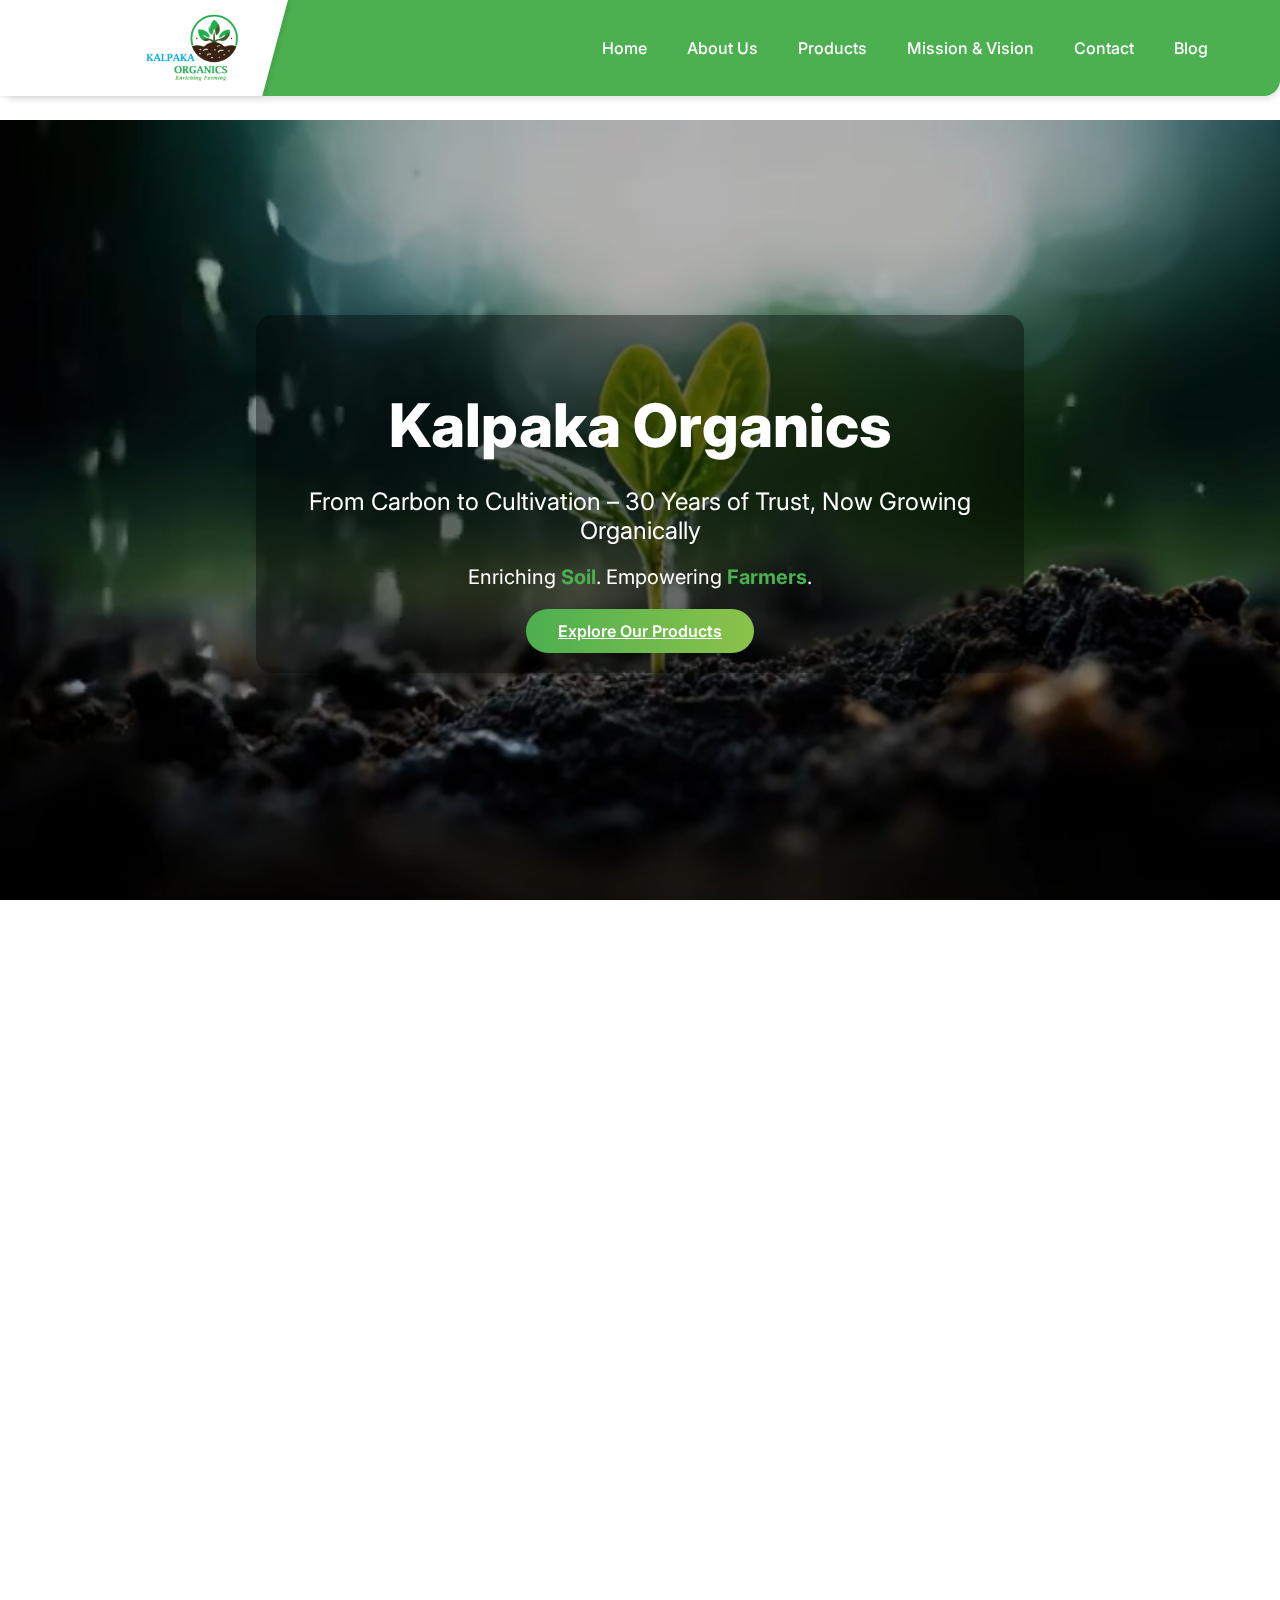
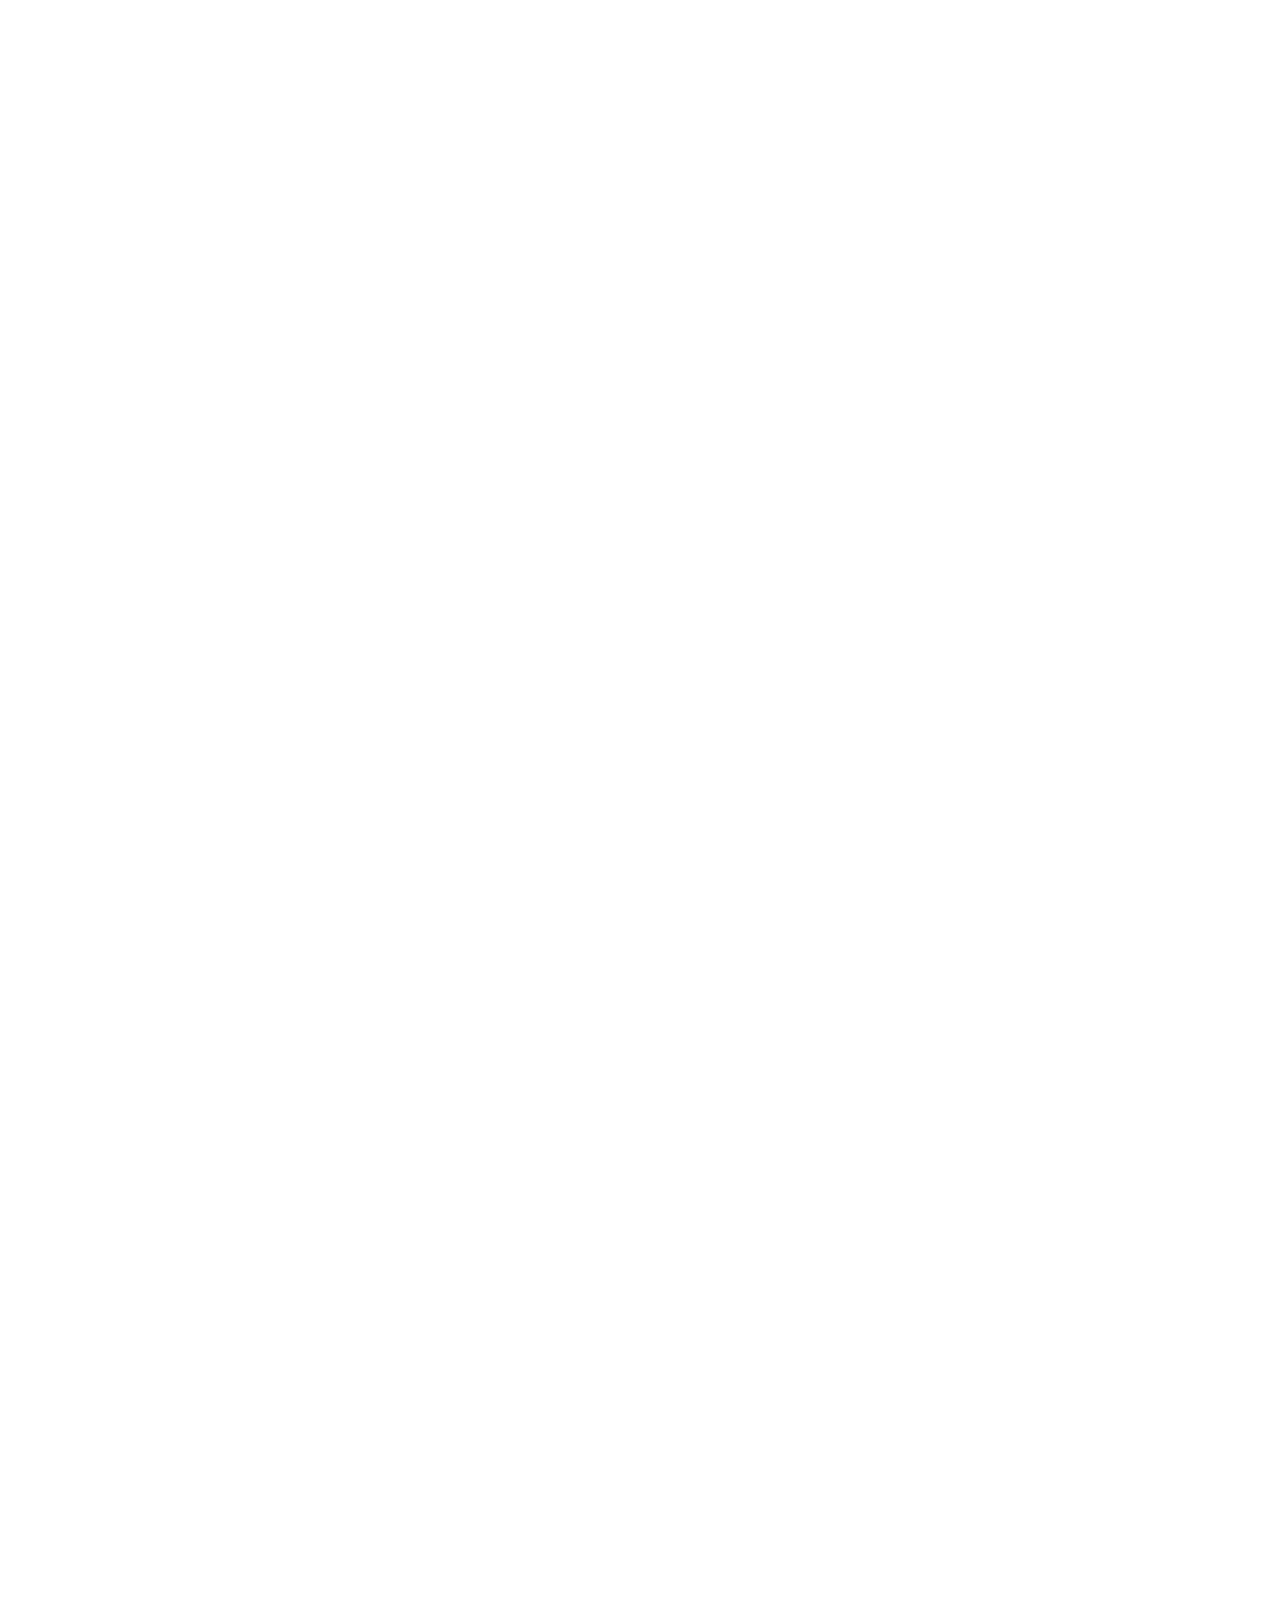
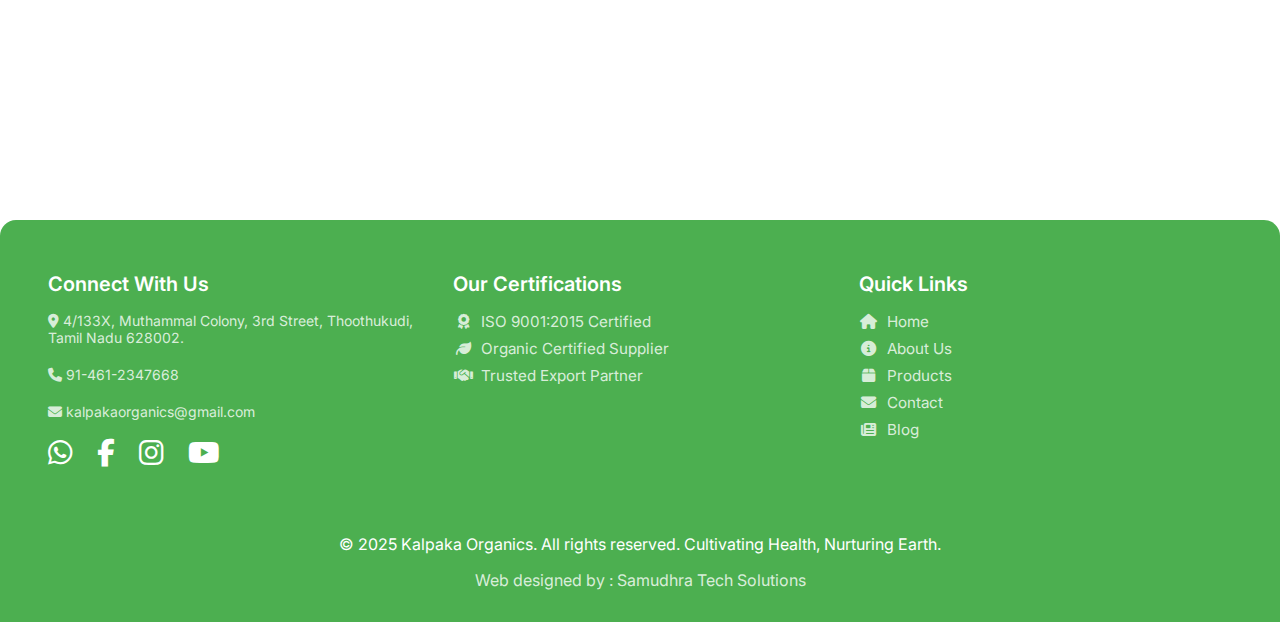
<file: index.html>
<!DOCTYPE html>
<html lang="en">
<head>
    <meta charset="UTF-8">
    <meta name="viewport" content="width=device-width, initial-scale=1.0">
    <meta name="description" content="Kalpaka Organics offers premium organic solutions for cultivation. Discover our range of Vermi Star compost, Pot Star mix, and Amino Star nutrients. From Carbon to Cultivation – trust our 30-year legacy.">
    <title>Kalpaka Organics - Nurturing Nature. Enriching Soil.</title>
    <!-- Favicon using your provided image -->
    <link rel="icon" href="logo1.jpeg" type="image/png">
    <!-- External CSS -->
    <link rel="stylesheet" href="style.css">
    <!-- Inter Font from Google Fonts -->
    <link href="https://fonts.googleapis.com/css2?family=Inter:wght@300;400;500;600;700&display=swap" rel="stylesheet">
    <!-- Font Awesome Icons CDN -->
    <link rel="stylesheet" href="https://cdnjs.cloudflare.com/ajax/libs/font-awesome/6.5.0/css/all.min.css">
</head>
<body>

    <!-- Loader -->
    <div id="loader-wrapper">
        <div id="loader" style="background-image: url('logo1.jpeg');"></div>
    </div>

    <!-- Fixed Header/Navigation -->
    <header class="header">
        <nav class="header-nav">
            <!-- Logo and Title - now a div -->
            <div class="header-logo-container">
                <!-- Logo image from your provided file -->
                <img src="logo1.jpeg" alt="Kalpaka Organics Logo">
                
                <!-- Kalpaka Organics text removed as per request -->
            </div>
            <!-- Desktop Navigation -->
            <ul class="nav-list">
                <li><a href="index.html" class="nav-link">Home</a></li>
                <li><a href="about.html" class="nav-link">About Us</a></li>
                <li><a href="products.html" class="nav-link">Products</a></li>
                <li><a href="about.html#mission-vision" class="nav-link"> Mission & Vision</a></li>
                <li><a href="contact.html" class="nav-link">Contact</a></li>
                <li><a href="blog.html" class="nav-link">Blog</a></li>
            </ul>
            <!-- Hamburger Menu Icon -->
            <div class="hamburger-menu" id="hamburger-menu">
                <i class="fa-solid fa-bars"></i>
            </div>
        </nav>
    </header>

    <!-- Mobile Navigation Overlay and Menu -->
    <div class="mobile-nav-overlay" id="mobile-nav-overlay"></div>
    <div class="mobile-nav" id="mobile-nav">
        <div class="close-mobile-nav" id="close-mobile-nav">
            <i class="fa-solid fa-times"></i>
        </div>
        <ul class="mobile-nav-list">
            <li><a href="index.html">Home</a></li>
            <li><a href="about.html">About Us</a></li>
            <li><a href="products.html">Products</a></li>
            <li><a href="about.html#mission-vision">Mission & Vision</a></li>
            <li><a href="contact.html">Contact</a></li>
            <li><a href="blog.html">Blog</a></li>
        </ul>
    </div>

    <main>
        <!-- Home Section with Video Background -->
        <section id="home" class="page-section video-background-container active">
            <!-- Video element for background -->
            <video autoplay loop muted playsinline class="background-video">
                <!-- IMPORTANT: Replace 'your-background-video.mp4' with the actual path to your video file -->
                <source src="index.mp4" type="video/mp4">
                <!-- Fallback for browsers that don't support the video tag -->
                Your browser does not support the video tag.
            </video>
            <div class="hero-content">
                <h1 class="hero-title">Kalpaka Organics</h1>
                <p class="hero-subtitle">From Carbon to Cultivation – 30 Years of Trust, Now Growing Organically</p>
                <p class="hero-tagline"> Enriching <strong class="text-primary-green">Soil</strong>. Empowering <strong class="text-primary-green">Farmers</strong>.</p>
                <a href="products.html" class="btn-modern">Explore Our Products</a>
            </div>
        </section>

        <!-- Home Page Content (from PDF) -->
        <section id="home-content" class="page-section bg-white">
            <div class="max-w-5xl mx-auto text-center mb-12">
                <h2 class="section-heading">Welcome to Kalpaka Organics</h2>
                <p class="section-subheading">
                    For over three decades, Kalpaka Chemicals Pvt. Ltd. has been a trusted manufacturer and global exporter of premium-quality activated carbon. Today, we proudly extend that legacy through the launch of Kalpaka Organics — a dedicated division focused on sustainable agriculture, healing the soil, promoting organic farming, and bringing real agriculture back to life.
                </p>
                <p class="section-subheading">
                    At Kalpaka Organics, we believe the future of farming lies in the health of the soil. That’s why we offer nature-powered solutions designed to enrich the earth, support farmers, and protect the environment.
                </p>
                <p class="section-subheading">Our products are:</p>
                <!-- REMOVED Tailwind flex classes here -->
                <ul class="content-list mb-10">
                    <li><i class="fa-solid fa-seedling"></i> Made with care</li>
                    <li><i class="fa-solid fa-certificate"></i> Tested for quality</li>
                    <li><i class="fa-solid fa-handshake-simple"></i> Trusted by farmers across regions</li>
                </ul>
                <p class="section-subheading">
                    Whether you're managing large farmlands or tending a home garden, we provide the organic inputs your soil and crops need to thrive — naturally.
                </p>

                <h3 class="text-3xl font-bold text-secondary-green mb-6">Key Highlights</h3>
                <div class="grid-container md:grid-cols-2 lg:grid-cols-3">
                    <div class="grid-item">
                        <p><i class="fa-solid fa-check-circle"></i> Over <strong class="text-primary-green">30 years</strong> of manufacturing excellence</p>
                    </div>
                    <div class="grid-item">
                        <p><i class="fa-solid fa-check-circle"></i> Serving clients across <strong class="text-primary-green">25+ countries</strong></p>
                    </div>
                    <div class="grid-item">
                        <p><i class="fa-solid fa-check-circle"></i> New venture focused on <strong class="text-primary-green">organic agricultural solutions</strong></p>
                    </div>
                    <div class="grid-item">
                        <p><i class="fa-solid fa-check-circle"></i> Products include <strong class="text-primary-green">Organic Compost, Vermi Compost, and Fish Amino Acid</strong></p>
                    </div>
                    <div class="grid-item lg:col-span-1">
                        <p><i class="fa-solid fa-check-circle"></i> Committed to <strong class="text-primary-green">soil health, farmers well-being, and environmental sustainability</strong></p>
                    </div>
                </div>
            </div>
        </section>

        <!-- Testimonials Section - SLIDESHOW -->
        <section id="testimonials" class="page-section">
            <div class="max-w-5xl mx-auto text-center mb-12">
                <h2 class="section-heading">What Our Customers Say</h2>
                <p class="section-subheading">Real feedback from farmers, gardeners, and partners who trust Kalpaka Organics.</p>
            </div>

            <div class="slideshow-container">
                <div class="slides-wrapper">
                    <!-- Testimonial Slide 1 -->
                    <div class="testimonial-slide">
                        <i class="fa-solid fa-quote-right"></i>
                        <p class="italic">"Hear how our organic products are making a difference in  <strong class="text-primary-green">real farms and gardens</strong></p>
                        <p class="font-semibold">- Voices from the Field</p>
                    </div>
                    <!-- Testimonial Slide 2 -->
                    <div class="testimonial-slide">
                        <i class="fa-solid fa-quote-right"></i>
                        <p class="italic">" <strong class="text-primary-green">Trusted by Growers</strong>across regions - here's what they have to say about our <strong class="text-primary-green">quality and service</strong>."</p>
                        <p class="font-semibold">- Testimonials</p>
                    </div>
                    <!-- Testimonial Slide 3 -->
                    <div class="testimonial-slide">
                        <i class="fa-solid fa-quote-right"></i>
                        <p class="italic">"Experience shared by those who have seen the difference with  <strong class="text-primary-green">Kalpaka Organics</strong>."</p>
                        <p class="font-semibold">- Organic Results. Real Stories</p>
                    </div>
                </div>

                <!-- Navigation Buttons -->
                <a class="slideshow-nav-btn prev-btn" onclick="plusSlides(-1)"><i class="fa-solid fa-chevron-left"></i></a>
                <a class="slideshow-nav-btn next-btn" onclick="plusSlides(1)"><i class="fa-solid fa-chevron-right"></i></a>

                <!-- Dots -->
                <div class="dots-container">
                    <span class="dot" onclick="currentSlide(1)"></span>
                    <span class="dot" onclick="currentSlide(2)"></span>
                    <span class="dot" onclick="currentSlide(3)"></span>
                </div>
            </div>
        </section>

        <!-- Why Choose Organic Farming Section -->
        <section id="why-organic" class="page-section bg-white">
            <div class="max-w-6xl mx-auto text-center">
                <h2 class="section-heading">Why Choose Organic Farming?</h2>
                <p class="section-subheading">
                    At Kalpaka Organics, we believe organic farming isn’t just better for the land — it’s better for life. Real growth begins with healthy soil, Organic farming, and a commitment to the Earth. Every handful of organic soil holds hope for tomorrow, because the Earth deserves better — and so do you. Organic farming isn’t just a method; it’s a movement towards <strong class="text-primary-green">healthier soil, safer food, and a truly sustainable future</strong>.
                </p>
                <div class="grid-container md:grid-cols-2 lg:grid-cols-3">
                    <div class="grid-item">
                        <h3 class="text-2xl font-semibold text-secondary-green mb-3 flex items-center"><i class="fa-solid fa-leaf mr-2"></i>Healthier Soil, Healthier Crops</h3>
                        <p>Organic compost and natural inputs rebuild soil fertility, boost microbial life, and help crops grow stronger — <strong class="text-primary-green">naturally</strong>.</p>
                    </div>
                    <div class="grid-item">
                        <h3 class="text-2xl font-semibold text-secondary-green mb-3 flex items-center"><i class="fa-solid fa-ban mr-2"></i>Chemical-Free Food for Families</h3>
                        <p>Say goodbye to harmful pesticides and synthetic fertilizers. Organic farming delivers food that’s <strong class="text-primary-green">clean, safe, and chemical-residue free</strong>.</p>
                    </div>
                    <div class="grid-item">
                        <h3 class="text-2xl font-semibold text-secondary-green mb-3 flex items-center"><i class="fa-solid fa-apple-whole mr-2"></i>Real Taste. Real Nutrition.</h3>
                        <p>Organic crops grow slowly and naturally — giving them <strong class="text-primary-green">better taste, longer shelf life, and deeper nourishment</strong>.</p>
                    </div>
                    <div class="grid-item">
                        <h3 class="text-2xl font-semibold text-secondary-green mb-3 flex items-center"><i class="fa-solid fa-water mr-2"></i>Cleaner Water. Fresh Air.</h3>
                        <p>No toxic runoff. No groundwater contamination. Just <strong class="text-primary-green">clean, green farming</strong> that respects the ecosystem.</p>
                    </div>
                    <div class="grid-item">
                        <h3 class="text-2xl font-semibold text-secondary-green mb-3 flex items-center"><i class="fa-solid fa-chart-line mr-2"></i>Higher Market Value</h3>
                        <p>The demand for organic produce is rising worldwide. Farmers who go organic often enjoy <strong class="text-primary-green">better prices, stronger brands, and loyal buyers</strong>.</p>
                    </div>
                    <div class="grid-item">
                        <h3 class="text-2xl font-semibold text-secondary-green mb-3 flex items-center"><i class="fa-solid fa-globe mr-2"></i>Eco-Friendly & Climate-Smart</h3>
                        <p>Organic farming reduces carbon footprint and pollution — it’s farming that <strong class="text-primary-green">fights climate change and preserves the planet</strong>.</p>
                    </div>
                    <div class="grid-item">
                        <h3 class="text-2xl font-semibold text-secondary-green mb-3 flex items-center"><i class="fa-solid fa-carrot mr-2"></i>Better Crops. Healthier Yields.</h3>
                        <ul class="content-list items-start mt-2">
                            <li><i class="fa-solid fa-check"></i> Boosts flowering and fruiting</li>
                            <li><i class="fa-solid fa-check"></i> Rich in nutrients and flavor</li>
                            <li><i class="fa-solid fa-check"></i> Improves shelf life naturally</li>
                        </ul>
                    </div>
                    <div class="grid-item">
                        <h3 class="text-2xl font-semibold text-secondary-green mb-3 flex items-center"><i class="fa-solid fa-sack-dollar mr-2"></i>Better Returns for Farmers</h3>
                        <ul class="content-list items-start mt-2">
                            <li><i class="fa-solid fa-check"></i> Growing consumer demand</li>
                            <li><i class="fa-solid fa-check"></i> Higher resale value</li>
                            <li><i class="fa-solid fa-check"></i> Trusted by conscious buyers</li>
                        </ul>
                    </div>
                    <div class="grid-item">
                        <h3 class="text-2xl font-semibold text-secondary-green mb-3 flex items-center"><i class="fa-solid fa-seedling mr-2"></i>Sustainable Farming for Generations</h3>
                        <p>Organic methods protect soil structure, reduce erosion, and support biodiversity — ensuring your land stays <strong class="text-primary-green">productive for years to come by Circular economy</strong>
                             "What comes from soil goes back to soil,<strong class="text-primary-green"> as that is where it belongs"</strong></p>
                    </div>
                </div>
            </div>
        </section>

        <!-- Removed Our Vision Section from here -->
    </main>

    <!-- Footer -->
    <footer class="footer">
        <div class="footer-top-sections">
            <div class="footer-section social-media">
                <h3>Connect With Us</h3>
                <div class="footer-contact-line">
                    <i class="fa-solid fa-location-dot"></i> <span>  4/133X, Muthammal Colony, 3rd Street, Thoothukudi, Tamil Nadu
                        628002.</span>
                </div><br>
                <div class="footer-contact-line">
                    <i class="fa-solid fa-phone"></i> <span>91-461-2347668</span>
                </div><br>
                <div class="footer-contact-line">
                    <i class="fa-solid fa-envelope"></i> <span>kalpakaorganics@gmail.com</span>
                </div>
                <div class="social-icons">
                    <a href="https://wa.me/yourphonenumber" target="_blank" aria-label="WhatsApp"><i class="fab fa-whatsapp"></i></a>
                    <a href="https://facebook.com/yourpagename" target="_blank" aria-label="Facebook"><i class="fab fa-facebook-f"></i></a>
                    <a href="https://instagram.com/yourusername" target="_blank" aria-label="Instagram"><i class="fab fa-instagram"></i></a>
                     <a href="https://www.youtube.com/@yourchannelname" target="_blank" aria-label="YouTube"><i class="fab fa-youtube"></i></a>
                </div>
            </div>
            <div class="footer-section certifications">
                <h3>Our Certifications</h3>
                <ul>
                    <li><i class="fa-solid fa-award"></i> ISO 9001:2015 Certified</li>
                    <li><i class="fa-solid fa-leaf"></i> Organic Certified Supplier</li>
                    <li><i class="fa-solid fa-handshake"></i> Trusted Export Partner</li>
                </ul>
            </div>
            <!-- New Quick Links Section with Icons -->
            <div class="footer-section quick-links">
                <h3>Quick Links</h3>
                <ul>
                    <li><a href="index.html"><i class="fa-solid fa-home"></i> Home</a></li>
                    <li><a href="about.html"><i class="fa-solid fa-circle-info"></i> About Us</a></li>
                    <li><a href="products.html"><i class="fa-solid fa-box"></i> Products</a></li>
                    <li><a href="contact.html"><i class="fa-solid fa-envelope"></i> Contact</a></li>
                    <li><a href="blog.html"><i class="fa-solid fa-newspaper"></i> Blog</a></li>
                </ul>
            </div>
        </div>
        <div class="footer-bottom-copyright">
            <p>&copy; 2025 Kalpaka Organics. All rights reserved. Cultivating Health, Nurturing Earth.</p>
            <div class="footer-links">
                <a href="https://samudhratechsolutions.biz/" target="_blank">Web designed by : Samudhra Tech Solutions</a>
            </div>
        </div>
    </footer>

    <!-- Three.js CDN (REMOVED from here) -->
    <script>
        document.addEventListener('DOMContentLoaded', () => {
            // --- Loader Logic ---
            const loaderWrapper = document.getElementById('loader-wrapper');
            window.addEventListener('load', () => {
                loaderWrapper.classList.add('loader-hidden');
            });

            // --- Mobile Navigation Logic ---
            const hamburgerMenu = document.getElementById('hamburger-menu');
            const mobileNav = document.getElementById('mobile-nav');
            const closeMobileNav = document.getElementById('close-mobile-nav');
            const mobileNavOverlay = document.getElementById('mobile-nav-overlay');
            const mobileNavLinks = document.querySelectorAll('.mobile-nav-list a');

            hamburgerMenu.addEventListener('click', () => {
                mobileNav.classList.add('open');
                mobileNavOverlay.classList.add('open'); // Also open the overlay
            });

            closeMobileNav.addEventListener('click', () => {
                mobileNav.classList.remove('open');
                mobileNavOverlay.classList.remove('open'); // Also close the overlay
            });

            mobileNavOverlay.addEventListener('click', () => {
                mobileNav.classList.remove('open');
                mobileNavOverlay.classList.remove('open'); // Also close the overlay
            });

            mobileNavLinks.forEach(link => {
                link.addEventListener('click', () => {
                    mobileNav.classList.remove('open');
                    mobileNavOverlay.classList.remove('open');
                });
            });


            // --- Page Section Intersection Observer ---
            const sections = document.querySelectorAll('.page-section');
            const sectionObserver = new IntersectionObserver((entries) => {
                entries.forEach(entry => {
                    if (entry.isIntersecting) {
                        entry.target.classList.add('active');
                    } else {
                        // Optionally remove 'active' class when out of view for re-animation on scroll back
                        // entry.target.classList.remove('active');
                    }
                });
            }, {
                rootMargin: '0px',
                threshold: 0.1 // Trigger when 10% of the section is visible
            });

            // Observe all sections except the initial home, which is active by default
            sections.forEach(section => {
                if (section.id !== 'home') {
                    sectionObserver.observe(section);
                }
            });

            // Ensure the initial home section is active on load
            document.getElementById('home').classList.add('active');


            // --- Parallax Scrolling Effect (REMOVED: not applicable with video background) ---
            // const parallaxBg = document.querySelector('.parallax-bg');
            // const parallaxContainer = document.querySelector('.parallax-container');
            // if (parallaxBg && parallaxContainer) {
            //     const parallaxSpeed = 0.3;
            //     window.addEventListener('scroll', () => {
            //         const scrollPosition = window.pageYOffset;
            //         const containerTop = parallaxContainer.offsetTop;
            //         const relativeScroll = scrollPosition - containerTop;
            //         if (relativeScroll >= 0 && relativeScroll <= parallaxContainer.offsetHeight) {
            //             parallaxBg.style.transform = `translateY(${relativeScroll * parallaxSpeed}px)`;
            //         } else if (relativeScroll < 0) {
            //             parallaxBg.style.transform = `translateY(0px)`;
            //         }
            //     });
            // }

            // --- Testimonial Slideshow Logic (for home page only) ---
            const slideshowContainer = document.querySelector('.slideshow-container');
            const slides = document.querySelectorAll('.testimonial-slide');
            if (slides.length > 0) { // Only run if testimonial slides exist on this page
                let slideIndex = 1;
                const dots = document.querySelectorAll('.dot');
                const slidesWrapper = document.querySelector('.slides-wrapper');
                let autoSlideInterval; // Declare interval variable

                // Store background image URLs for each slide
                const backgroundImages = [
                    'index2.jpg', // For slide 1 (using your uploaded image)
                    'index4.jpg', // For slide 2
                    'index5.jpg'  // For slide 3
                ];

                function showSlides(n) {
                    if (n > slides.length) { slideIndex = 1 }
                    if (n < 1) { slideIndex = slides.length }

                    // Update the background image of the slideshow container
                    slideshowContainer.style.backgroundImage = `url('${backgroundImages[slideIndex - 1]}')`;

                    // Slide the content
                    slidesWrapper.style.transform = `translateX(-${(slideIndex - 1) * 100}%)`;

                    // Update dots
                    dots.forEach(dot => dot.classList.remove('active'));
                    if (dots[slideIndex - 1]) {
                        dots[slideIndex - 1].classList.add('active');
                    }
                }

                // Function to start automatic sliding
                function startAutoSlide() {
                    autoSlideInterval = setInterval(() => {
                        plusSlides(1);
                    }, 7000); // Change slide every 7 seconds
                }

                // Function to stop automatic sliding
                function stopAutoSlide() {
                    clearInterval(autoSlideInterval);
                }

                window.plusSlides = function(n) {
                    stopAutoSlide(); // Stop auto-slide on manual navigation
                    showSlides(slideIndex += n);
                    startAutoSlide(); // Restart auto-slide after a brief delay
                }

                window.currentSlide = function(n) {
                    stopAutoSlide(); // Stop auto-slide on manual navigation
                    showSlides(slideIndex = n);
                    startAutoSlide(); // Restart auto-slide after a brief delay
                }

                // Start auto-slide when the page loads
                startAutoSlide();

                // Pause/Resume auto-slide on hover
                slideshowContainer.addEventListener('mouseenter', stopAutoSlide);
                slideshowContainer.addEventListener('mouseleave', startAutoSlide);

                showSlides(slideIndex); // Initial display
            }
            // 3D Visualization script REMOVED from here
        });
    </script>
</body>
</html>
</file>
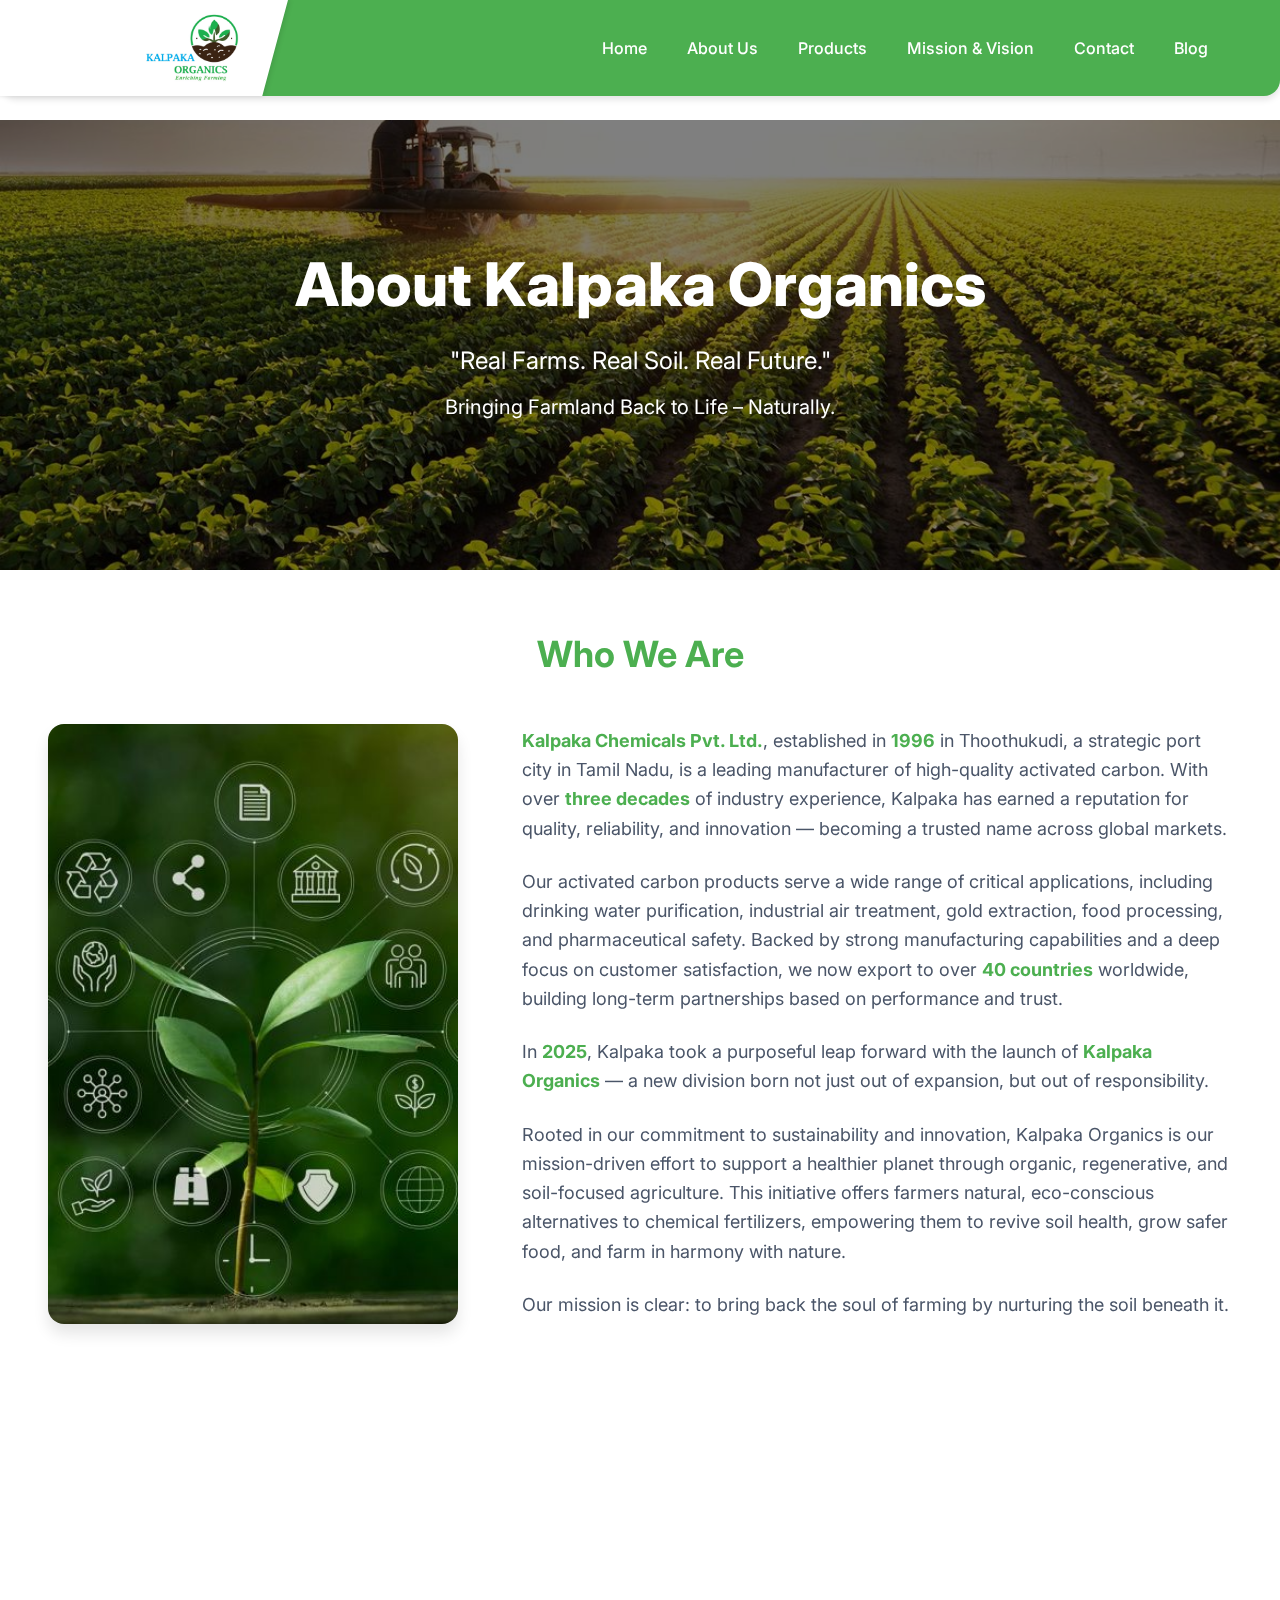
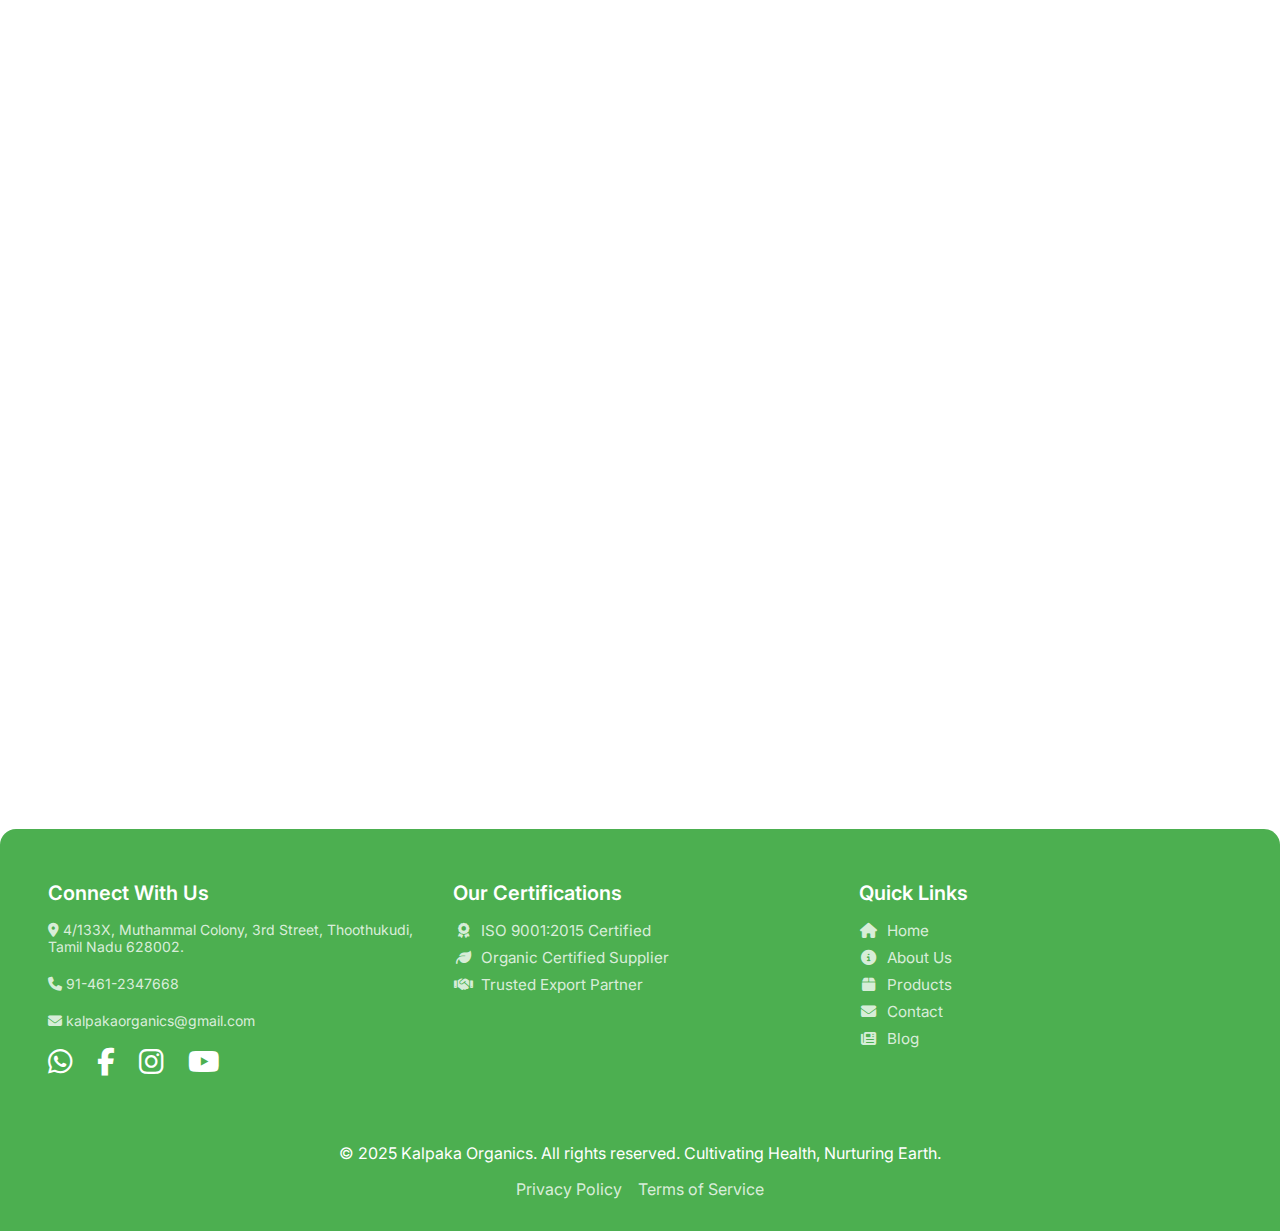
<file: about.html>
<!DOCTYPE html>
<html lang="en">
<head>
    <meta charset="UTF-8">
    <meta name="viewport" content="width=device-width, initial-scale=1.0">
    <meta name="description" content="Learn about Kalpaka Organics' 30-year legacy in organic farming and cultivation. We are passionate about preparing high-quality compost and nutrients. Discover our story and commitment to trust">
    <title>About Us - Kalpaka Organics</title>
    <!-- Favicon using your provided image -->
    <link rel="icon" href="logo1.jpeg" type="image/png">
    <!-- External CSS -->
    <link rel="stylesheet" href="style.css">
    <!-- Inter Font from Google Fonts -->
    <link href="https://fonts.googleapis.com/css2?family=Inter:wght@300;400;500;600;700&display=swap" rel="stylesheet">
    <!-- Font Awesome Icons CDN -->
    <link rel="stylesheet" href="https://cdnjs.cloudflare.com/ajax/libs/font-awesome/6.5.0/css/all.min.css">
</head>
<body>

    <!-- Loader (retained from index.html) -->
    <div id="loader-wrapper">
        <div id="loader" style="background-image: url('logo1.jpeg');"></div>
    </div>

    <!-- Fixed Header/Navigation (retained from index.html) -->
    <header class="header">
        <nav class="header-nav">
            <div class="header-logo-container">
                <img src="logo1.jpeg" alt="Kalpaka Organics Logo">
               
            </div>
            <ul class="nav-list">
                <li><a href="index.html" class="nav-link">Home</a></li>
                <li><a href="about.html" class="nav-link">About Us</a></li>
                <li><a href="products.html" class="nav-link">Products</a></li>
                <li><a href="about.html#mission-vision" class="nav-link"> Mission & Vision</a></li>
                <li><a href="contact.html" class="nav-link">Contact</a></li>
                <li><a href="blog.html" class="nav-link">Blog</a></li>
            </ul>
            <div class="hamburger-menu" id="hamburger-menu">
                <i class="fa-solid fa-bars"></i>
            </div>
        </nav>
    </header>

    <!-- Mobile Navigation Overlay and Menu (retained from index.html) -->
    <div class="mobile-nav-overlay" id="mobile-nav-overlay"></div>
    <div class="mobile-nav" id="mobile-nav">
        <div class="close-mobile-nav" id="close-mobile-nav">
            <i class="fa-solid fa-times"></i>
        </div>
        <ul class="mobile-nav-list">
            <li><a href="index.html">Home</a></li>
            <li><a href="about.html">About Us</a></li>
            <li><a href="products.html">Products</a></li>
            <li><a href="about.html#mission-vision"> Mission & Vision</a></li>
            <li><a href="contact.html">Contact</a></li>
            <li><a href="blog.html">Blog</a></li>
        </ul>
    </div>

    <main>
        <!-- Hero Section for About Us Page -->
        <section class="page-section hero-about" style="background-image: url('about.jpg');">
            <div class="hero-content">
                <h1 class="hero-title">About Kalpaka Organics</h1>
                <p class="hero-subtitle">"Real Farms. Real Soil. Real Future."</p>
                <p class="hero-tagline">Bringing Farmland Back to Life – Naturally. </p>
            </div>
        </section>

        <!-- Who We Are Section -->
        <section id="who-we-are" class="page-section bg-white">
            <div class="max-w-5xl mx-auto text-center">
                <h2 class="section-heading">Who We Are</h2>
                <div class="who-we-are-layout">
                    <div class="who-we-are-image-col">
                        <img src="whowe.jpeg" alt="Kalpaka Organics Overview" class="rounded-xl shadow-lg">
                    </div>
                    <div class="who-we-are-text-col">
                        <p class="section-subheading">
                            <strong>Kalpaka Chemicals Pvt. Ltd.</strong>, established in <strong>1996</strong> in Thoothukudi, a strategic port city in Tamil Nadu, is a leading manufacturer of high-quality activated carbon. With over <strong>three decades</strong> of industry experience, Kalpaka has earned a reputation for quality, reliability, and innovation — becoming a trusted name across global markets.
                        </p>
                        <p class="section-subheading">
                            Our activated carbon products serve a wide range of critical applications, including drinking water purification, industrial air treatment, gold extraction, food processing, and pharmaceutical safety. Backed by strong manufacturing capabilities and a deep focus on customer satisfaction, we now export to over <strong>40 countries</strong> worldwide, building long-term partnerships based on performance and trust.
                        </p>
                        <p class="section-subheading">
                            In <strong>2025</strong>, Kalpaka took a purposeful leap forward with the launch of <strong>Kalpaka Organics</strong> — a new division born not just out of expansion, but out of responsibility.
                        </p>
                        <p class="section-subheading">
                            Rooted in our commitment to sustainability and innovation, Kalpaka Organics is our mission-driven effort to support a healthier planet through organic, regenerative, and soil-focused agriculture. This initiative offers farmers natural, eco-conscious alternatives to chemical fertilizers, empowering them to revive soil health, grow safer food, and farm in harmony with nature.
                        </p>
                        <p class="section-subheading">
                            Our mission is clear: to bring back the soul of farming by nurturing the soil beneath it.
                        </p>
                    </div>
                </div>
            </div>
        </section>

        <!-- Why This Shift? Section - Image on Right -->
        <section id="why-shift" class="page-section">
            <div class="max-w-5xl mx-auto text-center">
                <h2 class="section-heading">Why This Shift?</h2>
                <div class="why-shift-layout">
                    <!-- Image column first for right alignment on desktop (due to flex-direction-reverse) -->
                    <div class="why-shift-image-col">
                        <img src="shift.jpg" alt="Why Organic Shift" class="rounded-xl shadow-lg">
                    </div>
                    <div class="why-shift-text-col">
                        <p class="section-subheading">
                            Agriculture is the backbone of India, and as a company rooted in the agricultural and coastal belt of Thoothukudi, we’ve witnessed the growing challenges of soil degradation and chemical overuse.
                        </p>
                        <p class="section-subheading">
                            With rising concern for environmental health and food safety, we believe the future lies in <strong>organic farming</strong> — a sustainable approach that revives the soil, nurtures safer food systems, and ensures long-term farm productivity.
                        </p>
                        <p class="section-subheading">
                            With our technical expertise, state-of-the-art production capabilities, and a long-standing commitment to sustainability, <strong>Kalpaka Organics</strong> is proud to be part of India’s <strong>Organic revolution</strong> — empowering farmers and protecting the planet, one field at a time.
                        </p>
                    </div>
                </div>
            </div>
        </section>

        <!-- Combined Mission & Vision Section -->
        <section id="mission-vision" class="page-section">
            <div class="max-w-5xl mx-auto text-center">
                <h2 class="section-heading">Our Mission & Vision</h2>
                <div class="mission-vision-grid">
                    <!-- Mission Card -->
                    <div class="mission-vision-card mission">
                        <video autoplay loop muted playsinline class="card-background-video">
                            <source src="mission.mp4" type="video/mp4">
                            Your browser does not support the video tag.
                        </video>
                        <div class="card-content-wrapper">
                            <h3 class="card-heading"><i class="fa-solid fa-seedling"></i> Our Mission</h3>
                            <p class="card-text">
                                To bring organic farming back into everyday life — not as an alternative, but as the only true way of farming.
                                We are committed to restoring the natural balance between soil, crops, and farmers — just as nature intended.
                                Our goal is simple yet powerful: Revive the soil. Respect the earth. Rebuild the future.
                            </p>
                        </div>
                    </div>

                    <!-- Vision Card -->
                    <div class="mission-vision-card vision">
                        <video autoplay loop muted playsinline class="card-background-video">
                            <source src="vision.mp4" type="video/mp4">
                            Your browser does not support the video tag.
                        </video>
                        <div class="card-content-wrapper">
                            <h3 class="card-heading"><i class="fa-solid fa-eye"></i> Our Vision</h3>
                            <p class="card-text">
                                To create a future where every farm nurtures the earth, every crop grows in living, fertile soil, and every generation chooses food that is safe, pure, and natural.
                                We envision a world where organic farming is no longer a choice — it’s the norm.
                            </p>
                        </div>
                    </div>
                </div>
            </div>
        </section>
    </main>

    <!-- Footer (Updated to match index.html structure) -->
    <footer class="footer">
        <div class="footer-top-sections">
            <div class="footer-section social-media">
                <h3>Connect With Us</h3>
                <div class="footer-contact-line">
                    <i class="fa-solid fa-location-dot"></i> <span>  4/133X, Muthammal Colony, 3rd Street, Thoothukudi, Tamil Nadu
                        628002.</span>
                </div><br>
                <div class="footer-contact-line">
                    <i class="fa-solid fa-phone"></i> <span>91-461-2347668</span>
                </div><br>
                <div class="footer-contact-line">
                    <i class="fa-solid fa-envelope"></i> <span>kalpakaorganics@gmail.com</span>
                </div>
                <div class="social-icons">
                    <a href="https://wa.me/yourphonenumber" target="_blank" aria-label="WhatsApp"><i class="fab fa-whatsapp"></i></a>
                    <a href="https://facebook.com/yourpagename" target="_blank" aria-label="Facebook"><i class="fab fa-facebook-f"></i></a>
                    <a href="https://instagram.com/yourusername" target="_blank" aria-label="Instagram"><i class="fab fa-instagram"></i></a>
                    <a href="https://www.youtube.com/@yourchannelname" target="_blank" aria-label="YouTube"><i class="fab fa-youtube"></i></a>

                </div>
            </div>
            <div class="footer-section certifications">
                <h3>Our Certifications</h3>
                <ul>
                    <li><i class="fa-solid fa-award"></i> ISO 9001:2015 Certified</li>
                    <li><i class="fa-solid fa-leaf"></i> Organic Certified Supplier</li>
                    <li><i class="fa-solid fa-handshake"></i> Trusted Export Partner</li>
                </ul>
            </div>
            <!-- Quick Links Section with Icons -->
            <div class="footer-section quick-links">
                <h3>Quick Links</h3>
                <ul>
                    <li><a href="index.html"><i class="fa-solid fa-home"></i> Home</a></li>
                    <li><a href="about.html"><i class="fa-solid fa-circle-info"></i> About Us</a></li>
                    <li><a href="products.html"><i class="fa-solid fa-box"></i> Products</a></li>
                    <li><a href="contact.html"><i class="fa-solid fa-envelope"></i> Contact</a></li>
                    <li><a href="blog.html"><i class="fa-solid fa-newspaper"></i> Blog</a></li>
                </ul>
            </div>
        </div>
        <div class="footer-bottom-copyright">
            <p>&copy; 2025 Kalpaka Organics. All rights reserved. Cultivating Health, Nurturing Earth.</p>
            <div class="footer-links">
                <a href="#">Privacy Policy</a>
                <a href="#">Terms of Service</a>
            </div>
        </div>
    </footer>

    <script>
        document.addEventListener('DOMContentLoaded', () => {
            // --- Loader Logic ---
            const loaderWrapper = document.getElementById('loader-wrapper');
            window.addEventListener('load', () => {
                loaderWrapper.classList.add('loader-hidden');
            });

            // --- Mobile Navigation Logic ---
            const hamburgerMenu = document.getElementById('hamburger-menu');
            const mobileNav = document.getElementById('mobile-nav');
            const closeMobileNav = document.getElementById('close-mobile-nav');
            const mobileNavOverlay = document.getElementById('mobile-nav-overlay');
            const mobileNavLinks = document.querySelectorAll('.mobile-nav-list a');

            hamburgerMenu.addEventListener('click', () => {
                mobileNav.classList.add('open');
                mobileNavOverlay.classList.add('open');
            });

            closeMobileNav.addEventListener('click', () => {
                mobileNav.classList.remove('open');
                mobileNavOverlay.classList.remove('open');
            });

            mobileNavOverlay.addEventListener('click', () => {
                mobileNav.classList.remove('open');
                mobileNavOverlay.classList.remove('open');
            });

            mobileNavLinks.forEach(link => {
                link.addEventListener('click', () => {
                    mobileNav.classList.remove('open');
                    mobileNavOverlay.classList.remove('open');
                });
            });

            // --- Page Section Intersection Observer (retained and adapted for about page) ---
            const sections = document.querySelectorAll('.page-section');
            const sectionObserver = new IntersectionObserver((entries) => {
                entries.forEach(entry => {
                    if (entry.isIntersecting) {
                        entry.target.classList.add('active');
                    } else {
                        // Optionally remove 'active' class when out of view for re-animation on scroll back
                        // entry.target.classList.remove('active');
                    }
                });
            }, {
                rootMargin: '0px',
                threshold: 0.1 // Trigger when 10% of the section is visible
            });

            // Observe all sections, including the hero on this page, as it's not "active" by default here
            sections.forEach(section => {
                sectionObserver.observe(section);
            });
        });
    </script>
</body>
</html>
</file>
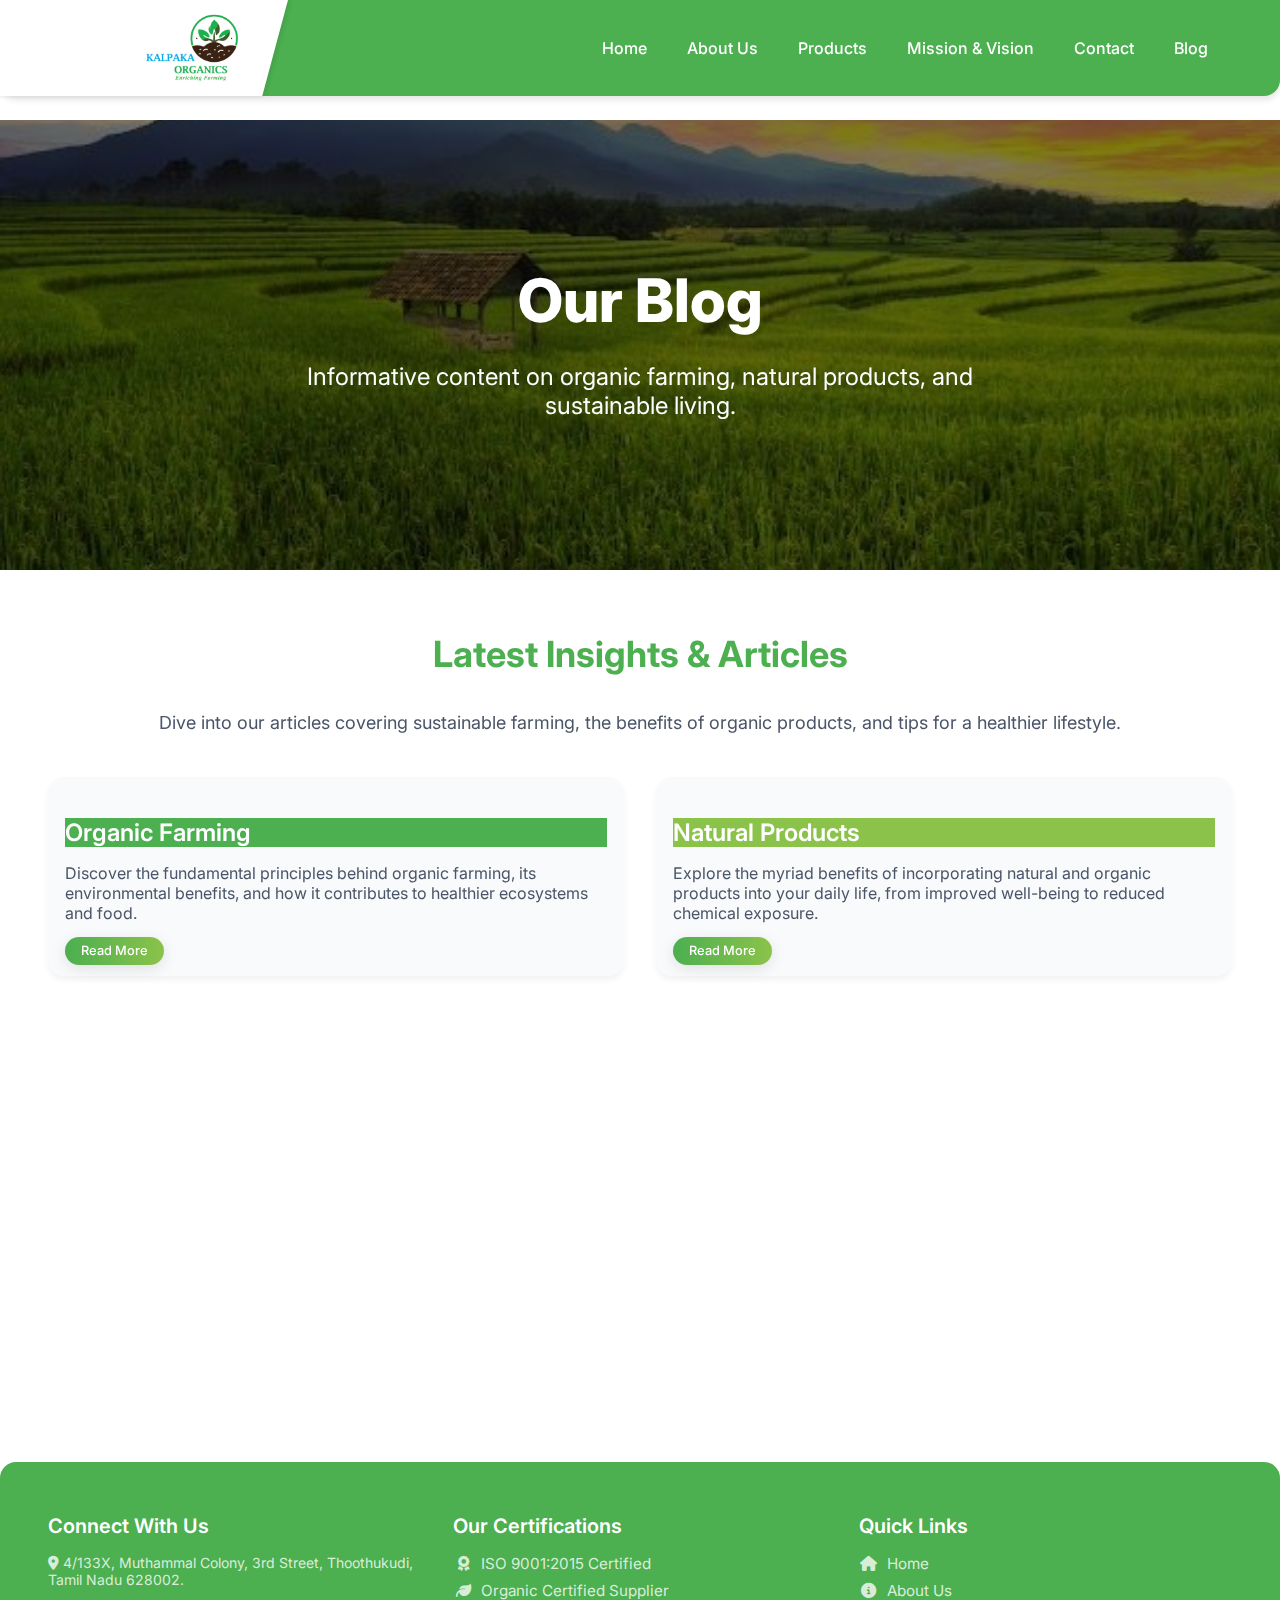
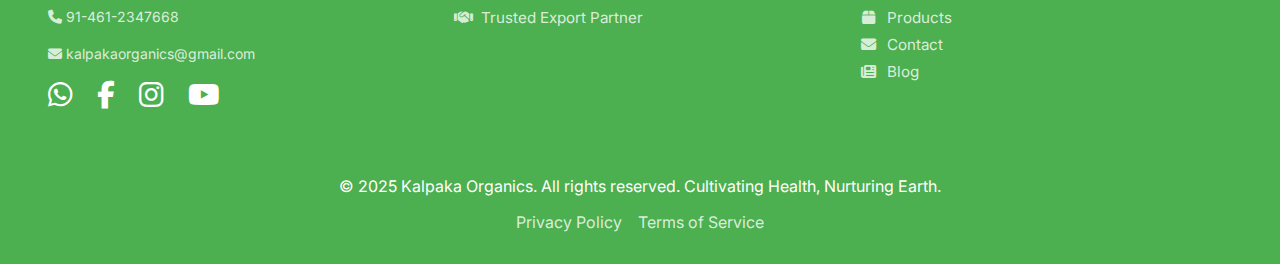
<file: blog.html>
<!DOCTYPE html>
<html lang="en">
<head>
    <meta charset="UTF-8">
    <meta name="viewport" content="width=device-width, initial-scale=1.0">
    <meta name="description" content=" Grow healthier plants and gardens with our expert guides. Explore the Kalpaka Organics blog for valuable tips on composting, organic farming, and using our Vermi Star products.">
    <title>Kalpaka Organics - Blog</title>
    <!-- Favicon -->
    <link rel="icon" href="logo1.jpeg" type="image/png">

    <!-- Custom CSS - This links to your provided style.css -->
    <link rel="stylesheet" href="style.css">

    <!-- Google Fonts: Inter for body -->
    <link href="https://fonts.googleapis.com/css2?family=Inter:wght@300;400;500;600;700&display=swap" rel="stylesheet">
    <!-- Font Awesome Icons CDN -->
    <link rel="stylesheet" href="https://cdnjs.cloudflare.com/ajax/libs/font-awesome/6.5.0/css/all.min.css">
</head>
<body>

    <!-- Loader -->
    <div id="loader-wrapper">
        <div id="loader" style="background-image: url('logo1.jpeg');"></div>
    </div>

    <!-- Fixed Header/Navigation -->
    <header class="header">
        <nav class="header-nav">
            <!-- Logo and Title -->
            <div class="header-logo-container">
                <img src="logo1.jpeg" alt="Kalpaka Organics Logo">
                
            </div>
            <!-- Desktop Navigation -->
            <ul class="nav-list">
                <li><a href="index.html" class="nav-link">Home</a></li>
                <li><a href="about.html" class="nav-link">About Us</a></li>
                <li><a href="products.html" class="nav-link">Products</a></li>
                <li><a href="about.html#mission-vision" class="nav-link">Mission & Vision</a></li>
                <li><a href="contact.html" class="nav-link">Contact</a></li>
                <li><a href="blog.html" class="nav-link">Blog</a></li>
            </ul>
            <!-- Hamburger Menu Icon -->
            <div class="hamburger-menu" id="hamburger-menu">
                <i class="fa-solid fa-bars"></i>
            </div>
        </nav>
    </header>

    <!-- Mobile Navigation Overlay and Menu -->
    <div class="mobile-nav-overlay" id="mobile-nav-overlay"></div>
    <div class="mobile-nav" id="mobile-nav">
        <div class="close-mobile-nav" id="close-mobile-nav">
            <i class="fa-solid fa-times"></i>
        </div>
        <ul class="mobile-nav-list">
            <li><a href="index.html">Home</a></li>
            <li><a href="about.html">About Us</a></li>
            <li><a href="products.html">Products</a></li>
            <li><a href="about.html#mission-vision">Mission & Vision</a></li>
            <li><a href="contact.html">Contact</a></li>
            <li><a href="blog.html">Blog</a></li>
        </ul>
    </div>

    <main>
        <!-- Hero Section for Blog Page -->
        <section class="page-section hero-about" style="background-image: url('blog.jpg');">
            <div class="hero-content">
                <h1 class="hero-title">Our Blog</h1>
                <p class="hero-subtitle">Informative content on organic farming, natural products, and sustainable living.</p>
            </div>
        </section>

        <!-- Blog Posts Section -->
        <section id="blog-posts" class="page-section">
            <div class="max-w-5xl mx-auto text-center">
                <h2 class="section-heading">Latest Insights & Articles</h2>
                <p class="section-subheading">
                    Dive into our articles covering sustainable farming, the benefits of organic products, and tips for a healthier lifestyle.
                </p>

                <div class="blog-grid">
                    <!-- Blog Post 1 -->
                    <div class="blog-post-card animate-slide-up">
                        <div class="blog-square-top" style="background-color: var(--color-primary-green);">
                            <h3 class="blog-square-title">Organic Farming</h3>
                        </div>
                        <div class="blog-content-below-square">
                            <p>Discover the fundamental principles behind organic farming, its environmental benefits, and how it contributes to healthier ecosystems and food.</p>
                            <a href="#" class="btn-modern">Read More</a>
                        </div>
                    </div>

                    <!-- Blog Post 2 -->
                    <div class="blog-post-card animate-slide-up">
                        <div class="blog-square-top" style="background-color: var(--color-secondary-green);">
                            <h3 class="blog-square-title">Natural Products</h3>
                        </div>
                        <div class="blog-content-below-square">
                            <p>Explore the myriad benefits of incorporating natural and organic products into your daily life, from improved well-being to reduced chemical exposure.</p>
                            <a href="#" class="btn-modern">Read More</a>
                        </div>
                    </div>

                    <!-- Blog Post 3 -->
                    <div class="blog-post-card animate-slide-up">
                        <div class="blog-square-top" style="background-color: var(--color-primary-green);">
                            <h3 class="blog-square-title">Soil Health</h3>
                        </div>
                        <div class="blog-content-below-square">
                            <p>Delve into the crucial role of healthy soil in organic farming, its biodiversity, and how sustainable practices nurture this vital resource.</p>
                            <a href="#" class="btn-modern">Read More</a>
                        </div>
                    </div>

                    <!-- Blog Post 4 -->
                    <div class="blog-post-card animate-slide-up">
                        <div class="blog-square-top" style="background-color: var(--color-secondary-green);">
                            <h3 class="blog-square-title">Pest Control</h3>
                        </div>
                        <div class="blog-content-below-square">
                            <p>Learn about effective and environmentally safe methods for managing pests in your garden without resorting to harmful synthetic chemicals.</p>
                            <a href="#" class="btn-modern">Read More</a>
                        </div>
                    </div>

                    <!-- Blog Post 5 -->
                    <div class="blog-post-card animate-slide-up">
                        <div class="blog-square-top" style="background-color: var(--color-primary-green);">
                            <h3 class="blog-square-title">Composting</h3>
                        </div>
                        <div class="blog-content-below-square">
                            <p>Start your composting journey with this easy-to-follow guide, turning kitchen scraps and yard waste into valuable organic fertilizer.</p>
                            <a href="#" class="btn-modern">Read More</a>
                        </div>
                    </div>

                    <!-- Blog Post 6 -->
                    <div class="blog-post-card animate-slide-up">
                        <div class="blog-square-top" style="background-color: var(--color-secondary-green);">
                            <h3 class="blog-square-title">Sustainable Living</h3>
                        </div>
                        <div class="blog-content-below-square">
                            <p>Explore practical tips and habits you can adopt in your daily life to contribute to a more sustainable and eco-conscious world.</p>
                            <a href="#" class="btn-modern">Read More</a>
                        </div>
                    </div>
                </div>
            </div>
        </section>
    </main>

    <!-- Footer -->
    <footer class="footer">
        <div class="footer-top-sections">
            <div class="footer-section social-media">
                <h3>Connect With Us</h3>
                <div class="footer-contact-line">
                    <i class="fa-solid fa-location-dot"></i> <span>  4/133X, Muthammal Colony, 3rd Street, Thoothukudi, Tamil Nadu
                        628002.</span>
                </div><br>
                <div class="footer-contact-line">
                    <i class="fa-solid fa-phone"></i> <span>91-461-2347668</span>
                </div><br>
                <div class="footer-contact-line">
                    <i class="fa-solid fa-envelope"></i> <span>kalpakaorganics@gmail.com</span>
                </div>
                <div class="social-icons">
                    <a href="https://wa.me/yourphonenumber" target="_blank" aria-label="WhatsApp"><i class="fab fa-whatsapp"></i></a>
                    <a href="https://facebook.com/yourpagename" target="_blank" aria-label="Facebook"><i class="fab fa-facebook-f"></i></a>
                    <a href="https://instagram.com/yourusername" target="_blank" aria-label="Instagram"><i class="fab fa-instagram"></i></a>
                    <a href="https://www.youtube.com/@yourchannelname" target="_blank" aria-label="YouTube"><i class="fab fa-youtube"></i></a>
                </div>
            </div>
            <div class="footer-section certifications">
                <h3>Our Certifications</h3>
                <ul>
                    <li><i class="fa-solid fa-award"></i> ISO 9001:2015 Certified</li>
                    <li><i class="fa-solid fa-leaf"></i> Organic Certified Supplier</li>
                    <li><i class="fa-solid fa-handshake"></i> Trusted Export Partner</li>
                </ul>
            </div>
            <!-- New Quick Links Section with Icons -->
            <div class="footer-section quick-links">
                <h3>Quick Links</h3>
                <ul>
                    <li><a href="index.html"><i class="fa-solid fa-home"></i> Home</a></li>
                    <li><a href="about.html"><i class="fa-solid fa-circle-info"></i> About Us</a></li>
                    <li><a href="products.html"><i class="fa-solid fa-box"></i> Products</a></li>
                    <li><a href="contact.html"><i class="fa-solid fa-envelope"></i> Contact</a></li>
                    <li><a href="blog.html"> <i class="fa-solid fa-newspaper"></i> Blog</a></li>
                </ul>
            </div>
        </div>
        <div class="footer-bottom-copyright">
            <p>&copy; 2025 Kalpaka Organics. All rights reserved. Cultivating Health, Nurturing Earth.</p>
            <div class="footer-links">
                <a href="#">Privacy Policy</a>
                <a href="#">Terms of Service</a>
            </div>
        </div>
    </footer>

    <!-- JavaScript for loader/mobile nav and Intersection Observer -->
    <script>
        document.addEventListener('DOMContentLoaded', () => {
            // --- Loader Logic ---
            const loaderWrapper = document.getElementById('loader-wrapper');
            window.addEventListener('load', () => {
                loaderWrapper.classList.add('loader-hidden');
            });

            // --- Mobile Navigation Logic ---
            const hamburgerMenu = document.getElementById('hamburger-menu');
            const mobileNav = document.getElementById('mobile-nav');
            const closeMobileNav = document.getElementById('close-mobile-nav');
            const mobileNavOverlay = document.getElementById('mobile-nav-overlay');
            const mobileNavLinks = document.querySelectorAll('.mobile-nav-list a');

            hamburgerMenu.addEventListener('click', () => {
                mobileNav.classList.add('open');
                mobileNavOverlay.classList.add('open');
            });

            closeMobileNav.addEventListener('click', () => {
                mobileNav.classList.remove('open');
                mobileNavOverlay.classList.remove('open');
            });

            mobileNavOverlay.addEventListener('click', () => {
                mobileNav.classList.remove('open');
                mobileNavOverlay.classList.remove('open');
            });

            mobileNavLinks.forEach(link => {
                link.addEventListener('click', () => {
                    mobileNav.classList.remove('open');
                    mobileNavOverlay.classList.remove('open');
                });
            });

            // --- Page Section Intersection Observer (for scroll animations) ---
            const sections = document.querySelectorAll('.page-section');
            const sectionObserver = new IntersectionObserver((entries) => {
                entries.forEach(entry => {
                    if (entry.isIntersecting) {
                        entry.target.classList.add('active');
                    } else {
                        // Optionally remove 'active' class when out of view for re-animation on scroll back
                        // entry.target.classList.remove('active');
                    }
                });
            }, {
                rootMargin: '0px',
                threshold: 0.1 // Trigger when 10% of the section is visible
            });

            // Observe all sections
            sections.forEach(section => {
                sectionObserver.observe(section);
            });

            // --- Blog Post Card Animation (using animate-slide-up) ---
            const blogPostCards = document.querySelectorAll('.blog-post-card');
            const blogCardObserver = new IntersectionObserver((entries) => {
                entries.forEach(entry => {
                    if (entry.isIntersecting) {
                        entry.target.classList.add('in-view');
                    } else {
                        // Optional: remove 'in-view' if you want them to re-animate on scroll back
                        // entry.target.classList.remove('in-view');
                    }
                });
            }, {
                rootMargin: '0px',
                threshold: 0.2 // Trigger when 20% of the card is visible
            });

            blogPostCards.forEach(card => {
                blogCardObserver.observe(card);
            });
        });
    </script>
</body>
</html>
</file>
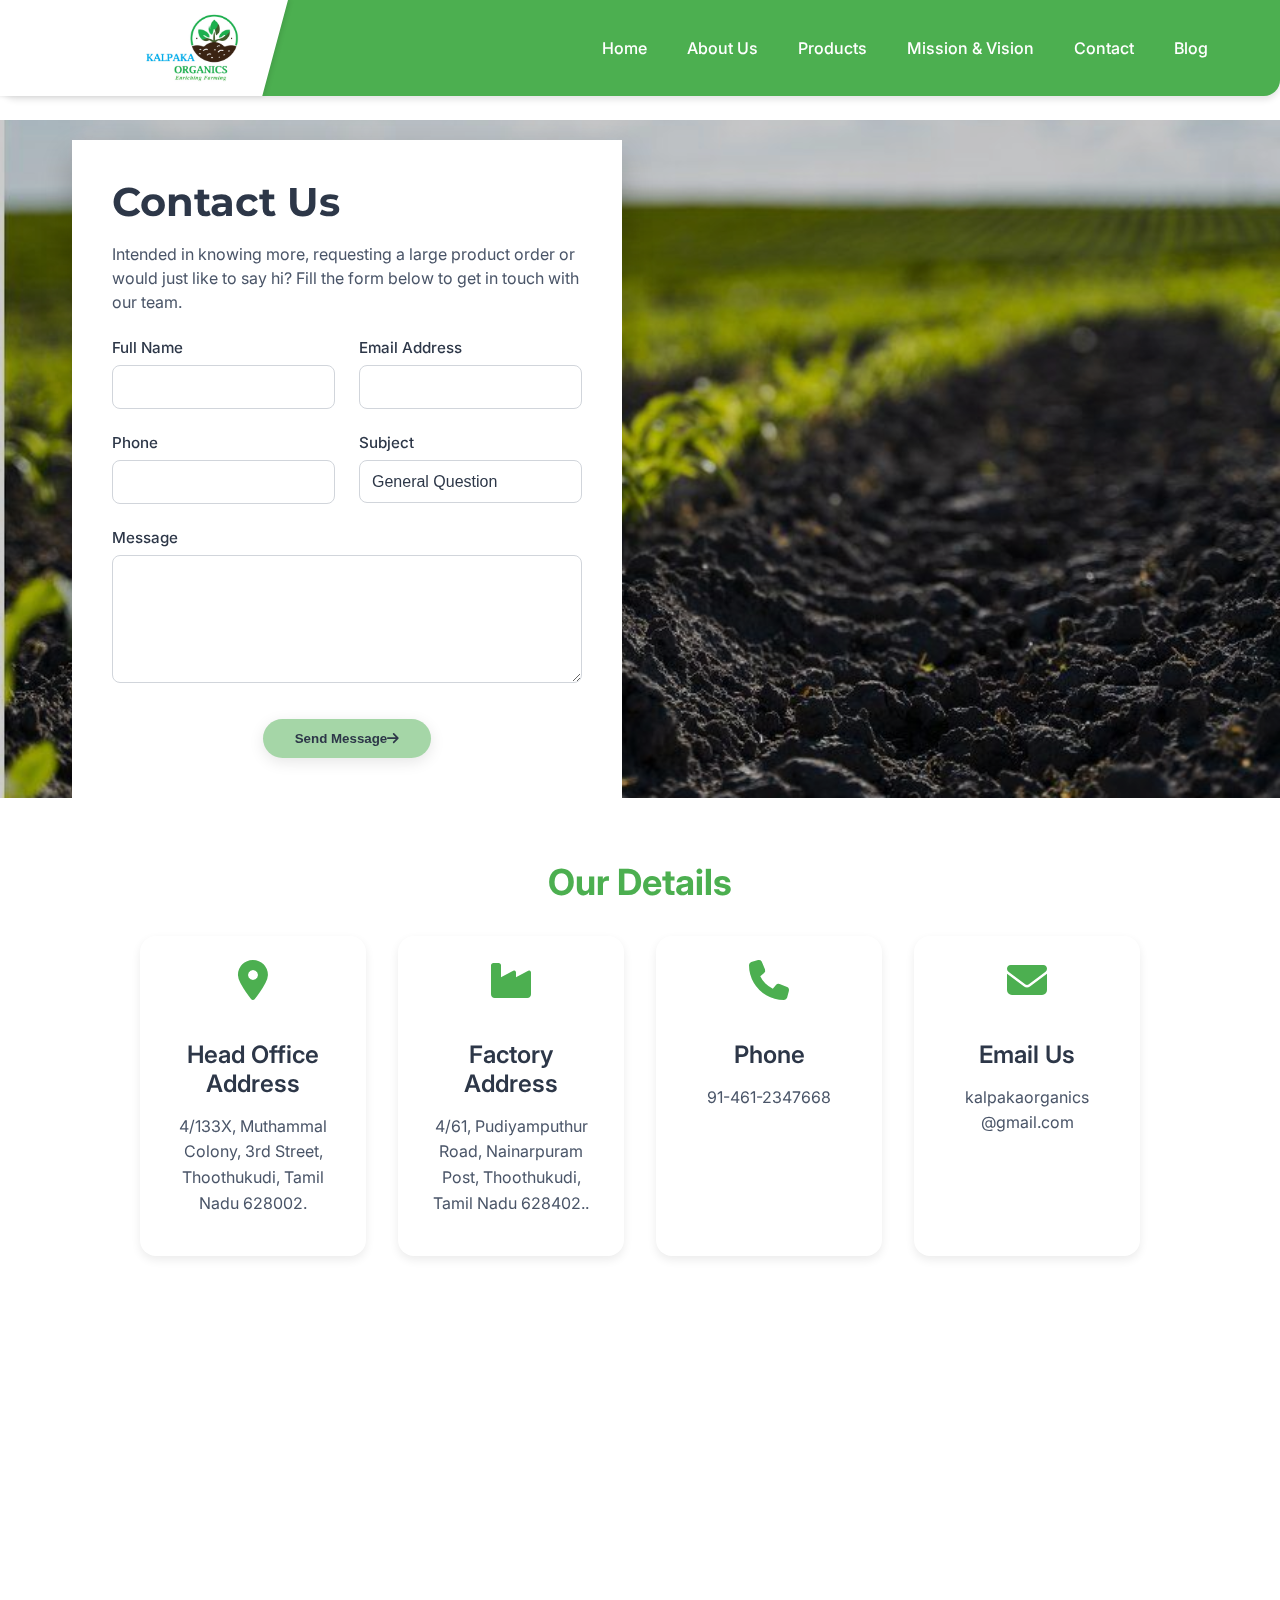
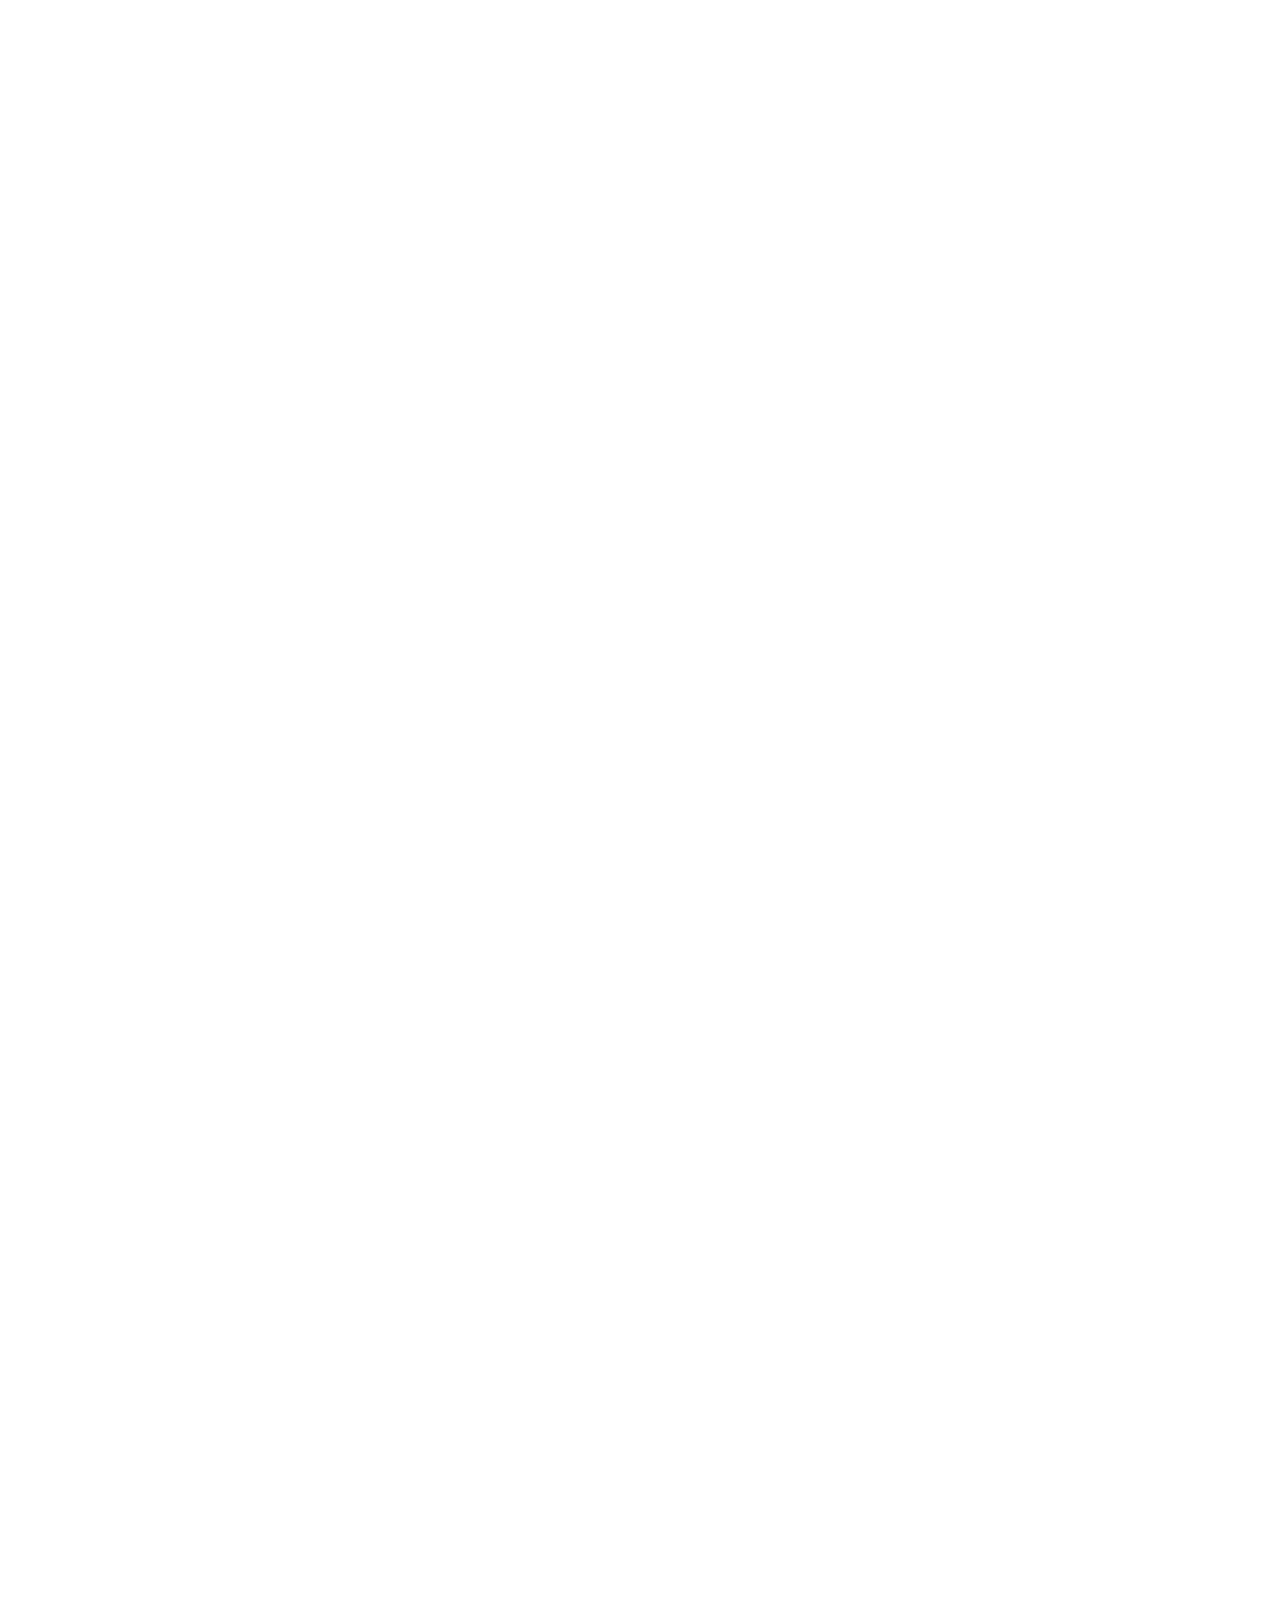
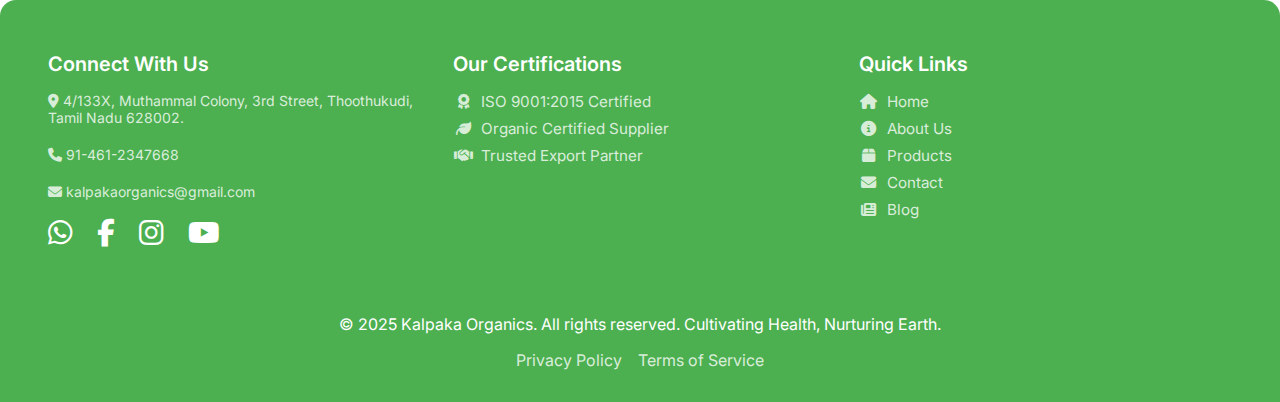
<file: contact.html>
<!DOCTYPE html>
<html lang="en">
<head>
    <meta charset="UTF-8">
    <meta name="viewport" content="width=device-width, initial-scale=1.0">
    <meta name="description" content="Have a question about our organic compost or plant nutrients? Get in touch with the Kalpaka Organics team. Contact us for sales, support, or a partnership inquiry.">
    <title>Kalpaka Organics - Contact Us</title>
    <!-- Favicon -->
    <link rel="icon" href="logo1.jpeg" type="image/png">

    <!-- Custom CSS - This links to your provided style.css -->
    <link rel="stylesheet" href="style.css">

    <!-- Google Fonts: Inter for body, Montserrat for headings (added Montserrat for consistency with previous outputs) -->
    <link href="https://fonts.googleapis.com/css2?family=Inter:wght@300;400;500;600;700&family=Montserrat:wght@400;500;600;700&display=swap" rel="stylesheet">
    <!-- Font Awesome Icons CDN -->
    <link rel="stylesheet" href="https://cdnjs.cloudflare.com/ajax/libs/font-awesome/6.5.0/css/all.min.css">
</head>
<body>

    <!-- Loader -->
    <div id="loader-wrapper">
        <div id="loader" style="background-image: url('logo1.jpeg');"></div>
    </div>

    <!-- Fixed Header/Navigation - Using your existing header structure -->
    <header class="header">
        <nav class="header-nav">
            <!-- Logo and Title -->
            <div class="header-logo-container">
                <img src="logo1.jpeg" alt="Kalpaka Organics Logo">

            </div>
            <!-- Desktop Navigation -->
            <ul class="nav-list">
                <li><a href="index.html" class="nav-link">Home</a></li>
                <li><a href="about.html" class="nav-link">About Us</a></li>
                <li><a href="products.html" class="nav-link">Products</a></li>
                <li><a href="about.html#mission-vision" class="nav-link">Mission & Vision</a></li>
                <li><a href="contact.html" class="nav-link">Contact</a></li>
                <li><a href="blog.html" class="nav-link">Blog</a></li>
            </ul>
            <!-- Hamburger Menu Icon -->
            <div class="hamburger-menu" id="hamburger-menu">
                <i class="fa-solid fa-bars"></i>
            </div>
        </nav>
    </header>

    <!-- Mobile Navigation Overlay and Menu -->
    <div class="mobile-nav-overlay" id="mobile-nav-overlay"></div>
    <div class="mobile-nav" id="mobile-nav">
        <div class="close-mobile-nav" id="close-mobile-nav">
            <i class="fa-solid fa-times"></i>
        </div>
        <ul class="mobile-nav-list">
            <li><a href="index.html">Home</a></li>
            <li><a href="about.html">About Us</a></li>
            <li><a href="products.html">Products</a></li>
            <li><a href="about.html#mission-vision">Mission & Vision</a></li>
            <li><a href="contact.html">Contact</a></li>
            <li><a href="blog.html">Blog</a></li>
        </ul>
    </div>

    <main>
        <!-- Contact Us Hero Section with Overlapping Background and Floating Form -->
        <section id="contact-hero" class="page-section contact-hero-section active">
            <!-- The background image is now a CSS pseudo-element on contact-hero-section -->
            <div class="contact-hero-content-wrapper">
                <!-- The white floating contact form card -->
                <div class="contact-form-card fade-in-left">
                    <h1 class="contact-card-title">Contact Us</h1>
                    <p class="contact-card-subtitle">Intended in knowing more, requesting a large product order or would just like to say hi? Fill the form below to get in touch with our team.</p>
                    <form id="contact-main-form"> <!-- Main Contact Form -->
                        <div class="form-group-inline">
                            <div class="form-group">
                                <label for="contact-name">Full Name</label>
                                <input type="text" id="contact-name" name="name" placeholder="" required>
                            </div>
                            <div class="form-group">
                                <label for="contact-email">Email Address</label>
                                <input type="email" id="contact-email" name="email" placeholder="" required>
                            </div>
                        </div>
                        <div class="form-group-inline">
                            <div class="form-group">
                                <label for="contact-phone">Phone</label>
                                <input type="tel" id="contact-phone" name="phone" placeholder="">
                            </div>
                            <div class="form-group">
                                <label for="contact-subject">Subject</label>
                                <select id="contact-subject" name="subject">
                                    <option value="general">General Question</option>
                                    <option value="sales">Sales Inquiry</option>
                                    <option value="support">Support Request</option>
                                </select>
                            </div>
                        </div>
                        <div class="form-group">
                            <label for="contact-message">Message</label>
                            <textarea id="contact-message" name="message" rows="5" placeholder=""></textarea>
                        </div>
                        <div class="form-submit-center">
                            <button type="submit" class="btn-modern-green">Send Message <i class="fa-solid fa-arrow-right ml-2"></i></button>
                        </div>
                    </form>
                    <div id="contact-main-form-message" class="text-center mt-4"></div> <!-- Message div for main form -->
                </div>
            </div>
        </section>

        <!-- General Contact Details Section -->
        <section id="contact-details" class="page-section bg-gray-50">
            <div class="content-container">
                <h2 class="section-heading">Our Details</h2>
                <div class="contact-info-grid">
                    <div class="contact-item fade-in-up">
                        <i class="fa-solid fa-location-dot"></i>
                        <h3>Head Office Address</h3>
                        <p>4/133X, Muthammal Colony, 3rd Street, Thoothukudi, Tamil Nadu 628002.</p>
                    </div>
                    <div class="contact-item fade-in-up">
                        <i class="fa-solid fa-industry"></i>
                        <h3>Factory Address</h3>
                        <p> 4/61, Pudiyamputhur Road, Nainarpuram Post, Thoothukudi, Tamil Nadu 628402..</p>
                    </div>
                    <div class="contact-item fade-in-up">
                        <i class="fa-solid fa-phone"></i>
                        <h3>Phone</h3>
                        <p>91-461-2347668</p>
                        <p></p>
                    </div>
                    <div class="contact-item fade-in-up">
                        <i class="fa-solid fa-envelope"></i>
                        <h3>Email Us</h3>
                        <p>kalpakaorganics<br>@gmail.com</p>
                        <p></p>
                    </div>
                </div>
            </div>
        </section>

        <!-- Google Map Section -->
        <section id="contact-map" class="page-section">
            <div class="content-container">
                <h2 class="section-heading">Find Us on Map</h2>
                <div class="google-map-iframe-wrapper fade-in-up">
                    <iframe src="https://www.google.com/maps/embed?pb=!1m18!1m12!1m3!1d3934.063498396373!2d78.12900667502078!3d8.817413690765251!2m3!1f0!2f0!3f0!3m2!1i1024!2i768!4f13.1!3m3!1m2!1s0x3b03eff3f37149e9%3A0x6756f6f6f5aad59!2sKalpaka%20Chemicals%20Pvt%20Ltd!5e0!3m2!1sen!2sin!4v1720420000000!5m2!1sen!2sin"
                        allowfullscreen="" loading="lazy" referrerpolicy="no-referrer-when-downgrade"></iframe>
                </div>
            </div>
        </section>

        <!-- Registration & Enquiry Forms Section (Tabbed) -->
        <section id="registration-enquiry" class="page-section bg-gray-50">
            <div class="content-container">
                <h2 class="section-heading">Registration & Enquiry</h2>
                <div class="tab-buttons fade-in-up">
                    <button class="tab-button active" data-tab="supplier-reg" >Supplier Registration</button>
                    <button class="tab-button" data-tab="distributor-reg" id ="registrationBtn">Distributor Registration</button>
                    <button class="tab-button" data-tab="enquiry" id="enquiryBtn">Enquiry</button>
                </div>

                <div id="supplier-reg" class="tab-content active fade-in-up">
                    <form id="supplier-reg-form"> <!-- Supplier Registration Form -->
                        <input type="hidden" name="_subject" value="Supplier Registration Form Submission"> <!-- Hidden subject field -->
                        <div class="form-group">
                            <label for="supplier-name">Name</label>
                            <input type="text" id="supplier-name" name="name" required>
                        </div>
                        <div class="form-group">
                            <label for="supplier-email">Email</label>
                            <input type="email" id="supplier-email" name="email" required>
                        </div>
                        <div class="form-group">
                            <label for="supplier-country">Country</label>
                            <input type="text" id="supplier-country" name="country">
                        </div>
                        <div class="form-group">
                            <label for="supplier-company">Company Name</label>
                            <input type="text" id="supplier-company" name="company">
                        </div>
                        <div class="form-group">
                            <label for="supplier-phone">Phone</label>
                            <input type="tel" id="supplier-phone" name="phone">
                        </div>
                        <div class="form-group">
                            <label for="supplier-city">City</label>
                            <input type="text" id="supplier-city" name="city">
                        </div>
                        <div class="form-group">
                            <label for="supplier-product-details">Please Share Your Products details</label>
                            <textarea id="supplier-product-details" name="product_details" rows="5"></textarea>
                        </div>
                        <div class="form-submit-center">
                            <button type="submit" class="btn-modern">Register as Supplier</button>
                        </div>
                    </form>
                    <div id="supplier-reg-form-message" class="text-center mt-4"></div> <!-- Message div for supplier form -->
                </div>

                <div id="distributor-reg" class="tab-content fade-in-up">
                    <form id="distributor-reg-form"> <!-- Distributor Registration Form -->
                        <input type="hidden" name="_subject" value="Distributor Registration Form Submission"> <!-- Hidden subject field -->
                        <div class="form-group">
                            <label for="distributor-name">Name</label>
                            <input type="text" id="distributor-name" name="name" required>
                        </div>
                        <div class="form-group">
                            <label for="distributor-email">Email</label>
                            <input type="email" id="distributor-email" name="email" required>
                        </div>
                        <div class="form-group">
                            <label for="distributor-country">Country</label>
                            <input type="text" id="distributor-country" name="country">
                        </div>
                        <div class="form-group">
                            <label for="distributor-company">Company Name</label>
                            <input type="text" id="distributor-company" name="company">
                        </div>
                        <div class="form-group">
                            <label for="distributor-phone">Phone</label>
                            <input type="tel" id="distributor-phone" name="phone">
                        </div>
                        <div class="form-group">
                            <label for="distributor-city">City</label>
                            <input type="text" id="distributor-city" name="city">
                        </div>
                        <div class="form-group">
                            <label for="distributor-product-details">Please Share Your Products details</label>
                            <textarea id="distributor-product-details" name="product_details" rows="5"></textarea>
                        </div>
                        <div class="form-submit-center">
                            <button type="submit" class="btn-modern">Register as Distributor</button>
                        </div>
                    </form>
                    <div id="distributor-reg-form-message" class="text-center mt-4"></div> <!-- Message div for distributor form -->
                </div>

                <div id="enquiry" class="tab-content fade-in-up">
                    <form id="enquiry-form"> <!-- Enquiry Form -->
                        <input type="hidden" name="_subject" value="Enquiry Form Submission"> <!-- Hidden subject field -->
                        <div class="form-group">
                            <label for="enquiry-name">Name</label>
                            <input type="text" id="enquiry-name" name="name" required>
                        </div>
                        <div class="form-group">
                            <label for="enquiry-email">Email</label>
                            <input type="email" id="enquiry-email" name="email" required>
                        </div>
                        <div class="form-group">
                            <label for="enquiry-country">Country</label>
                            <input type="text" id="enquiry-country" name="country">
                        </div>
                        <div class="form-group">
                            <label for="enquiry-company">Company Name</label>
                            <input type="text" id="enquiry-company" name="company">
                        </div>
                        <div class="form-group">
                            <label for="enquiry-contact-number">Contact Number</label>
                            <input type="tel" id="enquiry-contact-number" name="contact_number">
                        </div>
                        <div class="form-group">
                            <label for="enquiry-city">City</label>
                            <input type="text" id="enquiry-city" name="city">
                        </div>
                        <div class="form-group">
                            <label for="enquiry-product-required">Product Required</label>
                            <input type="text" id="enquiry-product-required" name="product_required">
                        </div>
                        <div class="form-group">
                            <label for="enquiry-quantity-required">Quantity Required</label>
                            <input type="text" id="enquiry-quantity-required" name="quantity_required">
                        </div>
                        <div class="form-group">
                            <label for="enquiry-application">Application</label>
                            <input type="text" id="enquiry-application" name="application">
                        </div>
                        <div class="form-group">
                            <label for="enquiry-specification">Specification</label>
                            <input type="text" id="enquiry-specification" name="specification">
                        </div>
                        <div class="form-group">
                            <label for="enquiry-requirement">Share Your Requirement</label>
                            <textarea id="enquiry-requirement" name="requirement" rows="5"></textarea>
                        </div>
                        <div class="form-submit-center">
                            <button type="submit" class="btn-modern">Submit Enquiry</button>
                        </div>
                    </form>
                    <div id="enquiry-form-message" class="text-center mt-4"></div> <!-- Message div for enquiry form -->
                </div>
            </div>
        </section>
    </main>

    <!-- Footer - Using your existing footer structure -->
    <footer class="footer">
        <div class="footer-top-sections">
            <div class="footer-section social-media">
                <h3>Connect With Us</h3>
                <div class="footer-contact-line">
                    <i class="fa-solid fa-location-dot"></i> <span>  4/133X, Muthammal Colony, 3rd Street, Thoothukudi, Tamil Nadu
                        628002.</span>
                </div><br>
                <div class="footer-contact-line">
                    <i class="fa-solid fa-phone"></i> <span>91-461-2347668</span>
                </div><br>
                <div class="footer-contact-line">
                    <i class="fa-solid fa-envelope"></i> <span>kalpakaorganics@gmail.com</span>
                </div>
                <div class="social-icons">
                    <a href="https://wa.me/yourphonenumber" target="_blank" aria-label="WhatsApp"><i class="fab fa-whatsapp"></i></a>
                    <a href="https://facebook.com/yourpagename" target="_blank" aria-label="Facebook"><i class="fab fa-facebook-f"></i></a>
                    <a href="https://instagram.com/yourusername" target="_blank" aria-label="Instagram"><i class="fab fa-instagram"></i></a>
                    <a href="https://www.youtube.com/@yourchannelname" target="_blank" aria-label="YouTube"><i class="fab fa-youtube"></i></a>
                </div>
            </div>
            <div class="footer-section certifications">
                <h3>Our Certifications</h3>
                <ul>
                    <li><i class="fa-solid fa-award"></i> ISO 9001:2015 Certified</li>
                    <li><i class="fa-solid fa-leaf"></i> Organic Certified Supplier</li>
                    <li><i class="fa-solid fa-handshake"></i> Trusted Export Partner</li>
                </ul>
            </div>
            <!-- New Quick Links Section with Icons -->
            <div class="footer-section quick-links">
                <h3>Quick Links</h3>
                <ul>
                    <li><a href="index.html"><i class="fa-solid fa-home"></i> Home</a></li>
                    <li><a href="about.html"><i class="fa-solid fa-circle-info"></i> About Us</a></li>
                    <li><a href="products.html"><i class="fa-solid fa-box"></i> Products</a></li>
                    <li><a href="contact.html"><i class="fa-solid fa-envelope"></i> Contact</a></li>
                    <li><a href="blog.html"> <i class="fa-solid fa-newspaper"></i> Blog</a></li>
                </ul>
            </div>
        </div>
        <div class="footer-bottom-copyright">
            <p>&copy; 2025 Kalpaka Organics. All rights reserved. Cultivating Health, Nurturing Earth.</p>
            <div class="footer-links">
                <a href="#">Privacy Policy</a>
                <a href="#">Terms of Service</a>
            </div>
        </div>
    </footer>

    <!-- JavaScript for loader, mobile nav, and tab functionality -->
    <script>
        document.addEventListener('DOMContentLoaded', () => {
            // --- Loader Logic ---
            const loaderWrapper = document.getElementById('loader-wrapper');
            window.addEventListener('load', () => {
                loaderWrapper.classList.add('loader-hidden');
            });

            // --- Mobile Navigation Logic ---
            const hamburgerMenu = document.getElementById('hamburger-menu');
            const mobileNav = document.getElementById('mobile-nav');
            const closeMobileNav = document.getElementById('close-mobile-nav');
            const mobileNavOverlay = document.getElementById('mobile-nav-overlay');
            const mobileNavLinks = document.querySelectorAll('.mobile-nav-list a');

            hamburgerMenu.addEventListener('click', () => {
                mobileNav.classList.add('open');
                mobileNavOverlay.classList.add('open');
            });

            closeMobileNav.addEventListener('click', () => {
                mobileNav.classList.remove('open');
                mobileNavOverlay.classList.remove('open');
            });

            mobileNavOverlay.addEventListener('click', () => {
                mobileNav.classList.remove('open');
                mobileNavOverlay.classList.remove('open');
            });

            mobileNavLinks.forEach(link => {
                link.addEventListener('click', () => {
                    mobileNav.classList.remove('open');
                    mobileNavOverlay.classList.remove('open');
                });
            });

            // --- Page Section Intersection Observer (for scroll animations) ---
            const sections = document.querySelectorAll('.page-section');
            const sectionObserver = new IntersectionObserver((entries) => {
                entries.forEach(entry => {
                    if (entry.isIntersecting) {
                        entry.target.classList.add('active');
                    } else {
                        // Optional: Remove 'active' class when out of view for re-animation on scroll back
                        // entry.target.classList.remove('active');
                    }
                });
            }, {
                rootMargin: '0px',
                threshold: 0.1 // Trigger when 10% of the section is visible
            });

            // Observe all sections, including the contact hero
            sections.forEach(section => {
                sectionObserver.observe(section);
            });

            // --- Tabbed Forms Logic ---
            const tabButtons = document.querySelectorAll('.tab-button');
            const tabContents = document.querySelectorAll('.tab-content');

            function showTab(tabId) {
                tabContents.forEach(content => {
                    content.classList.remove('active');
                });
                tabButtons.forEach(button => {
                    button.classList.remove('active');
                });

                document.getElementById(tabId).classList.add('active');
                document.querySelector(`[data-tab="${tabId}"]`).classList.add('active');
            }

            tabButtons.forEach(button => {
                button.addEventListener('click', () => {
                    const tabId = button.dataset.tab;
                    showTab(tabId);
                });
            });

            // Show the first tab by default on load
            if (tabButtons.length > 0) {
                showTab(tabButtons[0].dataset.tab);
            }

            // --- Generic Formspree Submission Function ---
            async function handleFormSubmission(formElement, messageDivElement, formspreeEndpoint) {
                const formData = new FormData(formElement);
                try {
                    const response = await fetch(formspreeEndpoint, {
                        method: "POST",
                        body: formData,
                        headers: {
                            'Accept': 'application/json'
                        }
                    });

                    if (response.ok) {
                        messageDivElement.innerHTML = "<p style='color: green;'>Message sent successfully!</p>";
                        formElement.reset(); // Clear the form
                    } else {
                        const data = await response.json();
                        if (data.errors) {
                            messageDivElement.innerHTML = `<p style='color: red;'>Error: ${data.errors.map(err => err.message).join(', ')}</p>`;
                        } else {
                            messageDivElement.innerHTML = "<p style='color: red;'>Failed to send message. Please try again later.</p>";
                        }
                    }
                } catch (error) {
                    console.error("Form submission error:", error);
                    messageDivElement.innerHTML = "<p style='color: red;'>An unexpected error occurred. Please check your internet connection and try again.</p>";
                }
            }

            // --- Formspree Contact Form Submission Logic (Main Form) ---
            const contactForm = document.getElementById("contact-main-form");
            const contactFormMessageDiv = document.getElementById("contact-main-form-message");
            const formspreeGeneralEndpoint = "https://formspree.io/f/mqabrkqe"; // Your Formspree endpoint

            contactForm.addEventListener("submit", async function (e) {
                e.preventDefault();
                await handleFormSubmission(contactForm, contactFormMessageDiv, formspreeGeneralEndpoint);
            });

            // --- Formspree Supplier Registration Form Submission Logic ---
            const supplierRegForm = document.getElementById("supplier-reg-form");
            const supplierRegFormMessageDiv = document.getElementById("supplier-reg-form-message");
            supplierRegForm.addEventListener("submit", async function (e) {
                e.preventDefault();
                await handleFormSubmission(supplierRegForm, supplierRegFormMessageDiv, formspreeGeneralEndpoint);
            });

            // --- Formspree Distributor Registration Form Submission Logic ---
            const distributorRegForm = document.getElementById("distributor-reg-form");
            const distributorRegFormMessageDiv = document.getElementById("distributor-reg-form-message");
            distributorRegForm.addEventListener("submit", async function (e) {
                e.preventDefault();
                await handleFormSubmission(distributorRegForm, distributorRegFormMessageDiv, formspreeGeneralEndpoint);
            });

            // --- Formspree Enquiry Form Submission Logic ---
            const enquiryForm = document.getElementById("enquiry-form");
            const enquiryFormMessageDiv = document.getElementById("enquiry-form-message");
            enquiryForm.addEventListener("submit", async function (e) {
                e.preventDefault();
                await handleFormSubmission(enquiryForm, enquiryFormMessageDiv, formspreeGeneralEndpoint);
            });
        });
    </script>
</body>
</html>
</file>
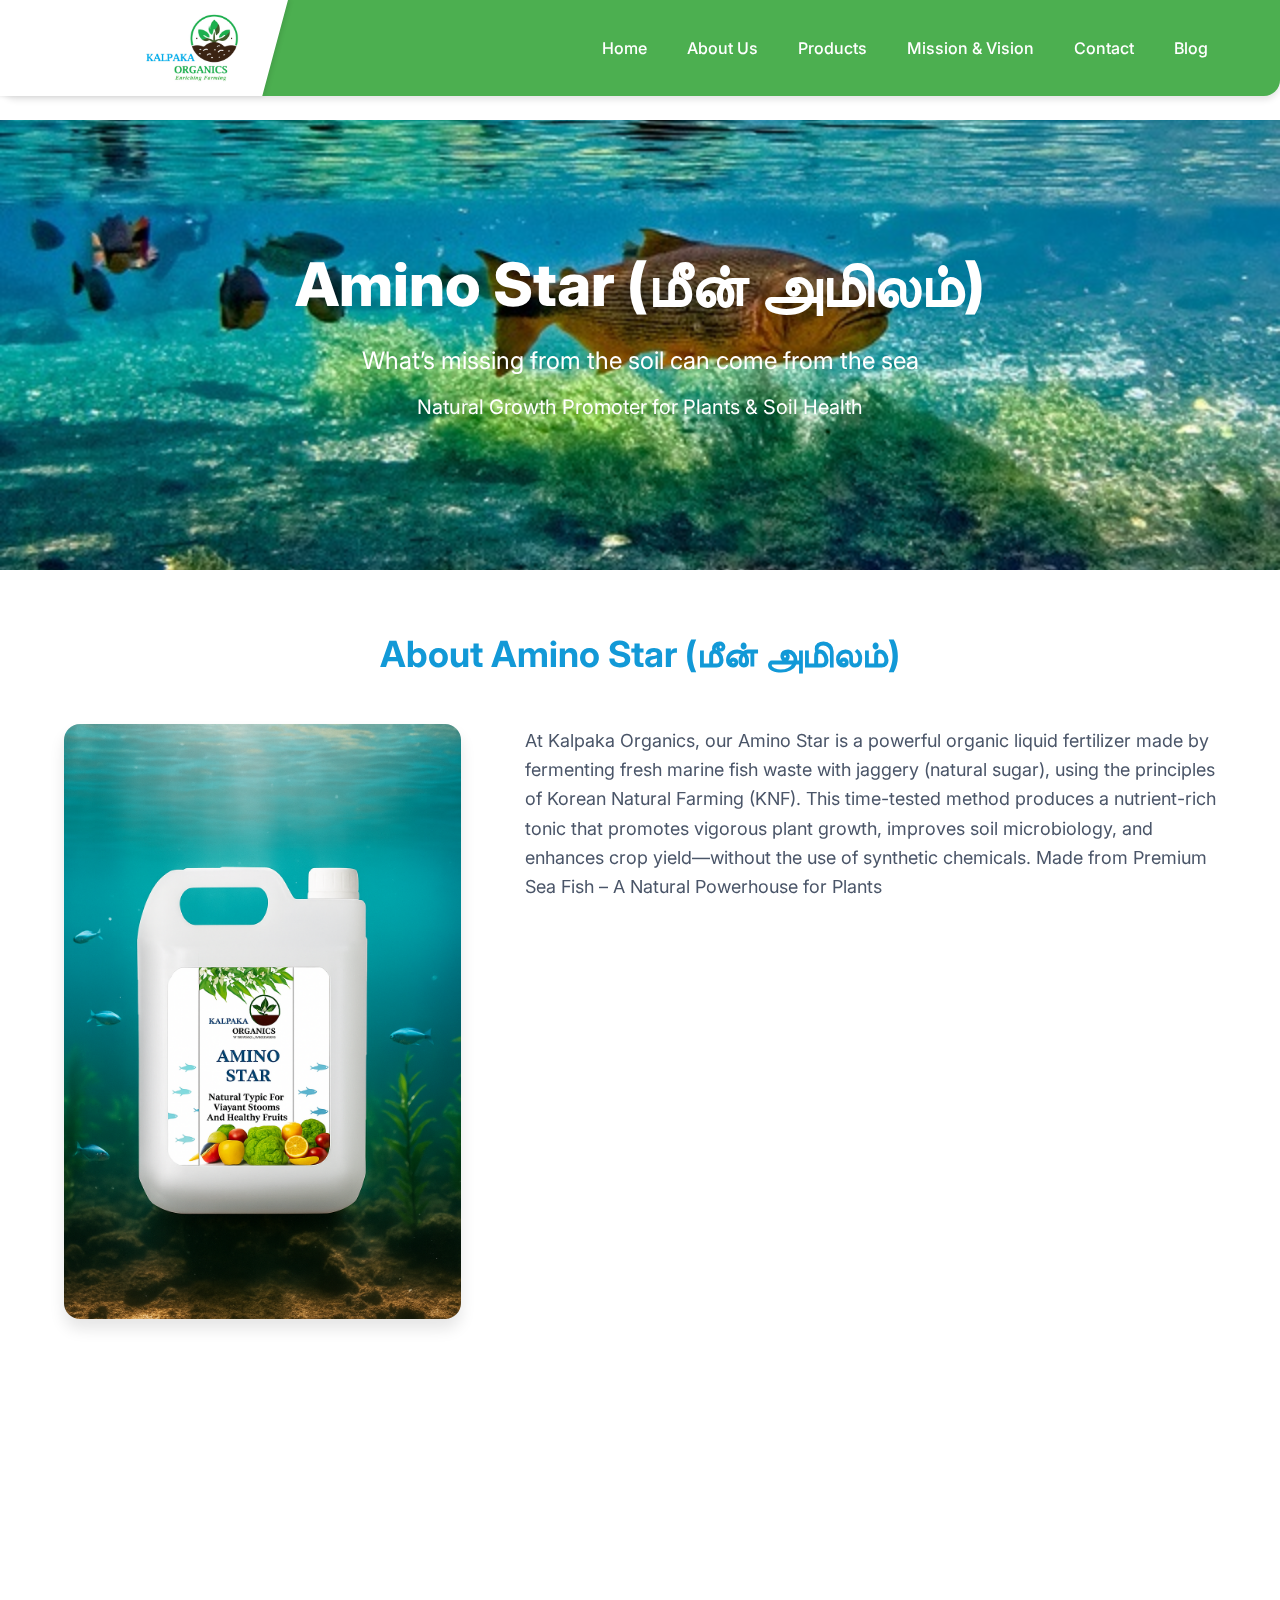
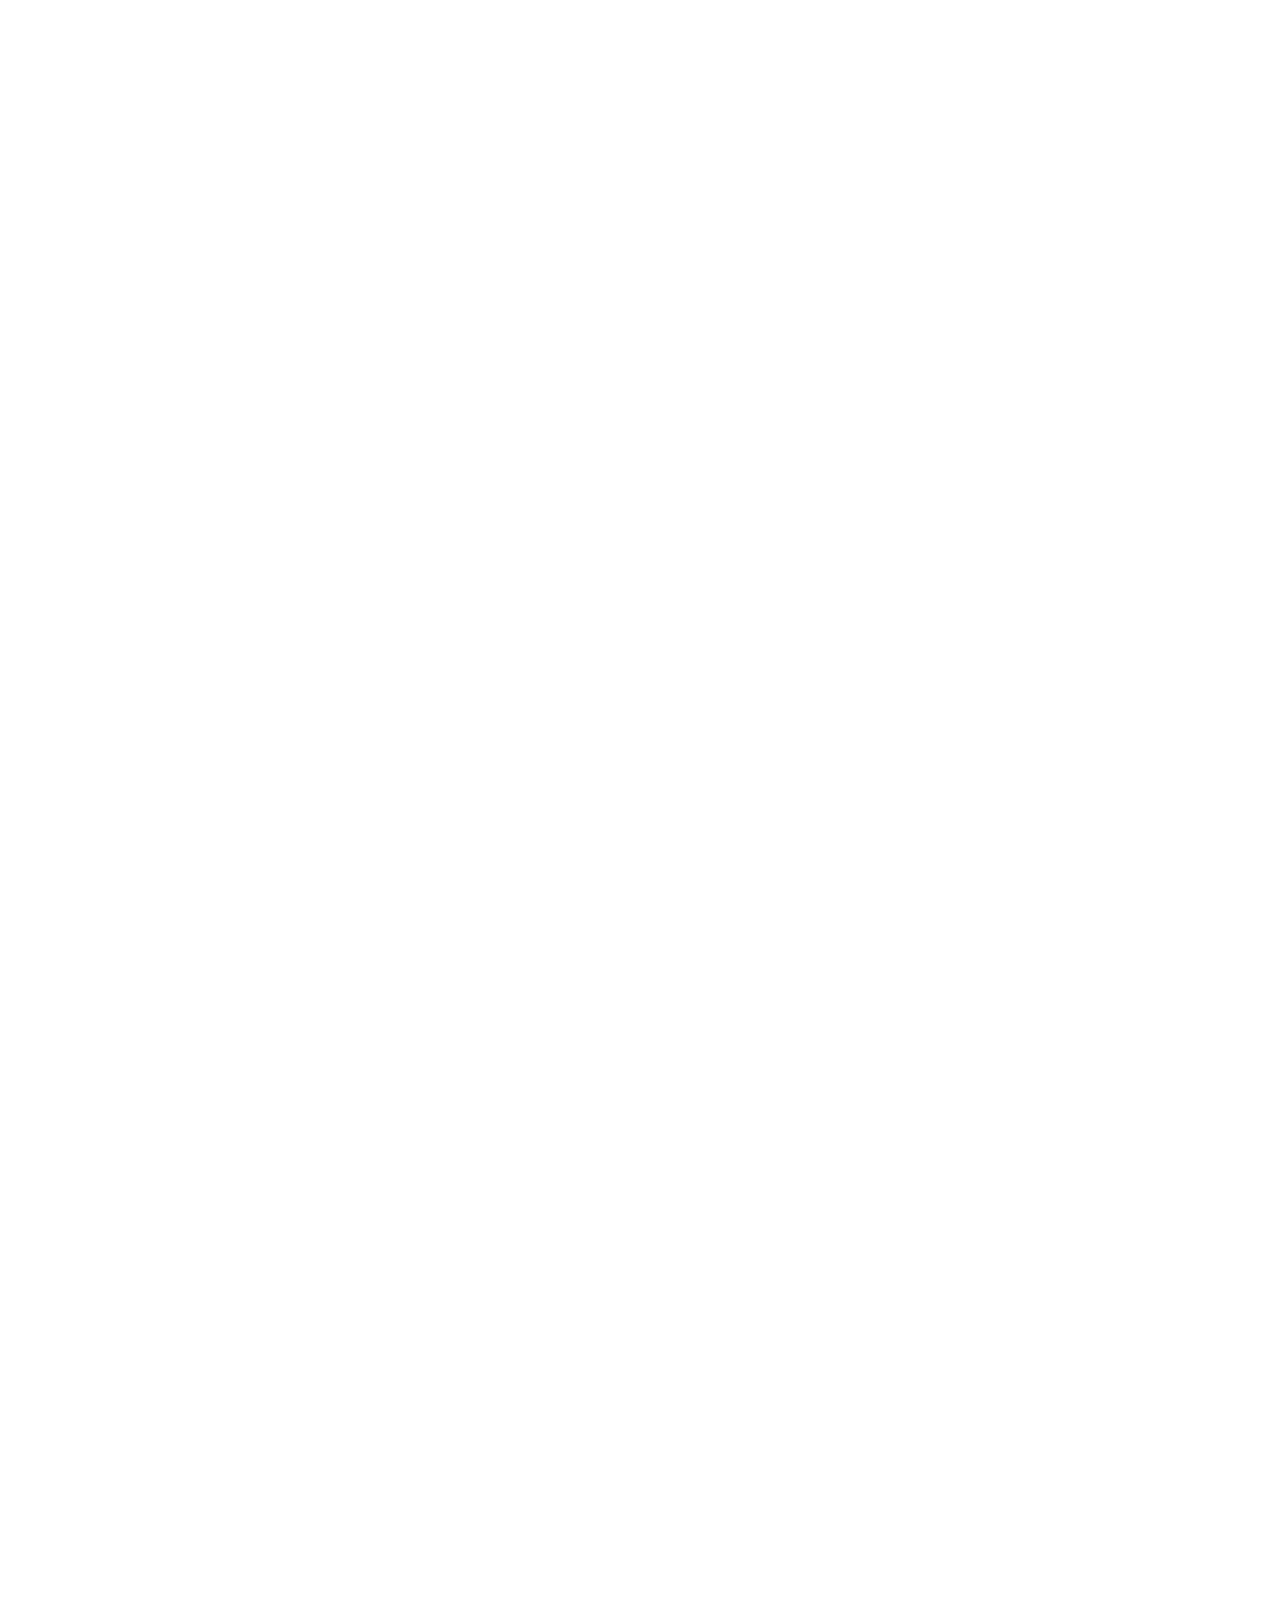
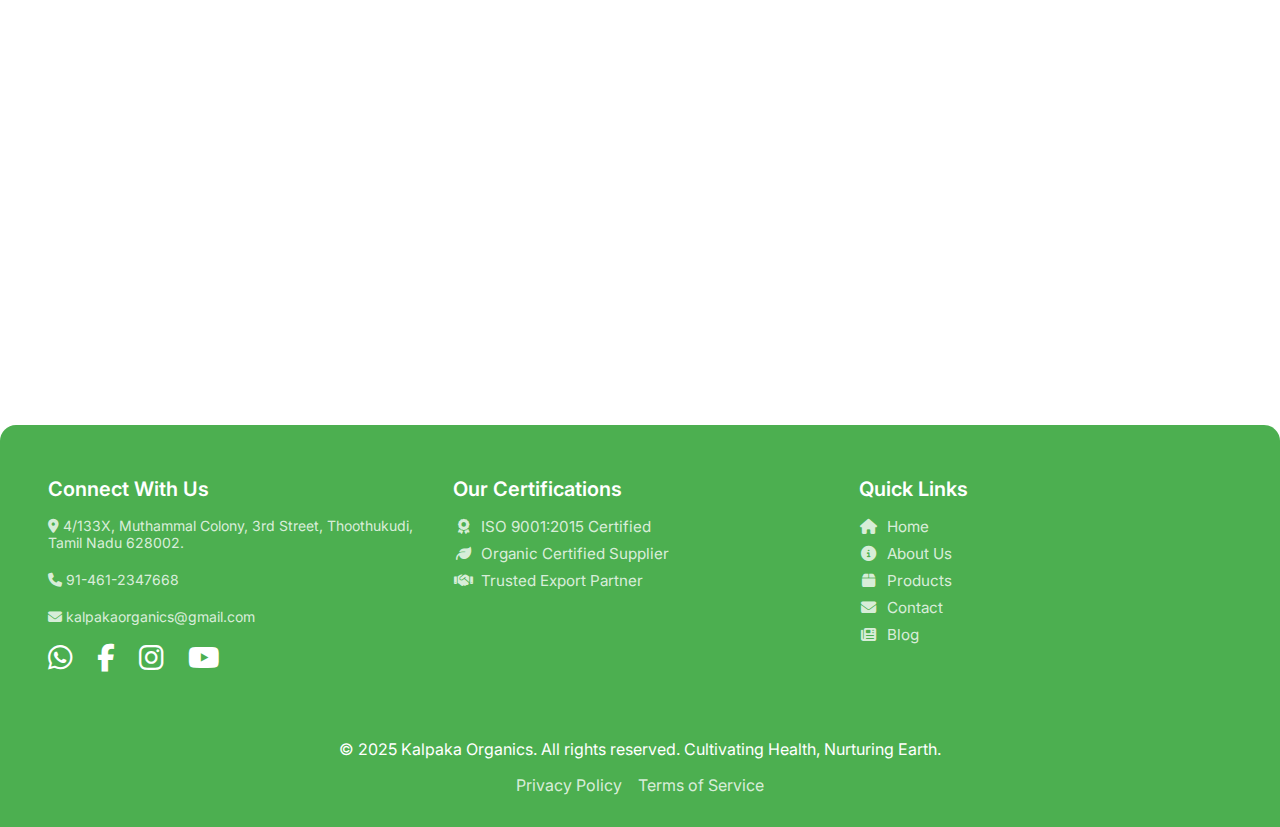
<file: faa.html>
<!DOCTYPE html>
<html lang="en">
<head>
    <meta charset="UTF-8">
    <meta name="viewport" content="width=device-width, initial-scale=1.0">
    <meta name="description" content="Boost your plants' performance with Amino Star fish amino acid. Our formula enhances nutrient absorption and promotes robust growth. Learn why experts trust our 30-year legacy in organics.">
    <title>Amino Star- Kalpaka Organics</title>
    <!-- Favicon using your provided image -->
    <link rel="icon" href="logo1.jpeg" type="image/png">
    <!-- External CSS -->
    <link rel="stylesheet" href="style.css">
    <!-- Inter Font from Google Fonts -->
    <link href="https://fonts.googleapis.com/css2?family=Inter:wght@300;400;500;600;700&display=swap" rel="stylesheet">
    <!-- Font Awesome Icons CDN -->
    <link rel="stylesheet" href="https://cdnjs.cloudflare.com/ajax/libs/font-awesome/6.5.0/css/all.min.css">
</head>
<body>

    <!-- Loader -->
    <div id="loader-wrapper">
        <div id="loader" style="background-image: url('logo1.jpeg');"></div>
    </div>

    <!-- Fixed Header/Navigation -->
    <header class="header">
        <nav class="header-nav">
            <div class="header-logo-container">
                <img src="logo1.jpeg" alt="Kalpaka Organics Logo">

            </div>
            <ul class="nav-list">
                <li><a href="index.html" class="nav-link">Home</a></li>
                <li><a href="about.html" class="nav-link">About Us</a></li>
                <li><a href="products.html" class="nav-link">Products</a></li>
                <li><a href="about.html#mission-vision" class="nav-link"> Mission & Vision</a></li>
                <li><a href="contact.html" class="nav-link">Contact</a></li>
                <li><a href="blog.html" class="nav-link">Blog</a></li>
            </ul>
            <div class="hamburger-menu" id="hamburger-menu">
                <i class="fa-solid fa-bars"></i>
            </div>
        </nav>
    </header>

    <!-- Mobile Navigation Overlay and Menu -->
    <div class="mobile-nav-overlay" id="mobile-nav-overlay"></div>
    <div class="mobile-nav" id="mobile-nav">
        <div class="close-mobile-nav" id="close-mobile-nav">
            <i class="fa-solid fa-times"></i>
        </div>
        <ul class="mobile-nav-list">
            <li><a href="index.html">Home</a></li>
            <li><a href="about.html">About Us</a></li>
            <li><a href="products.html">Products</a></li>
            <li><a href="about.html#mission-vision">Mission & Vision</a></li>
            <li><a href="contact.html">Contact</a></li>
            <li><a href="blog.html">Blog</a></li>
        </ul>
    </div>

    <main>
        <!-- Hero Section for Fish Amino Acid Product Page -->
        <section class="page-section hero-about hero-no-overlay" style="background-image: url('fishouter.jpeg');">
            <div class="hero-content">
                <h1 class="hero-title">Amino Star (மீன் அமிலம்)</h1>
                <p class="hero-subtitle">What’s missing from the soil can come from the sea</p>
                <p class="hero-tagline">Natural Growth Promoter for Plants & Soil Health</p>
            </div>
        </section>

        <!-- About Fish Amino Acid Section -->
        <section id="about-vermi-compost" class="page-section bg-white">
            <div class="max-w-5xl mx-auto text-center">
                <h2 class="section-heading" style="color:#1299d7">About Amino Star (மீன் அமிலம்)</h2>
                <div class="vermi-about-layout">
                    <div class="vermi-about-image-col animate-fade-in">
                        <img src="aminomain.png" alt="Vermi Compost Detail" class="section-image">
                    </div>
                   <div class="vermi-about-text-col">
                        <p class="section-subheading text-left animate-slide-up">
                            At Kalpaka Organics, our Amino Star is a powerful organic liquid fertilizer made by 
                            fermenting fresh marine fish waste with jaggery (natural sugar), using the principles of Korean Natural Farming 
                            (KNF). This time-tested method produces a nutrient-rich tonic that promotes vigorous plant growth, improves soil microbiology, and 
                            enhances crop yield—without the use of synthetic chemicals.
                            Made from Premium Sea Fish – A Natural Powerhouse for Plants

                        </p>
                        <p class="section-subheading text-left animate-slide-up">
                            Based in Tuticorin, a coastal city along the Bay of Bengal, we are uniquely positioned to source high-quality, nutrient-dense marine fish directly 
                            from the local coastal areas. These fish are naturally rich in amino acids, nitrogen, trace minerals, and marine enzymes, making our Amin0 Star
                             significantly more potent than products made from freshwater or low-grade fish waste
                        </p>
                    </div>
                </div>
            </div>
     </section>

        <!-- Key Features & Benefits Section -->
        <section id="key-features-benefits" class="page-section bg-gray-50">
            <div class="max-w-5xl mx-auto text-center">
                <h2 class="section-heading"><i class="fa-solid fa-droplet mr-3"></i> Key Features & Benefits:</h2>
                <ul class="content-list why-choose-list animate-slide-up">
                    <li><i class="fa-solid fa-check-circle"></i> Rich in amino acid, nitrogen, enzymes, and trace minerals</li>
                    <li><i class="fa-solid fa-seedling"></i> Enhances vegetative growth, flowering, and fruiting</li>
                    <li><i class="fa-solid fa-microscope"></i> Boosts soil microbial activity and overall soil health</li>
                    <li><i class="fa-solid fa-hand-holding-heart"></i> Improves plant immunity, root strength, and nutrient absorption</li>
                    <li><i class="fa-solid fa-leaf"></i> 100% natural, chemical-free, and safe for all crops</li>
                </ul>
            </div>
        </section>

        <!-- Composition Section -->
        <section id="composition" class="page-section bg-white">
            <div class="max-w-5xl mx-auto text-center">
                <h2 class="section-heading"><i class="fa-solid fa-flask mr-3"></i> Composition:</h2>
                <ul class="content-list applications-list animate-slide-up">
                    <li><i class="fa-solid fa-fish"></i> Fermented marine fish extract</li>
                    <li><i class="fa-solid fa-cube"></i> Natural jaggery (molasses)</li>
                    <li><i class="fa-solid fa-vial"></i> Contains amino acids, peptides, omega fats, and micro-nutrients</li>
                </ul>
            </div>
        </section>

        <!-- Ideal For Section 
        <section id="ideal-for" class="page-section bg-gray-50">
            <div class="max-w-5xl mx-auto text-center">
                <h2 class="section-heading"><i class="fa-solid fa-star mr-3"></i> Ideal For:</h2>
                <ul class="content-list applications-list animate-slide-up">
                    <li><i class="fa-solid fa-tractor"></i> Organic farming</li>
                    <li><i class="fa-solid fa-carrot"></i> Vegetable and fruit crops</li>
                    <li><i class="fa-solid fa-flower"></i> Flowering plants</li>
                    <li><i class="fa-solid fa-house-chimney"></i> Greenhouses and Terrace Gardens</li>
                </ul>
            </div>
        </section>

         Application Guidelines Section 
        <section id="application-guidelines" class="page-section bg-white">
            <h2 class="section-heading"><i class="fa-solid fa-spray-can mr-3"></i> Application Guidelines for  Amino Star </h2>
            <div class="section-content-wrapper animate-slide-up">
                <h3 class="section-subheading"><i class="fa-solid fa-check mr-2"></i> Dilution:</h3>
                <ul class="content-list usage-list">
                    <li><i class="fa-solid fa-tint"></i> Mix 2–4 ml of Amino Star per 1 litre of water</li>
                </ul>

                <h3 class="section-subheading"><i class="fa-solid fa-hand-pointer mr-2"></i> Method of Application:</h3>
                <ul class="content-list usage-list">
                    <li><i class="fa-solid fa-leaf"></i> <strong>Foliar Spray:</strong> Spray directly on leaves during early morning or late evening</li>
                    <li><i class="fa-solid fa-water"></i> <strong>Soil Drench / Drip Irrigation:</strong> Apply near the root zone or through drip systems</li>
                </ul>

                <h3 class="section-subheading"><i class="fa-solid fa-calendar-alt mr-2"></i> Frequency:</h3>
                <ul class="content-list usage-list">
                    <li><i class="fa-solid fa-redo-alt"></i> Apply once every 7 to 10 days during the vegetative and flowering stages for best results</li>
                </ul>

                <h3 class="section-subheading"><i class="fa-solid fa-check-double mr-2"></i> Suitable For:</h3>
                <ul class="content-list usage-list">
                    <li><i class="fa-solid fa-seedling"></i> Vegetables, fruits, pulses, flowers, grains, and ornamental plants</li>
                </ul>

                <h3 class="section-subheading"><i class="fa-solid fa-exclamation-triangle mr-2"></i> Note:</h3>
                <ul class="content-list usage-list">
                    <li><i class="fa-solid fa-sun"></i> Avoid spraying during peak sunlight hours</li>
                    <li><i class="fa-solid fa-warehouse"></i> Store in a cool, dry place away from direct sunlight</li>
                </ul>
            </div>
        </section>-->
        <div class="page-section">
    <div class="content-container">
        <h2 class="section-heading"><i class="fa-solid fa-star"></i> Ideal For:</h2>
        <ul class="ideal-for-list">
            <li><i class="fa-solid fa-leaf"></i> Organic Farming</li>
            <li><i class="fa-solid fa-carrot"></i> Vegetable and fruit crops</li>
            <li><i class="fa-solid fa-holly-berry"></i> Flowering plants</li>
            <li><i class="fa-solid fa-house-chimney"></i> Greenhouses and Terrace Gardens</li>
        </ul>
    </div>
</div>



<div class="page-section">
    <div class="content-container">
        <h2 class="section-heading"><i class="fa-solid fa-clipboard-list"></i> Application Guidelines for Amino Star</h2>
        <ul class="application-guidelines-list">
            <li>
                <div class="main-heading-line">
                    <i class="fa-solid fa-square-check" ></i> <strong>Dilution:</strong>
                </div>
                <li>
                <div class="sub-content">
                    <i class="fa-solid fa-droplet" style="color:rgb(110, 107, 107);" ></i> Mix 2-4 ml of Amino Star per 1 litre of water
                </div></li>
            </li>
            <li>
                <div class="main-heading-line">
                    <i class="fa-solid fa-hand-pointer mr-2"></i> <strong>Method of Application:</strong>
                </div><li>
                <div class="sub-content">
                    <div class="sub-content-line"><i class="fa-solid fa-leaf" style="color:rgb(110, 107, 107);"></i> <strong>Foliar Spray:</strong> - Spray directly on leaves during early morning or late evening</div>
                    <div class="sub-content-line"><i class="fa-solid fa-faucet-drip" style="color:rgb(110, 107, 107);"></i> <strong>Soil Drench / Drip Irrigation:</strong> - Apply near the root zone or through drip systems</div>
                </div></li>
            </li>
            <li>
                <div class="main-heading-line">
                    <i class="fa-solid fa-calendar-alt mr-2" ></i> <strong>Frequency:</strong>
                </div><li>
                <div class="sub-content">
                    <i class="fa-solid fa-calendar-days" style="color:rgb(110, 107, 107);"></i> Apply once every 7 to 10 days during the vegetative and flowering stages for best results
                </div></li>
            </li>
            <li>
                <div class="main-heading-line">
                    <i class="fa-solid fa-check-double mr-2" ></i> <strong>Suitable For:</strong>
                </div><li>
                <div class="sub-content">
                    <i class="fa-solid fa-seedling" style="color:rgb(110, 107, 107);"></i> Vegetables, fruits, pulses, flowers, grains, and ornamental plants
                </div></li>
            </li>
            <li>
                <div class="main-heading-line">
                    <i class="fa-solid fa-triangle-exclamation" ></i> <strong>Note:</strong>
                </div><li>
                <div class="sub-content">
                    <div class="sub-content-line"><i class="fa-solid fa-cloud-sun" style="color:rgb(110, 107, 107);"></i> Avoid spraying during peak sunlight hours</div>
                    <div class="sub-content-line"><i class="fa-solid fa-warehouse" style="color:rgb(110, 107, 107);"></i> Store in a cool, dry place away from direct sunlight</div>
                </div></li>
            </li>
        </ul>
    </div>
</div>
        <!-- Packaging Section -->
        <section id="packaging" class="page-section bg-gray-50">
            <div class="max-w-5xl mx-auto text-center">
                <h2 class="section-heading"><i class="fa-solid fa-box-open mr-3"></i>Packaging Available</h2>
                <p class="section-subheading animate-fade-in">
                    Available in: <strong>500 ml | 1 L | 5 L</strong> bottles and cans.
                </p>
            </div>
        </section>

        <!-- Back to Products Button -->
        <section class="page-section bg-white text-center">
            <a href="products.html" class="btn-modern animate-fade-in">Back to Products</a>
        </section>

    </main>

    <!-- Footer (Updated to match index.html structure) -->
    <footer class="footer">
        <div class="footer-top-sections">
            <div class="footer-section social-media">
                <h3>Connect With Us</h3>
                <div class="footer-contact-line">
                    <i class="fa-solid fa-location-dot"></i> <span>  4/133X, Muthammal Colony, 3rd Street, Thoothukudi, Tamil Nadu
                        628002.</span>
                </div><br>
                <div class="footer-contact-line">
                    <i class="fa-solid fa-phone"></i> <span>91-461-2347668</span>
                </div><br>
                <div class="footer-contact-line">
                    <i class="fa-solid fa-envelope"></i> <span>kalpakaorganics@gmail.com</span>
                </div>
                <div class="social-icons">
                    <a href="https://wa.me/yourphonenumber" target="_blank" aria-label="WhatsApp"><i class="fab fa-whatsapp"></i></a>
                    <a href="https://facebook.com/yourpagename" target="_blank" aria-label="Facebook"><i class="fab fa-facebook-f"></i></a>
                    <a href="https://instagram.com/yourusername" target="_blank" aria-label="Instagram"><i class="fab fa-instagram"></i></a>
                    <a href="https://www.youtube.com/@yourchannelname" target="_blank" aria-label="YouTube"><i class="fab fa-youtube"></i></a>
                </div>
            </div>
            <div class="footer-section certifications">
                <h3>Our Certifications</h3>
                <ul>
                    <li><i class="fa-solid fa-award"></i> ISO 9001:2015 Certified</li>
                    <li><i class="fa-solid fa-leaf"></i> Organic Certified Supplier</li>
                    <li><i class="fa-solid fa-handshake"></i> Trusted Export Partner</li>
                </ul>
            </div>
            <!-- Quick Links Section with Icons -->
            <div class="footer-section quick-links">
                <h3>Quick Links</h3>
                <ul>
                    <li><a href="index.html"><i class="fa-solid fa-home"></i> Home</a></li>
                    <li><a href="about.html"><i class="fa-solid fa-circle-info"></i> About Us</a></li>
                    <li><a href="products.html"><i class="fa-solid fa-box"></i> Products</a></li>
                    <li><a href="contact.html"><i class="fa-solid fa-envelope"></i> Contact</a></li>
                    <li><a href="blog.html"><i class="fa-solid fa-newspaper"></i> Blog</a></li>
                </ul>
            </div>
        </div>
        <div class="footer-bottom-copyright">
            <p>&copy; 2025 Kalpaka Organics. All rights reserved. Cultivating Health, Nurturing Earth.</p>
            <div class="footer-links">
                <a href="#">Privacy Policy</a>
                <a href="#">Terms of Service</a>
            </div>
        </div>
    </footer>

    <script>
        document.addEventListener('DOMContentLoaded', () => {
            // --- Loader Logic ---
            const loaderWrapper = document.getElementById('loader-wrapper');
            window.addEventListener('load', () => {
                loaderWrapper.classList.add('loader-hidden');
            });

            // --- Mobile Navigation Logic ---
            const hamburgerMenu = document.getElementById('hamburger-menu');
            const mobileNav = document.getElementById('mobile-nav');
            const closeMobileNav = document.getElementById('close-mobile-nav');
            const mobileNavOverlay = document.getElementById('mobile-nav-overlay');
            const mobileNavLinks = document.querySelectorAll('.mobile-nav-list a');

            hamburgerMenu.addEventListener('click', () => {
                mobileNav.classList.add('open');
                mobileNavOverlay.classList.add('open');
            });

            closeMobileNav.addEventListener('click', () => {
                mobileNav.classList.remove('open');
                mobileNavOverlay.classList.remove('open');
            });

            mobileNavOverlay.addEventListener('click', () => {
                mobileNav.classList.remove('open');
                mobileNavOverlay.classList.remove('open');
            });

            mobileNavLinks.forEach(link => {
                link.addEventListener('click', () => {
                    mobileNav.classList.remove('open');
                    mobileNavOverlay.classList.remove('open');
                });
            });

            // --- Page Section Intersection Observer for general sections ---
            const sections = document.querySelectorAll('.page-section');
            const sectionObserver = new IntersectionObserver((entries) => {
                entries.forEach(entry => {
                    if (entry.isIntersecting) {
                        entry.target.classList.add('active');
                    } else {
                        // Optionally remove 'active' class when out of view for re-animation on scroll back
                        // entry.target.classList.remove('active');
                    }
                });
            }, {
                rootMargin: '0px',
                threshold: 0.1 // Trigger when 10% of the section is visible
            });

            sections.forEach(section => {
                sectionObserver.observe(section);
            });

            // --- Intersection Observer for specific animations (images and lists) ---
            const animateElements = document.querySelectorAll('.animate-fade-in, .animate-slide-up');

            const animateObserver = new IntersectionObserver((entries) => {
                entries.forEach(entry => {
                    if (entry.isIntersecting) {
                        entry.target.classList.add('in-view');
                    } else {
                        entry.target.classList.remove('in-view'); // Reset when out of view
                    }
                });
            }, {
                rootMargin: '0px',
                threshold: 0.2 // Trigger when 20% of the element is visible
            });

            animateElements.forEach(element => {
                animateObserver.observe(element);
            });
        });
    </script>
</body>
</html>
</file>
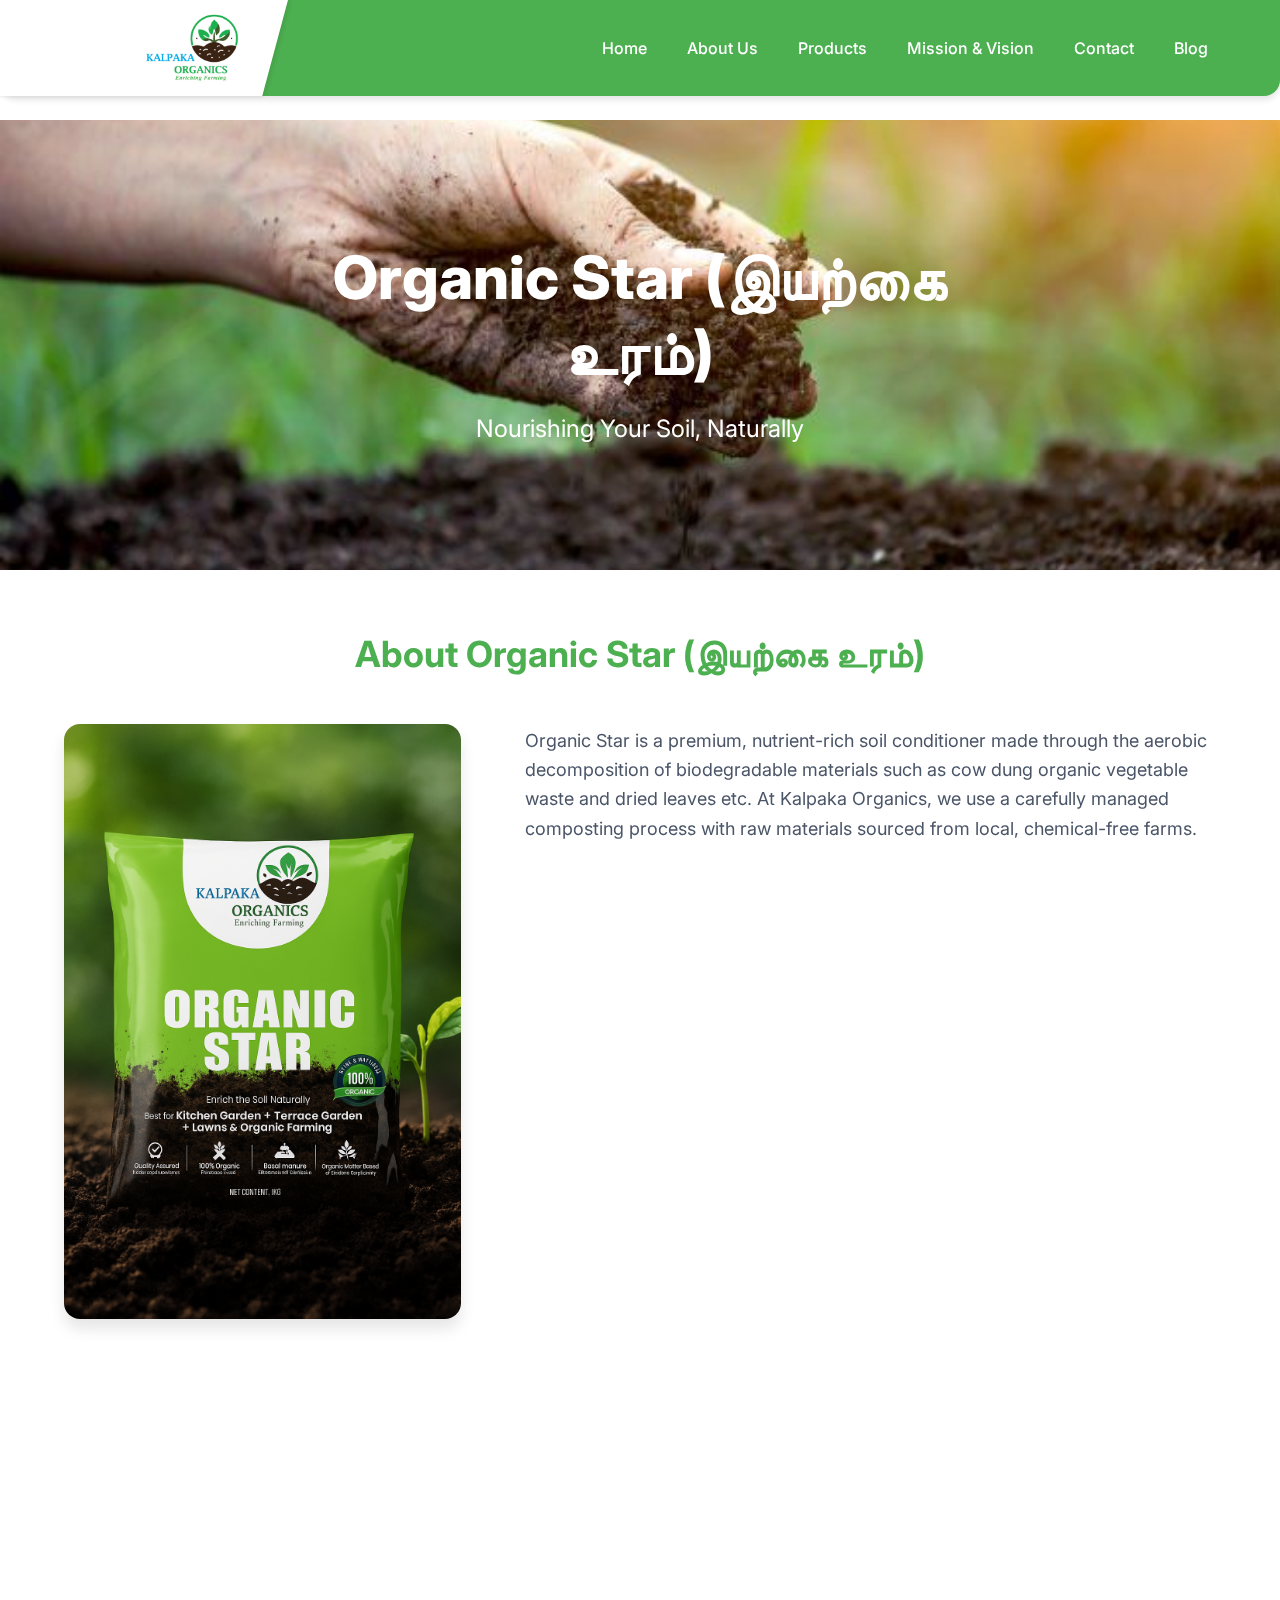
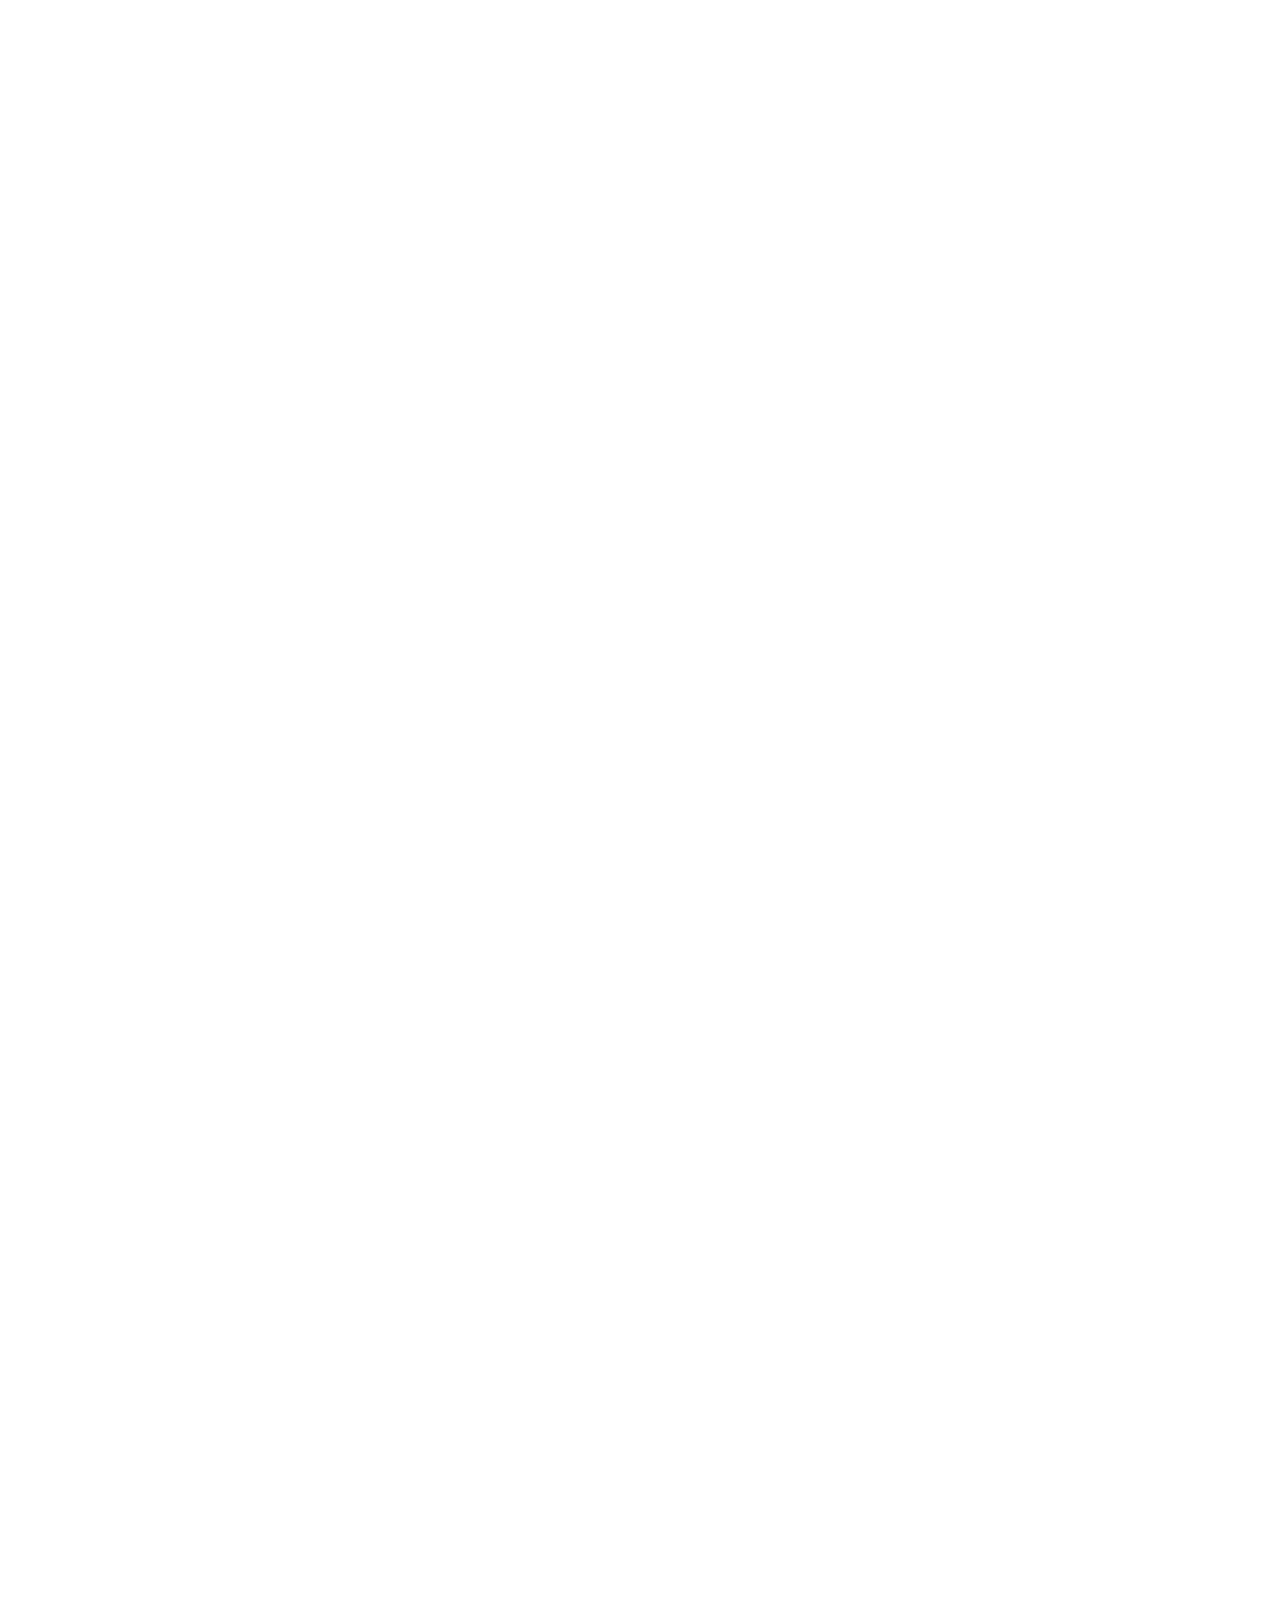
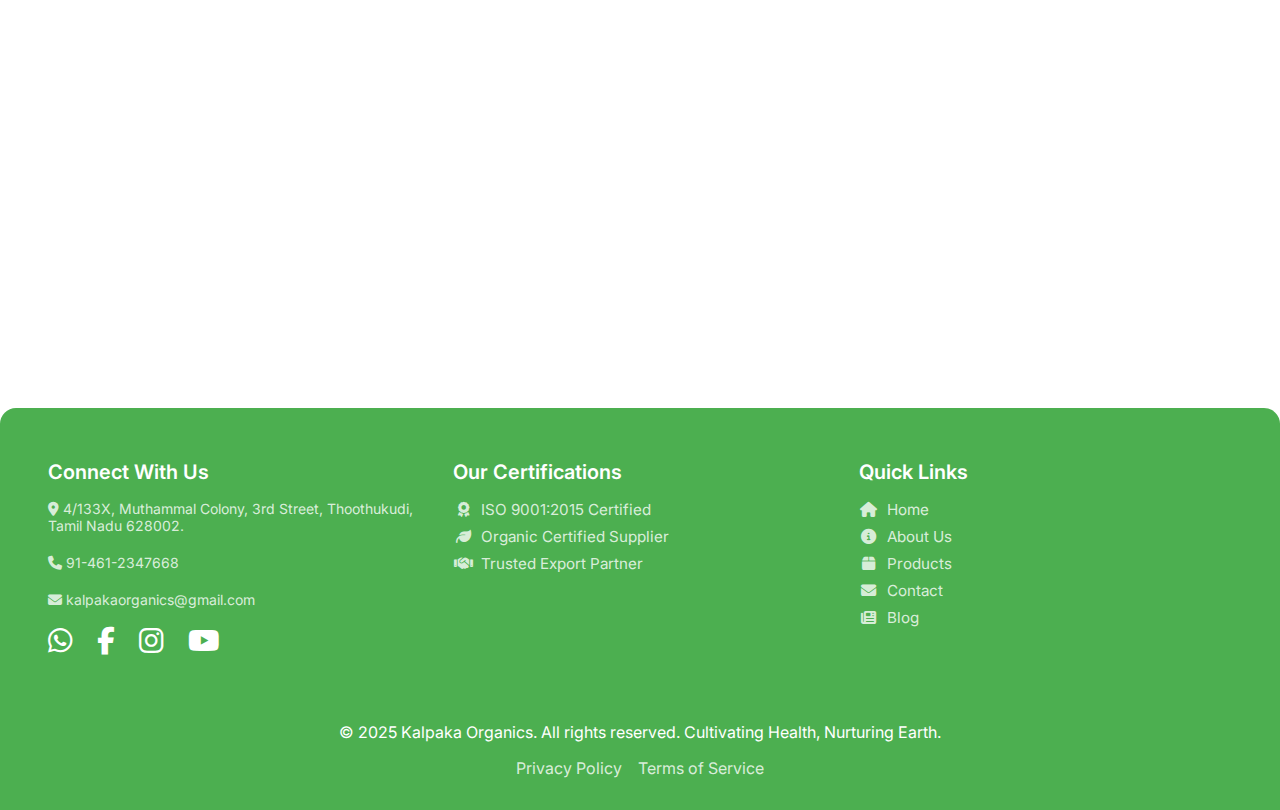
<file: organic.html>
<!DOCTYPE html>
<html lang="en">

<head>
    <meta charset="UTF-8">
    <meta name="viewport" content="width=device-width, initial-scale=1.0">
    <meta name="description" content="Transform your garden with Organic Star, the premium organic compost trusted for 30 years. Our all-natural blend enriches soil, promoting vibrant plant growth. Shop now for a healthier garden.">
    <title>Organic Compost - Kalpaka Organics</title>
    <!-- Favicon using your provided image -->
    <link rel="icon" href="logo1.jpeg" type="image/png">
    <!-- External CSS -->
    <link rel="stylesheet" href="style.css">
    <!-- Inter Font from Google Fonts -->
    <link href="https://fonts.googleapis.com/css2?family=Inter:wght@300;400;500;600;700&display=swap" rel="stylesheet">
    <!-- Font Awesome Icons CDN -->
    <link rel="stylesheet" href="https://cdnjs.cloudflare.com/ajax/libs/font-awesome/6.5.0/css/all.min.css">
</head>

<body>

    <!-- Loader -->
    <div id="loader-wrapper">
        <div id="loader" style="background-image: url('logo1.jpeg');"></div>
    </div>

    <!-- Fixed Header/Navigation -->
    <header class="header">
        <nav class="header-nav">
            <div class="header-logo-container">
                <img src="logo1.jpeg" alt="Kalpaka Organics Logo">

            </div>
            <ul class="nav-list">
                <li><a href="index.html" class="nav-link">Home</a></li>
                <li><a href="about.html" class="nav-link">About Us</a></li>
                <li><a href="products.html" class="nav-link">Products</a></li>
                <li><a href="about.html#mission-vision" class="nav-link"> Mission & Vision</a></li>
                <li><a href="contact.html" class="nav-link">Contact</a></li>
                <li><a href="blog.html" class="nav-link">Blog</a></li>
            </ul>
            <div class="hamburger-menu" id="hamburger-menu">
                <i class="fa-solid fa-bars"></i>
            </div>
        </nav>
    </header>

    <!-- Mobile Navigation Overlay and Menu -->
    <div class="mobile-nav-overlay" id="mobile-nav-overlay"></div>
    <div class="mobile-nav" id="mobile-nav">
        <div class="close-mobile-nav" id="close-mobile-nav">
            <i class="fa-solid fa-times"></i>
        </div>
        <ul class="mobile-nav-list">
            <li><a href="index.html">Home</a></li>
            <li><a href="about.html">About Us</a></li>
            <li><a href="products.html">Products</a></li>
            <li><a href="about.html#mission-vision">Mission & Vision</a></li>
            <li><a href="contact.html">Contact</a></li>
            <li><a href="blog.html">Blog</a></li>
        </ul>
    </div>

    <main>
        <!-- Hero Section for Organic Compost Product Page -->
        <section class="page-section hero-about hero-no-overlay" style="background-image: url('organicouter.jpeg');">
            <div class="hero-content">
                <h1 class="hero-title">Organic Star (இயற்கை உரம்)</h1>
                <p class="hero-subtitle">Nourishing Your Soil, Naturally</p>
            </div>
        </section>

        <!-- About Organic Compost Section -->
        <section id="about-vermi-compost" class="page-section bg-white">
            <div class="max-w-5xl mx-auto text-center">
                <h2 class="section-heading">About Organic Star (இயற்கை உரம்)</h2>
                <div class="vermi-about-layout">
                    <div class="vermi-about-image-col animate-fade-in">
                        <img src="organicmain.png" alt="Vermi Compost Detail" class="section-image">
                    </div>
                    <div class="vermi-about-text-col">
                        <p class="section-subheading text-left animate-slide-up">
                            Organic Star is a premium, nutrient-rich soil conditioner made through the aerobic
                            decomposition of biodegradable
                            materials such as cow dung organic vegetable waste and dried leaves etc. At Kalpaka
                            Organics, we use a carefully managed composting process
                            with raw materials sourced from local, chemical-free farms.
                        </p>
                        <p class="section-subheading text-left animate-slide-up">
                            During this natural breakdown process, beneficial microorganisms convert the organic matter
                            into a dark,
                            humus-like material packed with essential nutrients. This compost improves soil texture,
                            enhances microbial activity,
                            and supports long-term soil fertility— without using any chemicals.
                        </p>
                    </div>
                </div>
            </div>
        </section>

        <!-- Key Benefits Section (Initial List) -->
        <section id="key-benefits-intro" class="page-section bg-gray-50">
            <div class="max-w-5xl mx-auto text-center">
                <h2 class="section-heading"><i class="fa-solid fa-leaf mr-3"></i> Key Benefits:</h2>
                <ul class="content-list why-choose-list animate-slide-up">
                    <li><i class="fa-solid fa-check-circle"></i> Enriches soil with organic nutrients and humus</li>
                    <li><i class="fa-solid fa-seedling"></i> Enhances soil structure, aeration, and water retention</li>
                    <li><i class="fa-solid fa-microscope"></i> Boosts microbial life for healthier root zones</li>
                    <li><i class="fa-solid fa-shield-alt"></i> Safe, eco-friendly, and chemical-free</li>
                    <li><i class="fa-solid fa-handshake-angle"></i> Supports sustainable and organic agriculture</li>
                </ul>
                <p class="section-subheading animate-slide-up">
                    <strong class="text-secondary-green"><i class="fa-solid fa-circle-check mr-2"></i> Ideal
                        for:</strong> Organic farms, kitchen gardens, horticulture, and potted plants.
                </p>
            </div>
        </section>

        <!-- Detailed Key Benefits Section -->
        <section id="detailed-key-benefits" class="page-section bg-white">
            <div class="max-w-5xl mx-auto text-center">
                <h2 class="section-heading">🌿 Key Benefits</h2>
                <div class="benefits-grid animate-fade-in">
                    <div class="benefit-card">
                        <i class="fa-solid fa-flask-vial"></i>
                        <h3>Nutrient-Rich & Balanced</h3>
                        <p>Supplies a wide range of macro and micronutrients—N, P, K, calcium, magnesium, sulfur, and
                            more—in a slow-release form that feeds plants over time.</p>
                    </div>
                    <div class="benefit-card">
                        <i class="fa-solid fa-mountain-sun"></i>
                        <h3>Improves Soil Structure</h3>
                        <p>Enhances aeration, moisture retention, and soil porosity—leading to stronger root development
                            and better plant resilience.</p>
                    </div>
                    <div class="benefit-card">
                        <i class="fa-solid fa-microscope"></i>
                        <h3>Stimulates Microbial Activity</h3>
                        <p>Encourages the growth of beneficial microbes, fungi, and earthworms, creating a thriving,
                            self-sustaining soil ecosystem.</p>
                    </div>
                    <div class="benefit-card">
                        <i class="fa-solid fa-ban"></i>
                        <h3>Reduces Dependency on Chemicals</h3>
                        <p>Naturally boosts plant immunity and fertility, reducing the need for synthetic fertilizers or
                            pesticides.</p>
                    </div>
                    <div class="benefit-card">
                        <i class="fa-solid fa-leaf"></i>
                        <h3>Eco-Friendly & Sustainable</h3>
                        <p>Made entirely from recycled organic materials, it’s a sustainable solution for soil
                            regeneration and climate-smart farming.</p>
                    </div>
                </div>
            </div>
        </section>


        <div class="page-section">
            <div class="content-container">
                <h2 class="section-heading"><i class="fa-solid fa-leaf"></i> Applications</h2>
                <ul class="applications-list">
                   <li><i class="fa-solid fa-mountain-city"></i> <strong>Agricultural Lands</strong> - Ideal for field
                       crops, fruits, and vegetables.</li>
                   <li><i class="fa-solid fa-holly-berry"></i> <strong>Horticulture</strong> - Enhances growth in
                       flower beds, nurseries, and lawns.</li>
                  <li><i class="fa-solid fa-seedling"></i> <strong>Organic Farms</strong> - Essential input for
                      certified organic farming.</li>
                  <li><i class="fa-solid fa-house-chimney-user"></i> <strong>Home Gardens</strong> - Perfect for pots,
                      terrace gardens, and kitchen gardens.</li>
                </ul>
            </div>
        </div>



        <div class="page-section">
            <div class="content-container">
                <h2 class="section-heading"><i class="fa-solid fa-seedling"></i> Application Guide</h2>
                <ul class="application-guide-list">
                    <li><i class="fa-solid fa-house-chimney-user"></i> <strong>Home Gardening:</strong> - Mix 1 part
                        compost with 2-3 parts soil for pots and raised beds.</li>
                    <li><i class="fa-solid fa-tractor"></i> <strong>Farm Use:</strong> - Apply 2 to 4 tons per acre
                        during soil preparation or as top dressing.</li>
                    <li><i class="fa-solid fa-tree"></i> <strong>Fruit Trees & Saplings:</strong> - Add 2-5 kg per tree
                        base twice a year.</li>
                    <li><i class="fa-solid fa-earth-americas"></i> <strong>Soil Rejuvenation:</strong> - Use
                        post-harvest or during fallow periods to rebuild soil fertility.</li>
                </ul>
            </div>
        </div>


        <!-- Packaging Available Section -->
        <section id="packaging" class="page-section bg-gray-50">
            <div class="max-w-5xl mx-auto text-center">
                <h2 class="section-heading"><i class="fa-solid fa-box-open mr-3"></i> Packaging Available</h2>
                <p class="section-subheading animate-fade-in">
                    <strong>5 kg | 10 kg | 25 kg | 50 kg</strong> | Custom bulk packaging on request.
                </p>
            </div>
        </section>

        <!-- Back to Products Button -->
        <section class="page-section bg-white text-center">
            <a href="products.html" class="btn-modern animate-fade-in">Back to Products</a>
        </section>

    </main>

    <!-- Footer (Updated to match index.html structure) -->
    <footer class="footer">
        <div class="footer-top-sections">
            <div class="footer-section social-media">
                <h3>Connect With Us</h3>
                <div class="footer-contact-line">
                    <i class="fa-solid fa-location-dot"></i> <span> 4/133X, Muthammal Colony, 3rd Street, Thoothukudi,
                        Tamil Nadu
                        628002.</span>
                </div><br>
                <div class="footer-contact-line">
                    <i class="fa-solid fa-phone"></i> <span>91-461-2347668</span>
                </div><br>
                <div class="footer-contact-line">
                    <i class="fa-solid fa-envelope"></i> <span>kalpakaorganics@gmail.com</span>
                </div>
                <div class="social-icons">
                    <a href="https://wa.me/yourphonenumber" target="_blank" aria-label="WhatsApp"><i
                            class="fab fa-whatsapp"></i></a>
                    <a href="https://facebook.com/yourpagename" target="_blank" aria-label="Facebook"><i
                            class="fab fa-facebook-f"></i></a>
                    <a href="https://instagram.com/yourusername" target="_blank" aria-label="Instagram"><i
                            class="fab fa-instagram"></i></a>
                    <a href="https://www.youtube.com/@yourchannelname" target="_blank" aria-label="YouTube"><i
                            class="fab fa-youtube"></i></a>
                </div>
            </div>
            <div class="footer-section certifications">
                <h3>Our Certifications</h3>
                <ul>
                    <li><i class="fa-solid fa-award"></i> ISO 9001:2015 Certified</li>
                    <li><i class="fa-solid fa-leaf"></i> Organic Certified Supplier</li>
                    <li><i class="fa-solid fa-handshake"></i> Trusted Export Partner</li>
                </ul>
            </div>
            <!-- Quick Links Section with Icons -->
            <div class="footer-section quick-links">
                <h3>Quick Links</h3>
                <ul>
                    <li><a href="index.html"><i class="fa-solid fa-home"></i> Home</a></li>
                    <li><a href="about.html"><i class="fa-solid fa-circle-info"></i> About Us</a></li>
                    <li><a href="products.html"><i class="fa-solid fa-box"></i> Products</a></li>
                    <li><a href="contact.html"><i class="fa-solid fa-envelope"></i> Contact</a></li>
                    <li><a href="blog.html"><i class="fa-solid fa-newspaper"></i> Blog</a></li>
                </ul>
            </div>
        </div>
        <div class="footer-bottom-copyright">
            <p>&copy; 2025 Kalpaka Organics. All rights reserved. Cultivating Health, Nurturing Earth.</p>
            <div class="footer-links">
                <a href="#">Privacy Policy</a>
                <a href="#">Terms of Service</a>
            </div>
        </div>
    </footer>

    <script>
        document.addEventListener('DOMContentLoaded', () => {
            // --- Loader Logic ---
            const loaderWrapper = document.getElementById('loader-wrapper');
            window.addEventListener('load', () => {
                loaderWrapper.classList.add('loader-hidden');
            });

            // --- Mobile Navigation Logic ---
            const hamburgerMenu = document.getElementById('hamburger-menu');
            const mobileNav = document.getElementById('mobile-nav');
            const closeMobileNav = document.getElementById('close-mobile-nav');
            const mobileNavOverlay = document.getElementById('mobile-nav-overlay');
            const mobileNavLinks = document.querySelectorAll('.mobile-nav-list a');

            hamburgerMenu.addEventListener('click', () => {
                mobileNav.classList.add('open');
                mobileNavOverlay.classList.add('open');
            });

            closeMobileNav.addEventListener('click', () => {
                mobileNav.classList.remove('open');
                mobileNavOverlay.classList.remove('open');
            });

            mobileNavOverlay.addEventListener('click', () => {
                mobileNav.classList.remove('open');
                mobileNavOverlay.classList.remove('open');
            });

            mobileNavLinks.forEach(link => {
                link.addEventListener('click', () => {
                    mobileNav.classList.remove('open');
                    mobileNavOverlay.classList.remove('open');
                });
            });

            // --- Page Section Intersection Observer for general sections ---
            const sections = document.querySelectorAll('.page-section');
            const sectionObserver = new IntersectionObserver((entries) => {
                entries.forEach(entry => {
                    if (entry.isIntersecting) {
                        entry.target.classList.add('active');
                    } else {
                        // Optionally remove 'active' class when out of view for re-animation on scroll back
                        // entry.target.classList.remove('active');
                    }
                });
            }, {
                rootMargin: '0px',
                threshold: 0.1 // Trigger when 10% of the section is visible
            });

            sections.forEach(section => {
                sectionObserver.observe(section);
            });

            // --- Intersection Observer for specific animations (images and lists) ---
            const animateElements = document.querySelectorAll('.animate-fade-in, .animate-slide-up');

            const animateObserver = new IntersectionObserver((entries) => {
                entries.forEach(entry => {
                    if (entry.isIntersecting) {
                        entry.target.classList.add('in-view');
                    } else {
                        entry.target.classList.remove('in-view'); // Reset when out of view
                    }
                });
            }, {
                rootMargin: '0px',
                threshold: 0.2 // Trigger when 20% of the element is visible
            });

            animateElements.forEach(element => {
                animateObserver.observe(element);
            });
        });
    </script>
</body>

</html>
</file>
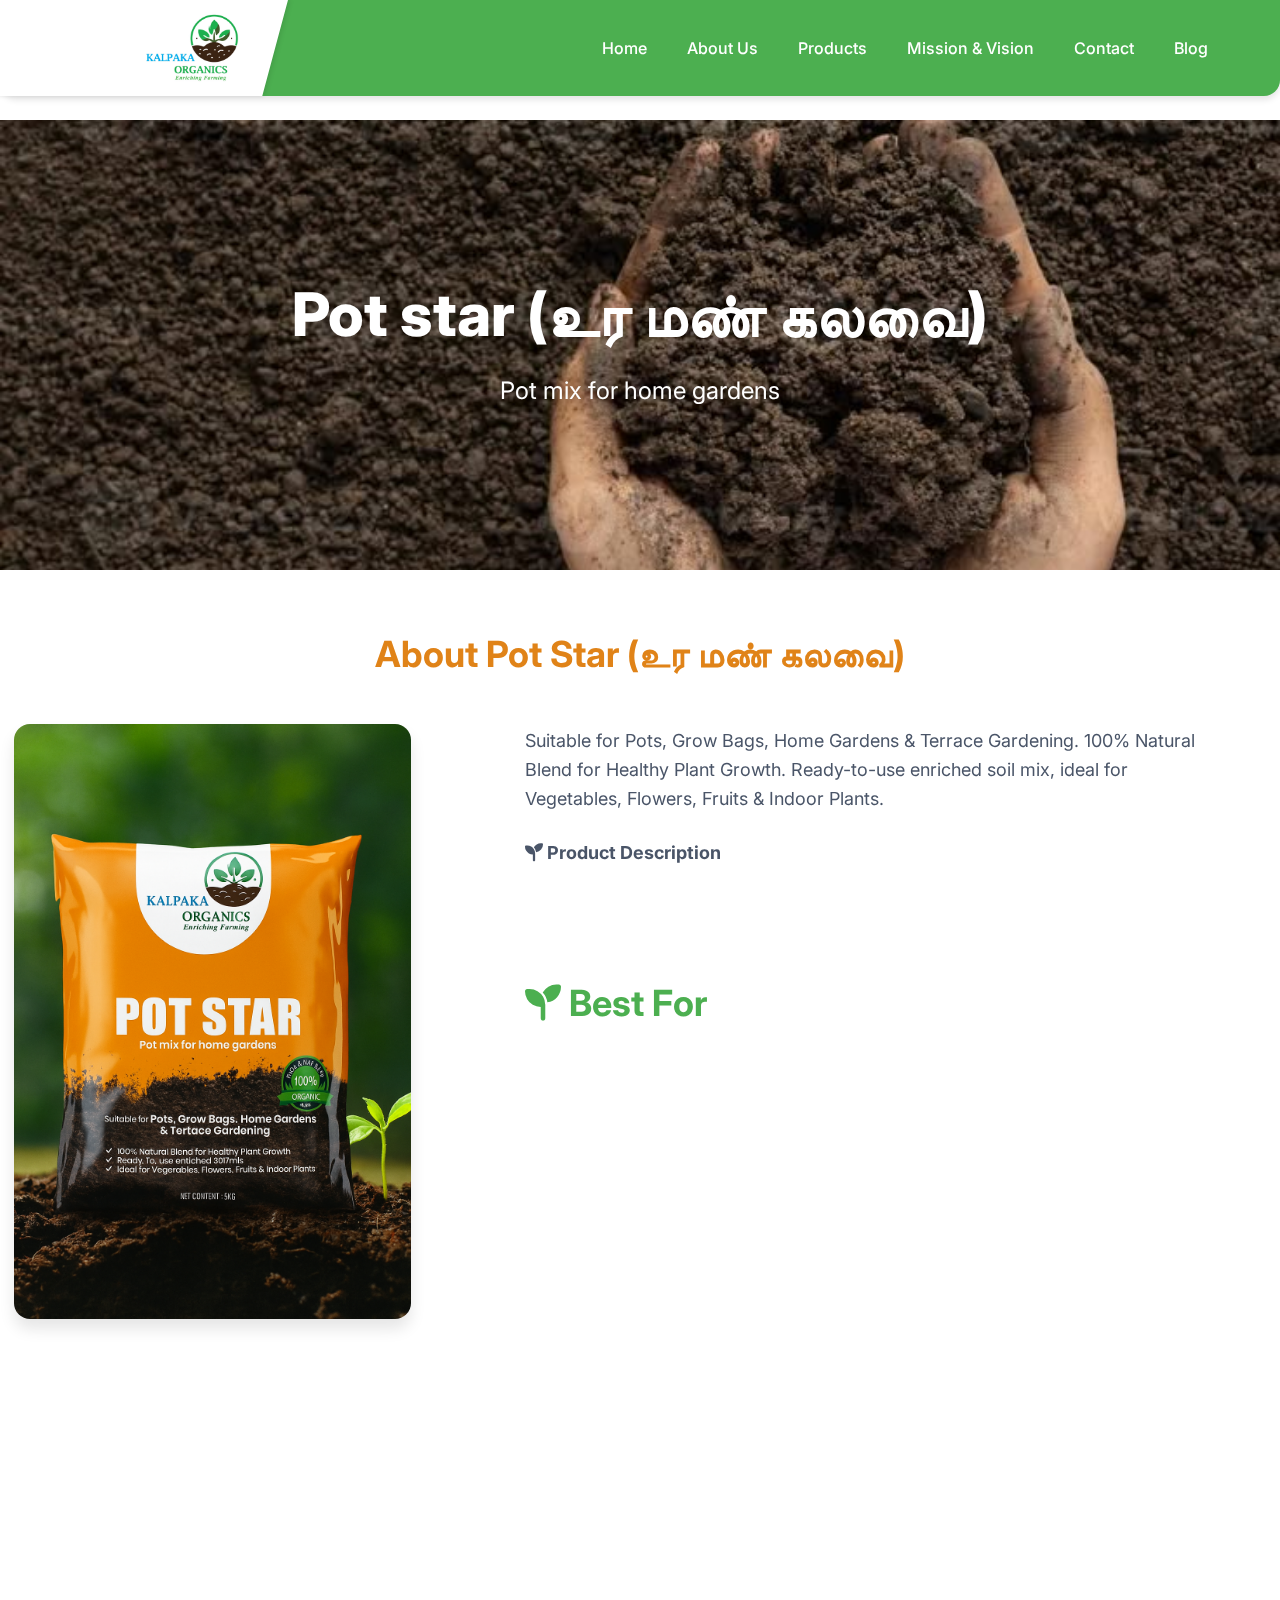
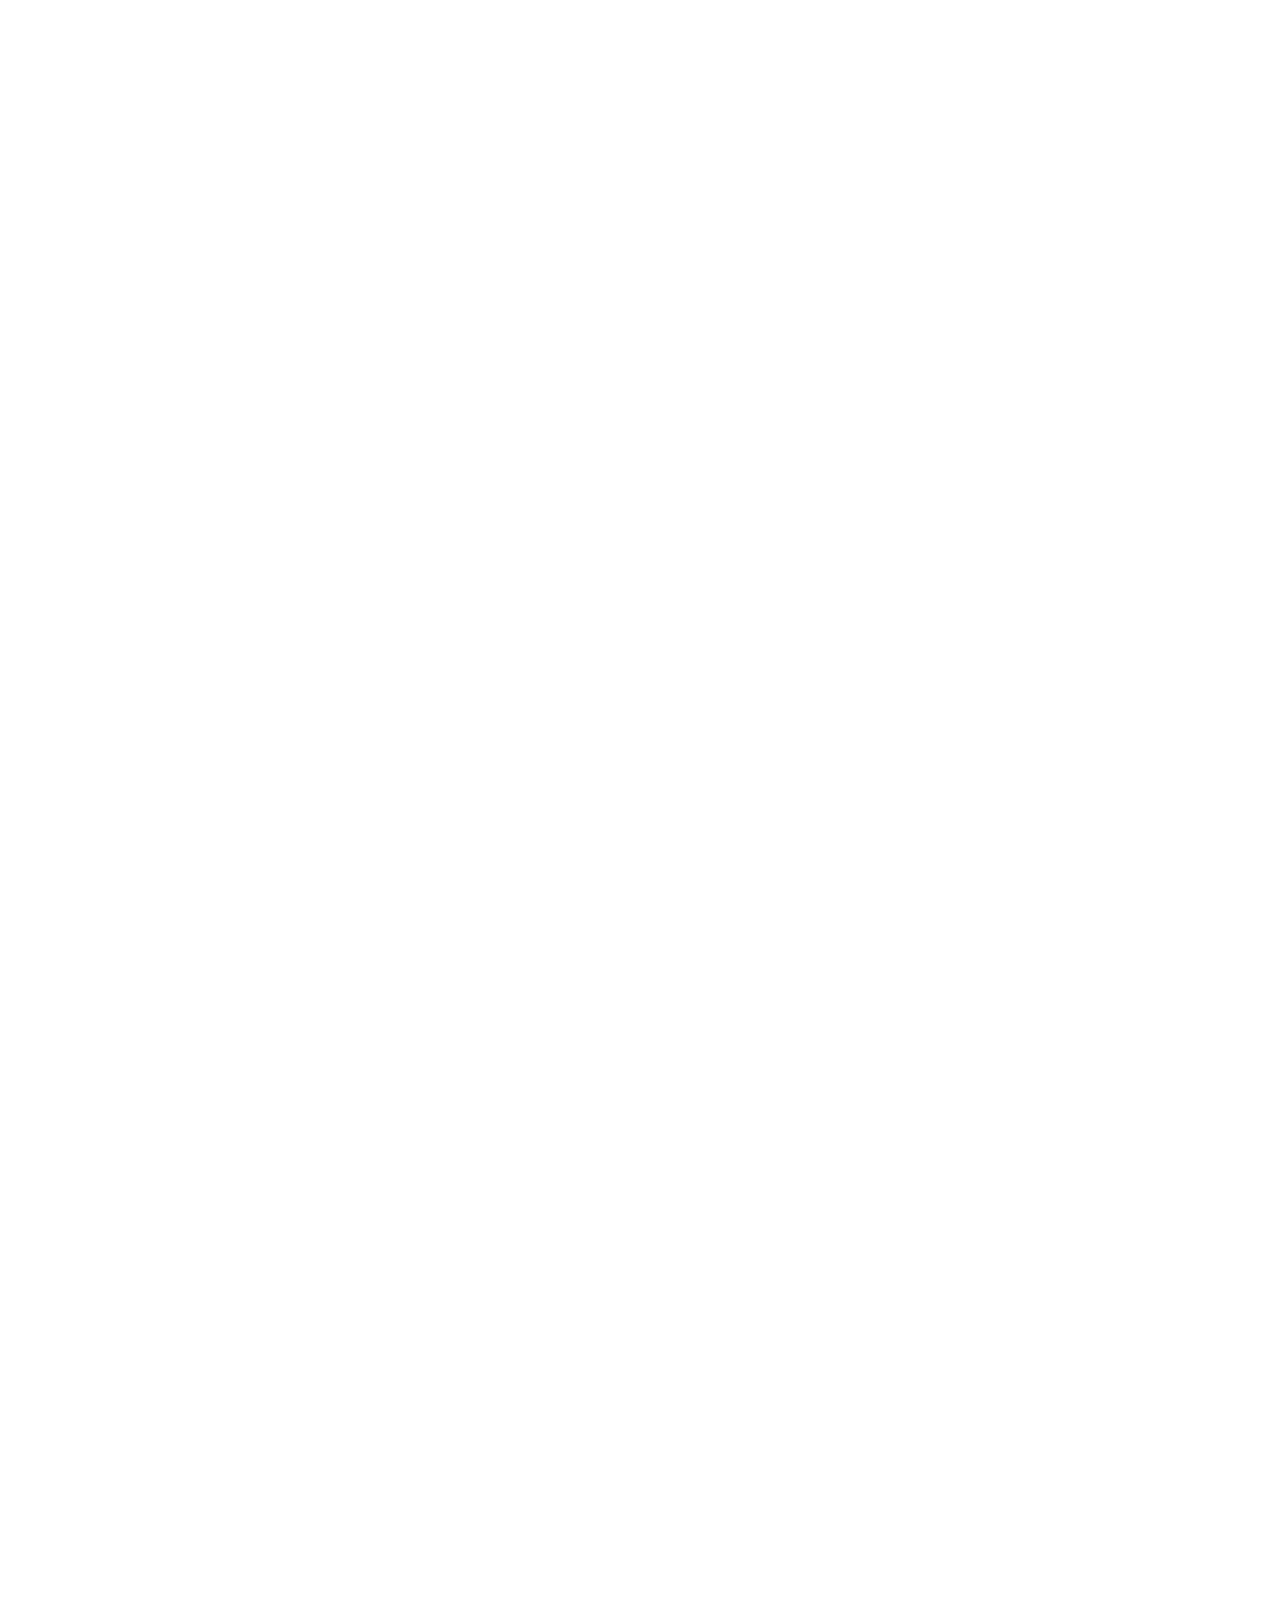
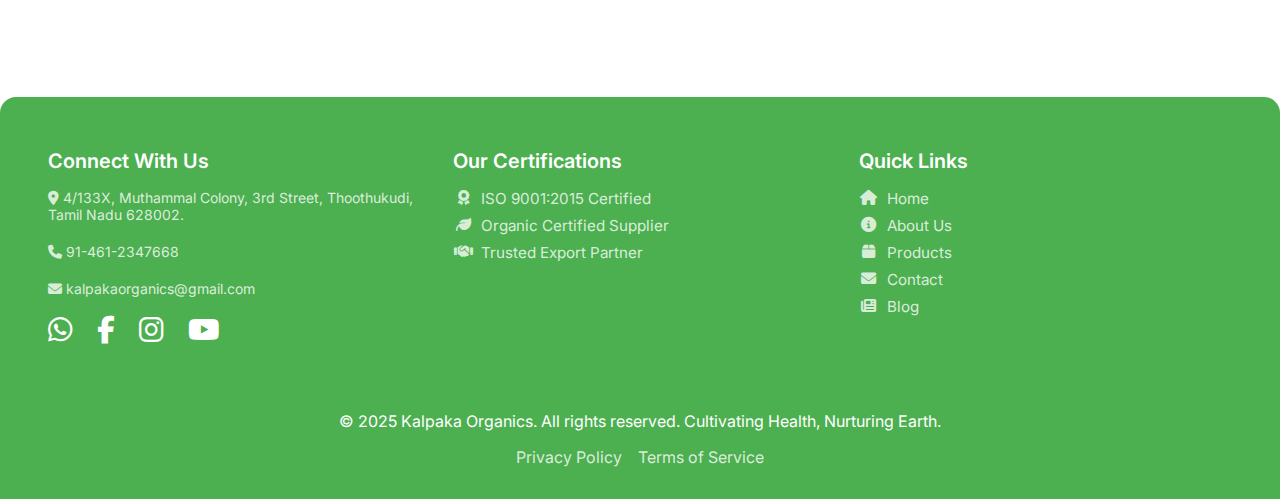
<file: pot.html>
<!DOCTYPE html>
<html lang="en">
<head>
    <meta charset="UTF-8">
    <meta name="viewport" content="width=device-width, initial-scale=1.0">
    <meta name="description" content="Discover Pot Star, the perfect organic pot mix for all your potted plants and container gardening needs. Our balanced blend ensures strong roots and lush foliage. Trust our 30 years of quality.">
    <title>Organic Compost - Kalpaka Organics</title>
    <!-- Favicon using your provided image -->
    <link rel="icon" href="logo1.jpeg" type="image/png">
    <!-- External CSS -->
    <link rel="stylesheet" href="style.css">
    <!-- Inter Font from Google Fonts -->
    <link href="https://fonts.googleapis.com/css2?family=Inter:wght@300;400;500;600;700&display=swap" rel="stylesheet">
    <!-- Font Awesome Icons CDN -->
    <link rel="stylesheet" href="https://cdnjs.cloudflare.com/ajax/libs/font-awesome/6.5.0/css/all.min.css">
</head>
<body>

    <!-- Loader -->
    <div id="loader-wrapper">
        <div id="loader" style="background-image: url('logo1.jpeg');"></div>
    </div>

    <!-- Fixed Header/Navigation -->
    <header class="header">
        <nav class="header-nav">
            <div class="header-logo-container">
                <img src="logo1.jpeg" alt="Kalpaka Organics Logo">
                
            </div>
            <ul class="nav-list">
                <li><a href="index.html" class="nav-link">Home</a></li>
                <li><a href="about.html" class="nav-link">About Us</a></li>
                <li><a href="products.html" class="nav-link">Products</a></li>
                <li><a href="about.html#mission-vision" class="nav-link"> Mission & Vision</a></li>
                <li><a href="contact.html" class="nav-link">Contact</a></li>
                <li><a href="blog.html" class="nav-link">Blog</a></li>
            </ul>
            <div class="hamburger-menu" id="hamburger-menu">
                <i class="fa-solid fa-bars"></i>
            </div>
        </nav>
    </header>

    <!-- Mobile Navigation Overlay and Menu -->
    <div class="mobile-nav-overlay" id="mobile-nav-overlay"></div>
    <div class="mobile-nav" id="mobile-nav">
        <div class="close-mobile-nav" id="close-mobile-nav">
            <i class="fa-solid fa-times"></i>
        </div>
        <ul class="mobile-nav-list">
            <li><a href="index.html">Home</a></li>
            <li><a href="about.html">About Us</a></li>
            <li><a href="products.html">Products</a></li>
            <li><a href="about.html#mission-vision">Mission & Vision</a></li>
            <li><a href="contact.html">Contact</a></li>
            <li><a href="blog.html">Blog</a></li>
        </ul>
    </div>

   <main>
    <section class="page-section hero-about hero-no-overlay" style="background-image: url('potstarhero.jfif');">
        <div class="hero-content">
            <h1 class="hero-title">Pot star (உர மண் கலவை) </h1>
            <p class="hero-subtitle">Pot mix for home gardens</p>
        </div>
    </section>

    <section id="pot-mix-description" class="page-section bg-white">
        <div class="max-w-5xl mx-auto text-center">
            <h2 class="section-heading" style="color:#e08318"> About Pot Star (உர மண் கலவை) </h2>
            <div class="vermi-about-layout">
                <div class="vermi-about-image-col animate-fade-in">
                    <img src="potmain.png" alt="Kalpaka Organics Pot Mix" class="section-image">
                </div>
                <div class="vermi-about-text-col">
                    <p class="section-subheading text-left animate-slide-up">
                        Suitable for Pots, Grow Bags, Home Gardens & Terrace Gardening. 100% Natural Blend for Healthy Plant Growth. Ready-to-use enriched soil mix, ideal for Vegetables, Flowers, Fruits & Indoor Plants.
                    </p>
                    <div class="product-description-container">
                        <h3 class="section-subheading text-left animate-slide-up"><i class="fa-solid fa-seedling"></i> Product Description</h3>
                        <p class="text-left animate-slide-up">
                            Kalpaka Organics Pot Mix is a ready-to-use, nutrient-rich growing medium made from naturally composted ingredients. Specially crafted for home gardeners, terrace gardens, balcony plants, and organic farming needs.
                        </p>
                    </div>
                    <div class="max-w-5xl mx-auto text-center">
            <h2 class="section-heading"><i class="fa-solid fa-seedling"></i> Best For</h2>
            <ul class="content-list why-choose-list animate-slide-up">
                <li><i class="fa-solid fa-check-circle"></i> Flowering Plants</li>
                <li><i class="fa-solid fa-check-circle"></i> Fruit Plants</li>
                <li><i class="fa-solid fa-check-circle"></i> Vegetables</li>
                <li><i class="fa-solid fa-check-circle"></i> Indoor Plants</li>
                <li><i class="fa-solid fa-check-circle"></i> Herbal Plants</li>
                <li><i class="fa-solid fa-check-circle"></i> Nursery Use</li>
            </ul>
        </div>
                </div>
                
            </div>
        </div>
    </section>

    <!--<section id="best-for" class="page-section bg-gray-50">
        
    </section>-->

    <section id="composition" class="page-section bg-white">
        <div class="max-w-5xl mx-auto text-center">
            <h2 class="section-heading"><i class="fa-solid fa-flask"></i> Composition</h2>
            <div class="benefits-grid animate-fade-in">
                <div class="benefit-card">
                    <i class="fa-solid fa-leaf"></i>
                    <h3>Organic Compost</h3>
                    <p>Enriches soil with nutrients</p>
                </div>
                <div class="benefit-card">
                    <i class="fa-solid fa-bug"></i>
                    <h3>Vermi Compost</h3>
                    <p>Enhances microbial activity</p>
                </div>
                <div class="benefit-card">
                    <i class="fa-solid fa-earth-americas"></i>
                    <h3>Red Soil</h3>
                    <p>Provides natural minerals</p>
                </div>
                <div class="benefit-card">
                    <i class="fa-solid fa-water"></i>
                    <h3>Cocopeat</h3>
                    <p>Retains moisture & improves aeration</p>
                </div>
                <div class="benefit-card">
                    <i class="fa-solid fa-shield-alt"></i>
                    <h3>Neem Cake</h3>
                    <p>Natural pest repellent</p>
                </div>
                <div class="benefit-card">
                    <i class="fa-solid fa-seedling"></i>
                    <h3>Bio-enhancers</h3>
                    <p>Improve soil fertility by micronutrients</p>
                </div>
            </div>
        </div>
    </section>

    <section id="usage-directions" class="page-section bg-gray-50">
        <div class="max-w-5xl mx-auto text-center">
            <h2 class="section-heading"><i class="fa-solid fa-box"></i> Usage Directions</h2>
            <ul class="content-list usage-list animate-slide-up">
                <li><i class="fa-solid fa-bucket"></i> Fill container/grow bag with Pot Mix.</li>
                <li><i class="fa-solid fa-seedling"></i> Sow seeds or transplant saplings directly.</li>
                <li><i class="fa-solid fa-spray-can"></i> Water moderately.</li>
                <li><i class="fa-solid fa-tree"></i> Add vermi star / organic star once in every 30–40 days for best results.</li>
            </ul>
        </div>
    </section>

    <section id="why-kalpaka" class="page-section bg-white">
        <div class="max-w-5xl mx-auto text-center">
            <h2 class="section-heading"><i class="fa-solid fa-box"></i> Why Kalpaka Pot Mix?</h2>
            <ul class="content-list applications-list animate-slide-up">
                <li><i class="fa-solid fa-check-circle"></i> Boosts root development</li>
                <li><i class="fa-solid fa-check-circle"></i> Enhances water retention</li>
                <li><i class="fa-solid fa-check-circle"></i> Supports disease resistance</li>
                <li><i class="fa-solid fa-check-circle"></i> No need to mix additional soil</li>
            </ul>
        </div>
    </section>

    <section id="storage-care" class="page-section bg-gray-50">
        <div class="max-w-5xl mx-auto text-center">
            <h2 class="section-heading"><i class="fa-solid fa-triangle-exclamation"></i> Storage & Care</h2>
            <ul class="content-list why-choose-list animate-slide-up">
                <li><i class="fa-solid fa-warehouse"></i> Store in a dry, shaded area</li>
                <li><i class="fa-solid fa-box-open"></i> Seal after use to retain freshness</li>
                <li><i class="fa-solid fa-cloud-sun"></i> Keep away from direct rain or extreme moisture</li>
            </ul>
        </div>
    </section>

    <section id="manufactured-by" class="page-section bg-white text-center">
        <div class="max-w-5xl mx-auto">
            <h2 class="section-heading"><i class="fa-solid fa-phone mr-3"></i> Manufactured by: Kalpaka Organics</h2>
        </div>
    </section>

    <section class="page-section bg-gray-50 text-center">
        <a href="products.html" class="btn-modern animate-fade-in">Back to Products</a>
    </section>
</main>

    <!-- Footer (Updated to match index.html structure) -->
    <footer class="footer">
        <div class="footer-top-sections">
            <div class="footer-section social-media">
                <h3>Connect With Us</h3>
                <div class="footer-contact-line">
                    <i class="fa-solid fa-location-dot"></i> <span>  4/133X, Muthammal Colony, 3rd Street, Thoothukudi, Tamil Nadu
                        628002.</span>
                </div><br>
                <div class="footer-contact-line">
                    <i class="fa-solid fa-phone"></i> <span>91-461-2347668</span>
                </div><br>
                <div class="footer-contact-line">
                    <i class="fa-solid fa-envelope"></i> <span>kalpakaorganics@gmail.com</span>
                </div>
                <div class="social-icons">
                    <a href="https://wa.me/yourphonenumber" target="_blank" aria-label="WhatsApp"><i class="fab fa-whatsapp"></i></a>
                    <a href="https://facebook.com/yourpagename" target="_blank" aria-label="Facebook"><i class="fab fa-facebook-f"></i></a>
                    <a href="https://instagram.com/yourusername" target="_blank" aria-label="Instagram"><i class="fab fa-instagram"></i></a>
                    <a href="https://www.youtube.com/@yourchannelname" target="_blank" aria-label="YouTube"><i class="fab fa-youtube"></i></a>
                </div>
            </div>
            <div class="footer-section certifications">
                <h3>Our Certifications</h3>
                <ul>
                    <li><i class="fa-solid fa-award"></i> ISO 9001:2015 Certified</li>
                    <li><i class="fa-solid fa-leaf"></i> Organic Certified Supplier</li>
                    <li><i class="fa-solid fa-handshake"></i> Trusted Export Partner</li>
                </ul>
            </div>
            <!-- Quick Links Section with Icons -->
            <div class="footer-section quick-links">
                <h3>Quick Links</h3>
                <ul>
                    <li><a href="index.html"><i class="fa-solid fa-home"></i> Home</a></li>
                    <li><a href="about.html"><i class="fa-solid fa-circle-info"></i> About Us</a></li>
                    <li><a href="products.html"><i class="fa-solid fa-box"></i> Products</a></li>
                    <li><a href="contact.html"><i class="fa-solid fa-envelope"></i> Contact</a></li>
                    <li><a href="blog.html"><i class="fa-solid fa-newspaper"></i> Blog</a></li>
                </ul>
            </div>
        </div>
        <div class="footer-bottom-copyright">
            <p>&copy; 2025 Kalpaka Organics. All rights reserved. Cultivating Health, Nurturing Earth.</p>
            <div class="footer-links">
                <a href="#">Privacy Policy</a>
                <a href="#">Terms of Service</a>
            </div>
        </div>
    </footer>

    <script>
        document.addEventListener('DOMContentLoaded', () => {
            // --- Loader Logic ---
            const loaderWrapper = document.getElementById('loader-wrapper');
            window.addEventListener('load', () => {
                loaderWrapper.classList.add('loader-hidden');
            });

            // --- Mobile Navigation Logic ---
            const hamburgerMenu = document.getElementById('hamburger-menu');
            const mobileNav = document.getElementById('mobile-nav');
            const closeMobileNav = document.getElementById('close-mobile-nav');
            const mobileNavOverlay = document.getElementById('mobile-nav-overlay');
            const mobileNavLinks = document.querySelectorAll('.mobile-nav-list a');

            hamburgerMenu.addEventListener('click', () => {
                mobileNav.classList.add('open');
                mobileNavOverlay.classList.add('open');
            });

            closeMobileNav.addEventListener('click', () => {
                mobileNav.classList.remove('open');
                mobileNavOverlay.classList.remove('open');
            });

            mobileNavOverlay.addEventListener('click', () => {
                mobileNav.classList.remove('open');
                mobileNavOverlay.classList.remove('open');
            });

            mobileNavLinks.forEach(link => {
                link.addEventListener('click', () => {
                    mobileNav.classList.remove('open');
                    mobileNavOverlay.classList.remove('open');
                });
            });

            // --- Page Section Intersection Observer for general sections ---
            const sections = document.querySelectorAll('.page-section');
            const sectionObserver = new IntersectionObserver((entries) => {
                entries.forEach(entry => {
                    if (entry.isIntersecting) {
                        entry.target.classList.add('active');
                    } else {
                        // Optionally remove 'active' class when out of view for re-animation on scroll back
                        // entry.target.classList.remove('active');
                    }
                });
            }, {
                rootMargin: '0px',
                threshold: 0.1 // Trigger when 10% of the section is visible
            });

            sections.forEach(section => {
                sectionObserver.observe(section);
            });

            // --- Intersection Observer for specific animations (images and lists) ---
            const animateElements = document.querySelectorAll('.animate-fade-in, .animate-slide-up');

            const animateObserver = new IntersectionObserver((entries) => {
                entries.forEach(entry => {
                    if (entry.isIntersecting) {
                        entry.target.classList.add('in-view');
                    } else {
                        entry.target.classList.remove('in-view'); // Reset when out of view
                    }
                });
            }, {
                rootMargin: '0px',
                threshold: 0.2 // Trigger when 20% of the element is visible
            });

            animateElements.forEach(element => {
                animateObserver.observe(element);
            });
        });
    </script>
</body>
</html>
</file>
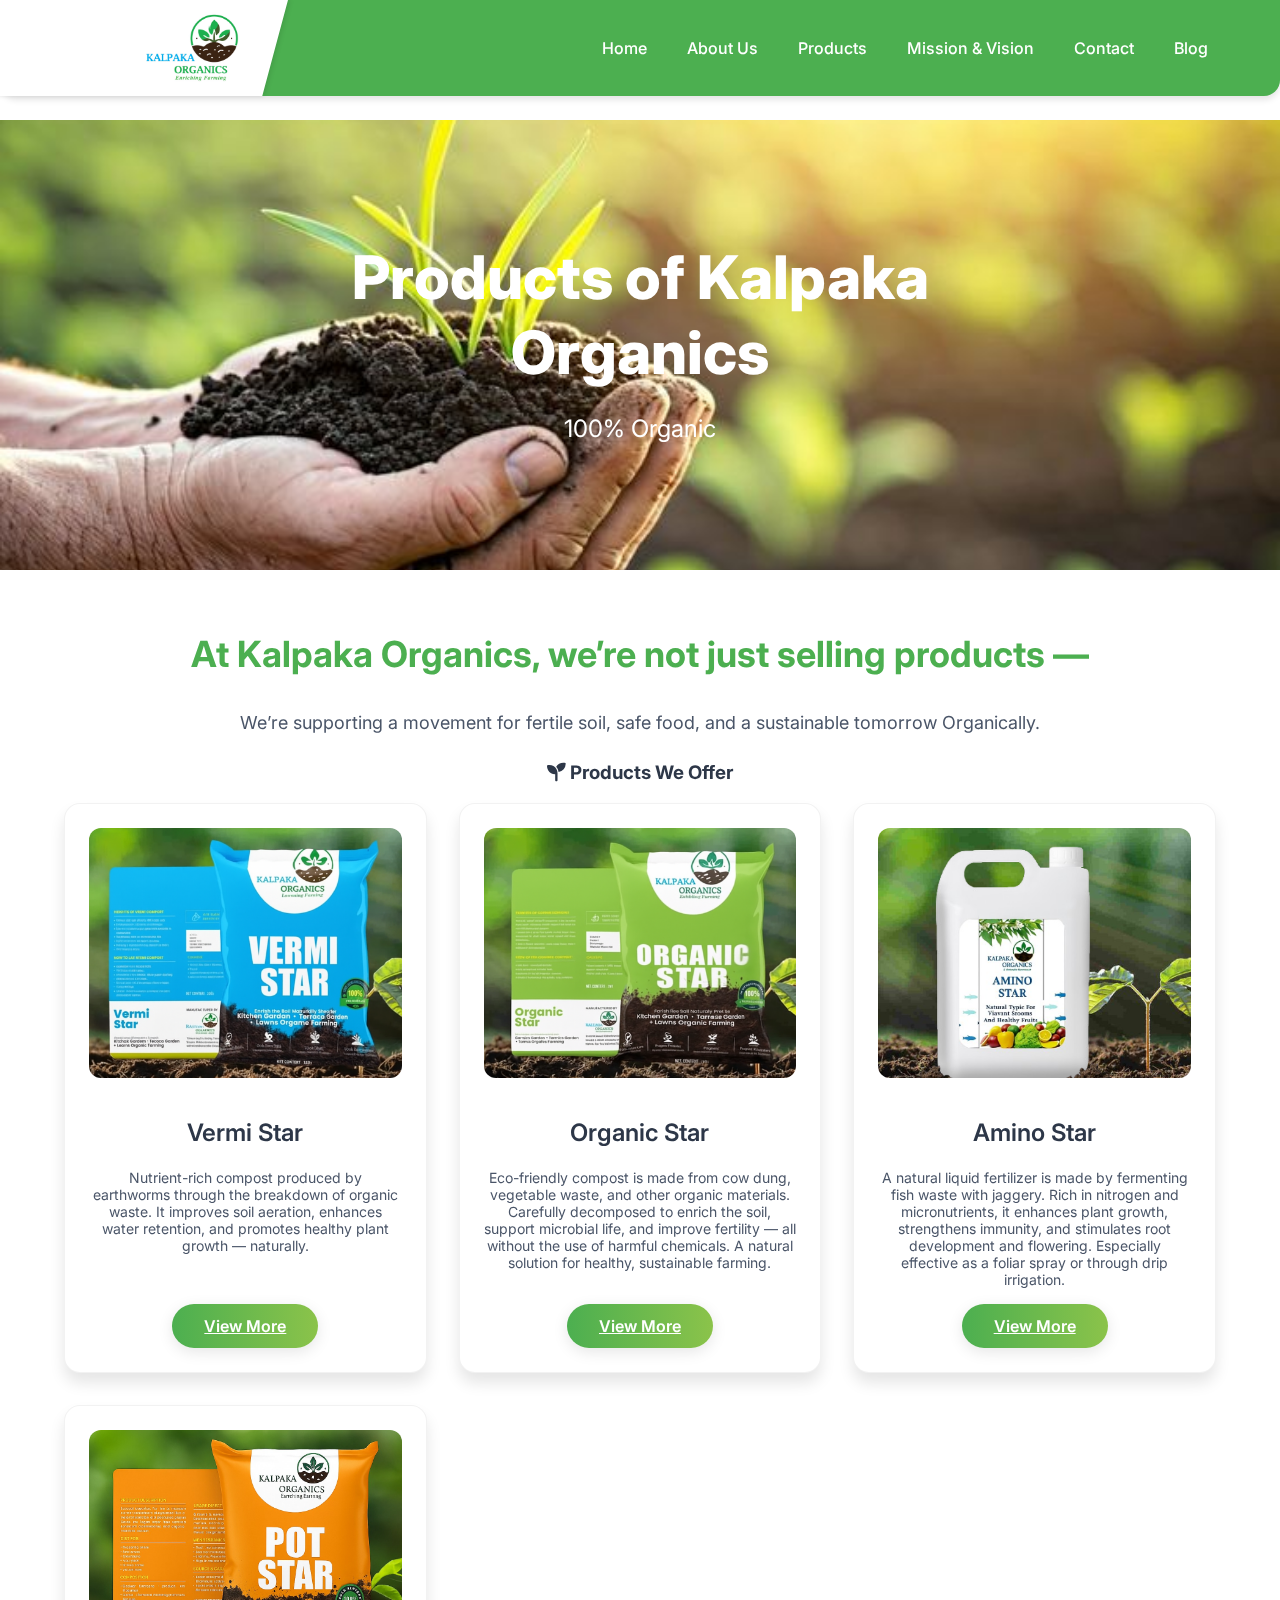
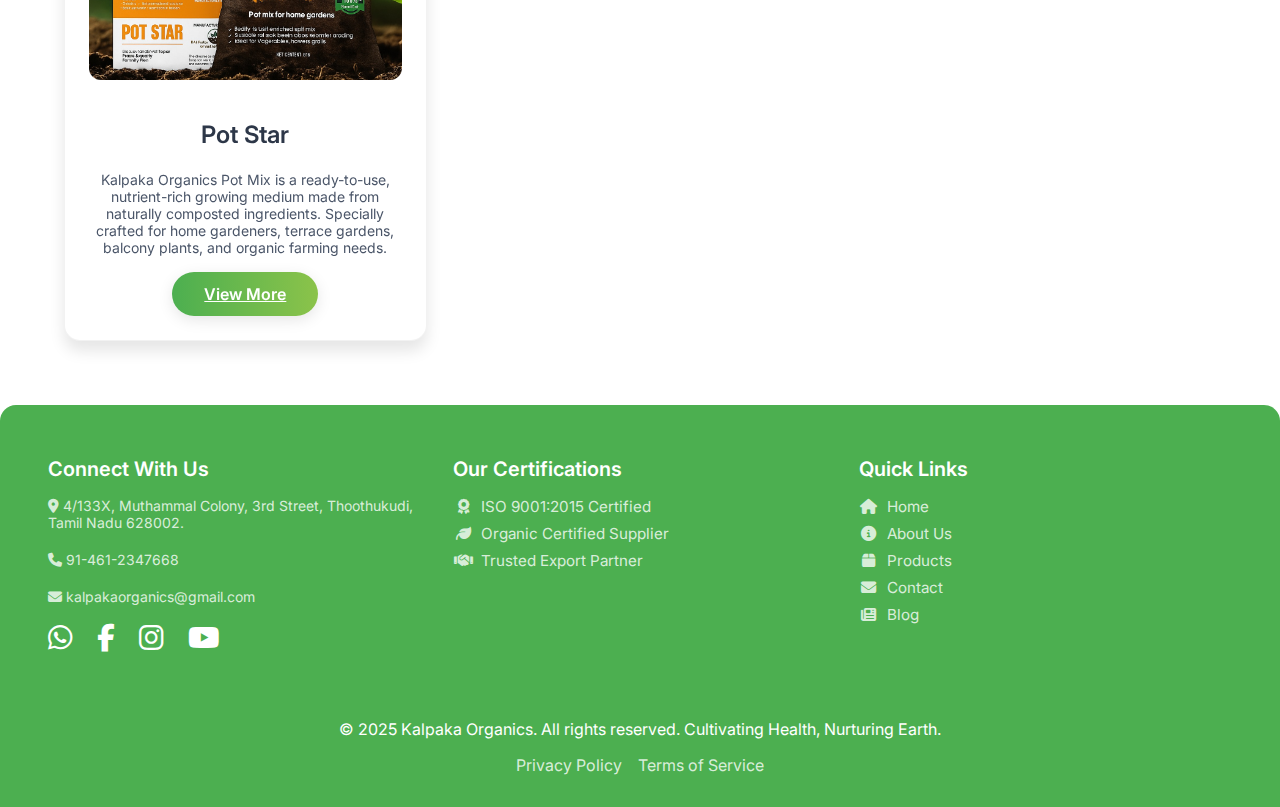
<file: products.html>
<!DOCTYPE html>
<html lang="en">
<head>
    <meta charset="UTF-8">
    <meta name="viewport" content="width=device-width, initial-scale=1.0">
    <meta name="description" content="Explore our complete range of organic products, including Vermi Star, Pot Star, and Amino Star. Find the perfect compost or nutrient for your plants, backed by our 30 years of organic trust.">
    <title>Products - Kalpaka Organics</title>
    <!-- Favicon using your provided image -->
    <link rel="icon" href="logo1.jpeg" type="image/png">
    <!-- External CSS -->
    <link rel="stylesheet" href="style.css">
    <!-- Inter Font from Google Fonts -->
    <link href="https://fonts.googleapis.com/css2?family=Inter:wght@300;400;500;600;700&display=swap" rel="stylesheet">
    <!-- Font Awesome Icons CDN -->
    <link rel="stylesheet" href="https://cdnjs.cloudflare.com/ajax/libs/font-awesome/6.5.0/css/all.min.css">
</head>
<body>

    <!-- Loader (retained from index.html) -->
    <div id="loader-wrapper">
        <div id="loader" style="background-image: url('logo1.jpeg');"></div>
    </div>

    <!-- Fixed Header/Navigation (retained from index.html) -->
    <header class="header">
        <nav class="header-nav">
            <div class="header-logo-container">
                <img src="logo1.jpeg" alt="Kalpaka Organics Logo">

            </div>
            <ul class="nav-list">
                <li><a href="index.html" class="nav-link">Home</a></li>
                <li><a href="about.html" class="nav-link">About Us</a></li>
                <li><a href="products.html" class="nav-link">Products</a></li>
                <li><a href="about.html#mission-vision" class="nav-link"> Mission & Vision</a></li>
                <li><a href="contact.html" class="nav-link">Contact</a></li>
                <li><a href="blog.html" class="nav-link">Blog</a></li>
            </ul>
            <div class="hamburger-menu" id="hamburger-menu">
                <i class="fa-solid fa-bars"></i>
            </div>
        </nav>
    </header>

    <!-- Mobile Navigation Overlay and Menu (retained from index.html) -->
    <div class="mobile-nav-overlay" id="mobile-nav-overlay"></div>
    <div class="mobile-nav" id="mobile-nav">
        <div class="close-mobile-nav" id="close-mobile-nav">
            <i class="fa-solid fa-times"></i>
        </div>
        <ul class="mobile-nav-list">
            <li><a href="index.html">Home</a></li>
            <li><a href="about.html">About Us</a></li>
            <li><a href="products.html">Products</a></li>
            <li><a href="about.html#mission-vision">Mission & Vision</a></li>
            <li><a href="contact.html">Contact</a></li>
            <li><a href="blog.html">Blog</a></li>
        </ul>
    </div>

    <main>
        <!-- Hero Section for Products Page - Text Removed & Overlay Removed -->
        <section class="page-section hero-about hero-no-overlay" style="background-image: url('products.jpeg');">
            <div class="hero-content">
                <h1 class="hero-title">Products of  Kalpaka Organics</h1>
                <p class="hero-subtitle"> 100% Organic</p>
        </section>

        <!-- Products Content Section -->
        <section id="products-content" class="page-section bg-white">
            <div class="max-w-5xl mx-auto text-center">
                <h2 class="section-heading">At Kalpaka Organics, we’re not just selling products —</h2>
                <p class="section-subheading">
                    We’re supporting a movement for fertile soil, safe food, and a sustainable tomorrow Organically.
                </p>
                <h3 class="text-3xl font-bold text-secondary-green mb-6 flex items-center justify-center">
                    <i class="fa-solid fa-seedling mr-3"></i> Products We Offer
                </h3>

                <div class="product-grid"> <!-- Using product-grid for consistent styling with images -->
                    <!-- Product 1: Vermi Compost -->
                    <div class="product-card">
                        <!-- Image for Vermi Compost -->
                        <img src="vermistarouter.png" alt="Vermi Compost Image" onerror="this.onerror=null;this.src='https://placehold.co/400x300/8BC34A/FFFFFF?text=Vermi+Compost+Image';">
                        <h3>Vermi Star</h3>
                        <p>
                            Nutrient-rich compost produced by earthworms through the breakdown of organic waste. It improves soil aeration, enhances water retention, and promotes healthy plant growth — naturally.
                        </p>
                        <a href="vermi.html" class="btn-modern">View More</a>
                    </div>

                    <!-- Product 2: Organic Compost -->
                    <div class="product-card">
                        <!-- Image for Organic Compost -->
                        <img src="organicstarouter.png" alt="Organic Compost Image" onerror="this.onerror=null;this.src='https://placehold.co/400x300/8BC34A/FFFFFF?text=Organic+Compost+Image';">
                        <h3>Organic Star</h3>
                        <p>
                            Eco-friendly compost is made from cow dung, vegetable waste, and other organic materials. Carefully decomposed to enrich the soil, support microbial life, and improve fertility — all without the use of harmful chemicals. A natural solution for healthy, sustainable farming.
                        </p>
                        <a href="organic.html" class="btn-modern">View More</a>
                    </div>

                    <!-- Product 3: Fish Amino Acid -->
                    <div class="product-card">
                        <!-- Image for Fish Amino Acid -->
                        <img src="aminostarouter.png" alt="Fish Amino Acid Image" onerror="this.onerror=null;this.src='https://placehold.co/400x300/8BC34A/FFFFFF?text=Fish+Amino+Acid+Image';">
                        <h3>Amino Star</h3>
                        <p>
                            A natural liquid fertilizer is made by fermenting fish waste with jaggery. Rich in nitrogen and micronutrients, it enhances plant growth, strengthens immunity, and stimulates root development and flowering. Especially effective as a foliar spray or through drip irrigation.
                        </p>
                        <a href="faa.html" class="btn-modern">View More</a>
                    </div>
                     <!-- Product 4: Pot Star -->
                    <div class="product-card">
                        <!-- Image for Vermi Compost -->
                        <img src="potstarouter.jpeg" alt="Pot Star Image" onerror="this.onerror=null;this.src='https://placehold.co/400x300/8BC34A/FFFFFF?text=Vermi+Compost+Image';">
                        <h3>Pot Star</h3>
                        <p>
                            Kalpaka Organics Pot Mix is a ready-to-use, nutrient-rich growing medium made from naturally composted ingredients. Specially crafted for home gardeners, terrace gardens, balcony plants, and organic farming needs.
                        </p>
                        <a href="pot.html" class="btn-modern">View More</a>
                    </div>
                </div>
            </div>
        </section>

    </main>

    <!-- Footer (Updated to match index.html structure) -->
    <footer class="footer">
        <div class="footer-top-sections">
            <div class="footer-section social-media">
                <h3>Connect With Us</h3>
                <div class="footer-contact-line">
                    <i class="fa-solid fa-location-dot"></i> <span>  4/133X, Muthammal Colony, 3rd Street, Thoothukudi, Tamil Nadu
                        628002.</span>
                </div><br>
                <div class="footer-contact-line">
                    <i class="fa-solid fa-phone"></i> <span>91-461-2347668</span>
                </div><br>
                <div class="footer-contact-line">
                    <i class="fa-solid fa-envelope"></i> <span>kalpakaorganics@gmail.com</span>
                </div>
                <div class="social-icons">
                    <a href="https://wa.me/yourphonenumber" target="_blank" aria-label="WhatsApp"><i class="fab fa-whatsapp"></i></a>
                    <a href="https://facebook.com/yourpagename" target="_blank" aria-label="Facebook"><i class="fab fa-facebook-f"></i></a>
                    <a href="https://instagram.com/yourusername" target="_blank" aria-label="Instagram"><i class="fab fa-instagram"></i></a>
                    <a href="https://www.youtube.com/@yourchannelname" target="_blank" aria-label="YouTube"><i class="fab fa-youtube"></i></a>
                </div>
            </div>
            <div class="footer-section certifications">
                <h3>Our Certifications</h3>
                <ul>
                    <li><i class="fa-solid fa-award"></i> ISO 9001:2015 Certified</li>
                    <li><i class="fa-solid fa-leaf"></i> Organic Certified Supplier</li>
                    <li><i class="fa-solid fa-handshake"></i> Trusted Export Partner</li>
                </ul>
            </div>
            <!-- Quick Links Section with Icons -->
            <div class="footer-section quick-links">
                <h3>Quick Links</h3>
                <ul>
                    <li><a href="index.html"><i class="fa-solid fa-home"></i> Home</a></li>
                    <li><a href="about.html"><i class="fa-solid fa-circle-info"></i> About Us</a></li>
                    <li><a href="products.html"><i class="fa-solid fa-box"></i> Products</a></li>
                    <li><a href="contact.html"><i class="fa-solid fa-envelope"></i> Contact</a></li>
                    <li><a href="blog.html"><i class="fa-solid fa-newspaper"></i> Blog</a></li>
                </ul>
            </div>
        </div>
        <div class="footer-bottom-copyright">
            <p>&copy; 2025 Kalpaka Organics. All rights reserved. Cultivating Health, Nurturing Earth.</p>
            <div class="footer-links">
                <a href="#">Privacy Policy</a>
                <a href="#">Terms of Service</a>
            </div>
        </div>
    </footer>

    <script>
        document.addEventListener('DOMContentLoaded', () => {
            // --- Loader Logic ---
            const loaderWrapper = document.getElementById('loader-wrapper');
            window.addEventListener('load', () => {
                loaderWrapper.classList.add('loader-hidden');
            });

            // --- Mobile Navigation Logic ---
            const hamburgerMenu = document.getElementById('hamburger-menu');
            const mobileNav = document.getElementById('mobile-nav');
            const closeMobileNav = document.getElementById('close-mobile-nav');
            const mobileNavOverlay = document.getElementById('mobile-nav-overlay');
            const mobileNavLinks = document.querySelectorAll('.mobile-nav-list a');

            hamburgerMenu.addEventListener('click', () => {
                mobileNav.classList.add('open');
                mobileNavOverlay.classList.add('open');
            });

            closeMobileNav.addEventListener('click', () => {
                mobileNav.classList.remove('open');
                mobileNavOverlay.classList.remove('open');
            });

            mobileNavOverlay.addEventListener('click', () => {
                mobileNav.classList.remove('open');
                mobileNavOverlay.classList.remove('open');
            });

            mobileNavLinks.forEach(link => {
                link.addEventListener('click', () => {
                    mobileNav.classList.remove('open');
                    mobileNavOverlay.classList.remove('open');
                });
            });

            // --- Page Section Intersection Observer (retained and adapted for about page) ---
            const sections = document.querySelectorAll('.page-section');
            const sectionObserver = new IntersectionObserver((entries) => {
                entries.forEach(entry => {
                    if (entry.isIntersecting) {
                        entry.target.classList.add('active');
                    } else {
                        // Optionally remove 'active' class when out of view for re-animation on scroll back
                        // entry.target.classList.remove('active');
                    }
                });
            }, {
                rootMargin: '0px',
                threshold: 0.1 // Trigger when 10% of the section is visible
            });

            // Observe all sections, including the hero on this page, as it's not "active" by default here
            sections.forEach(section => {
                sectionObserver.observe(section);
            });
        });
    </script>
</body>
</html>
</file>
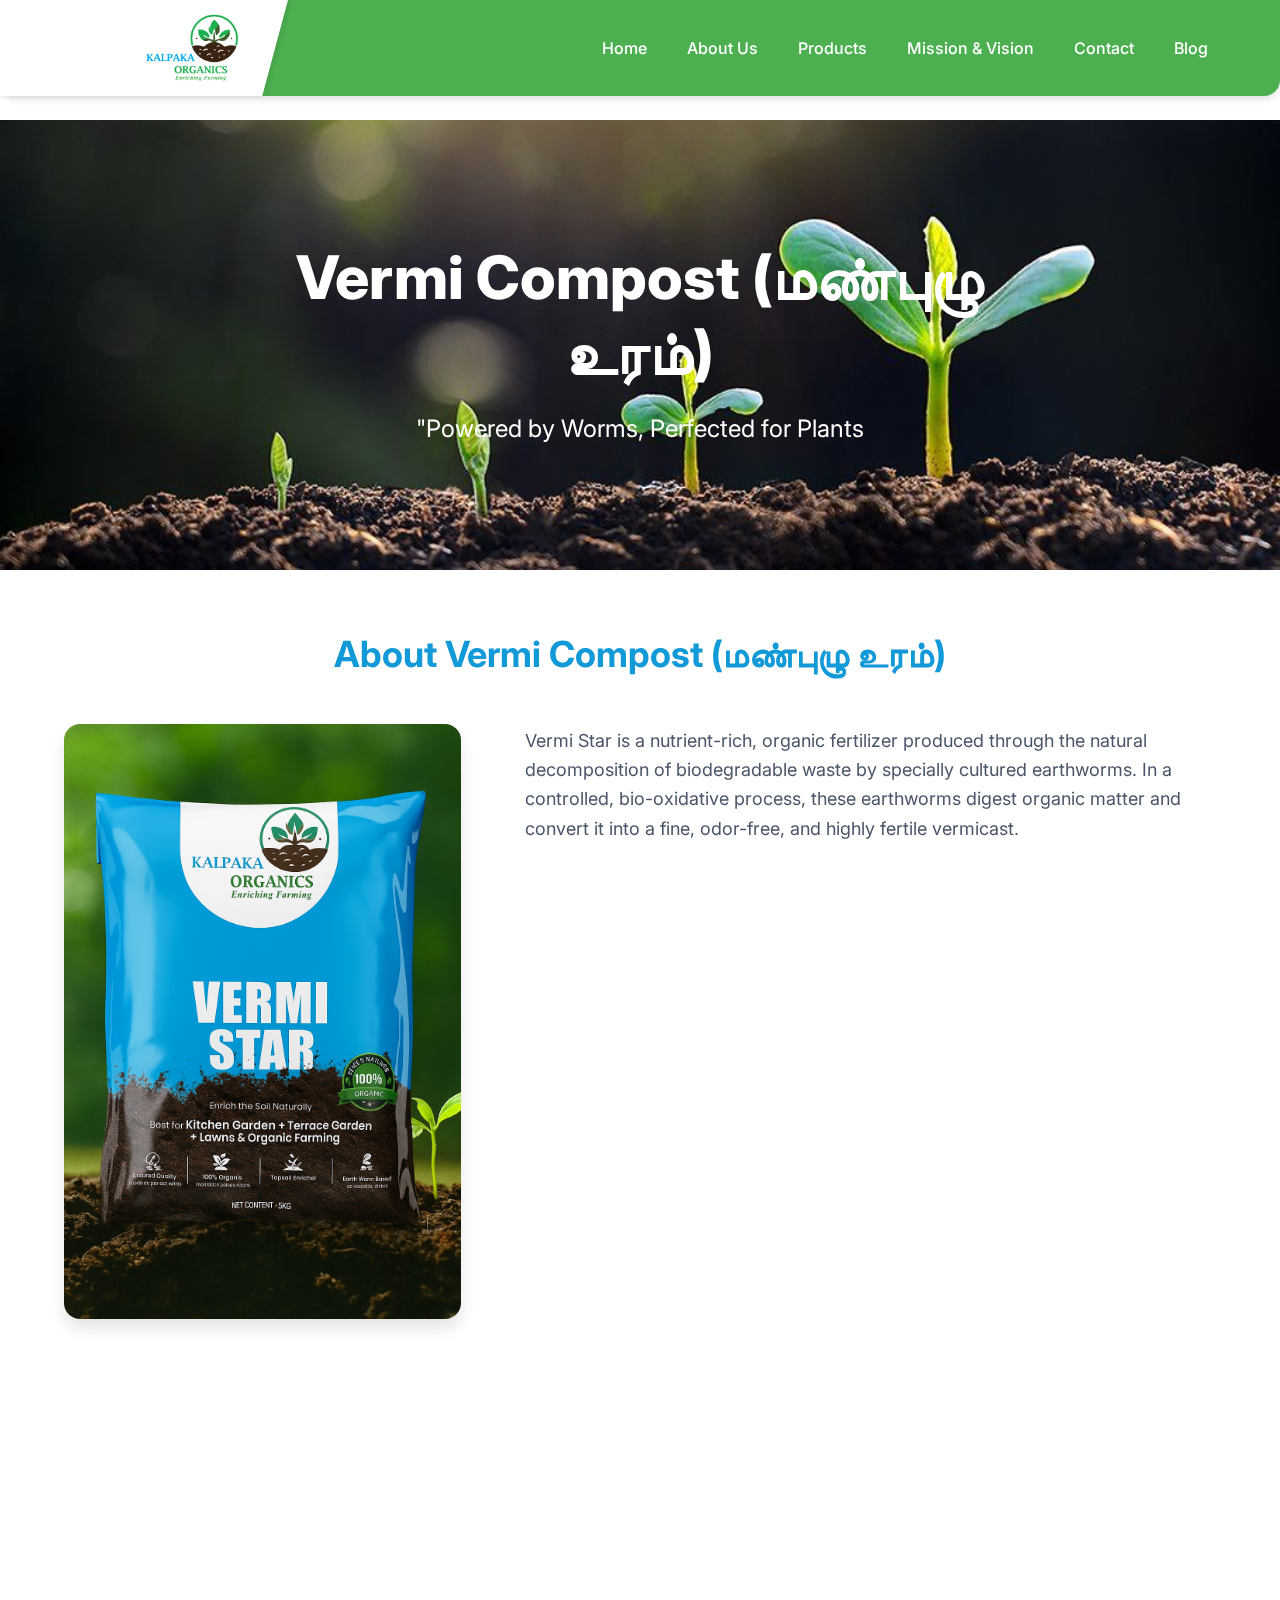
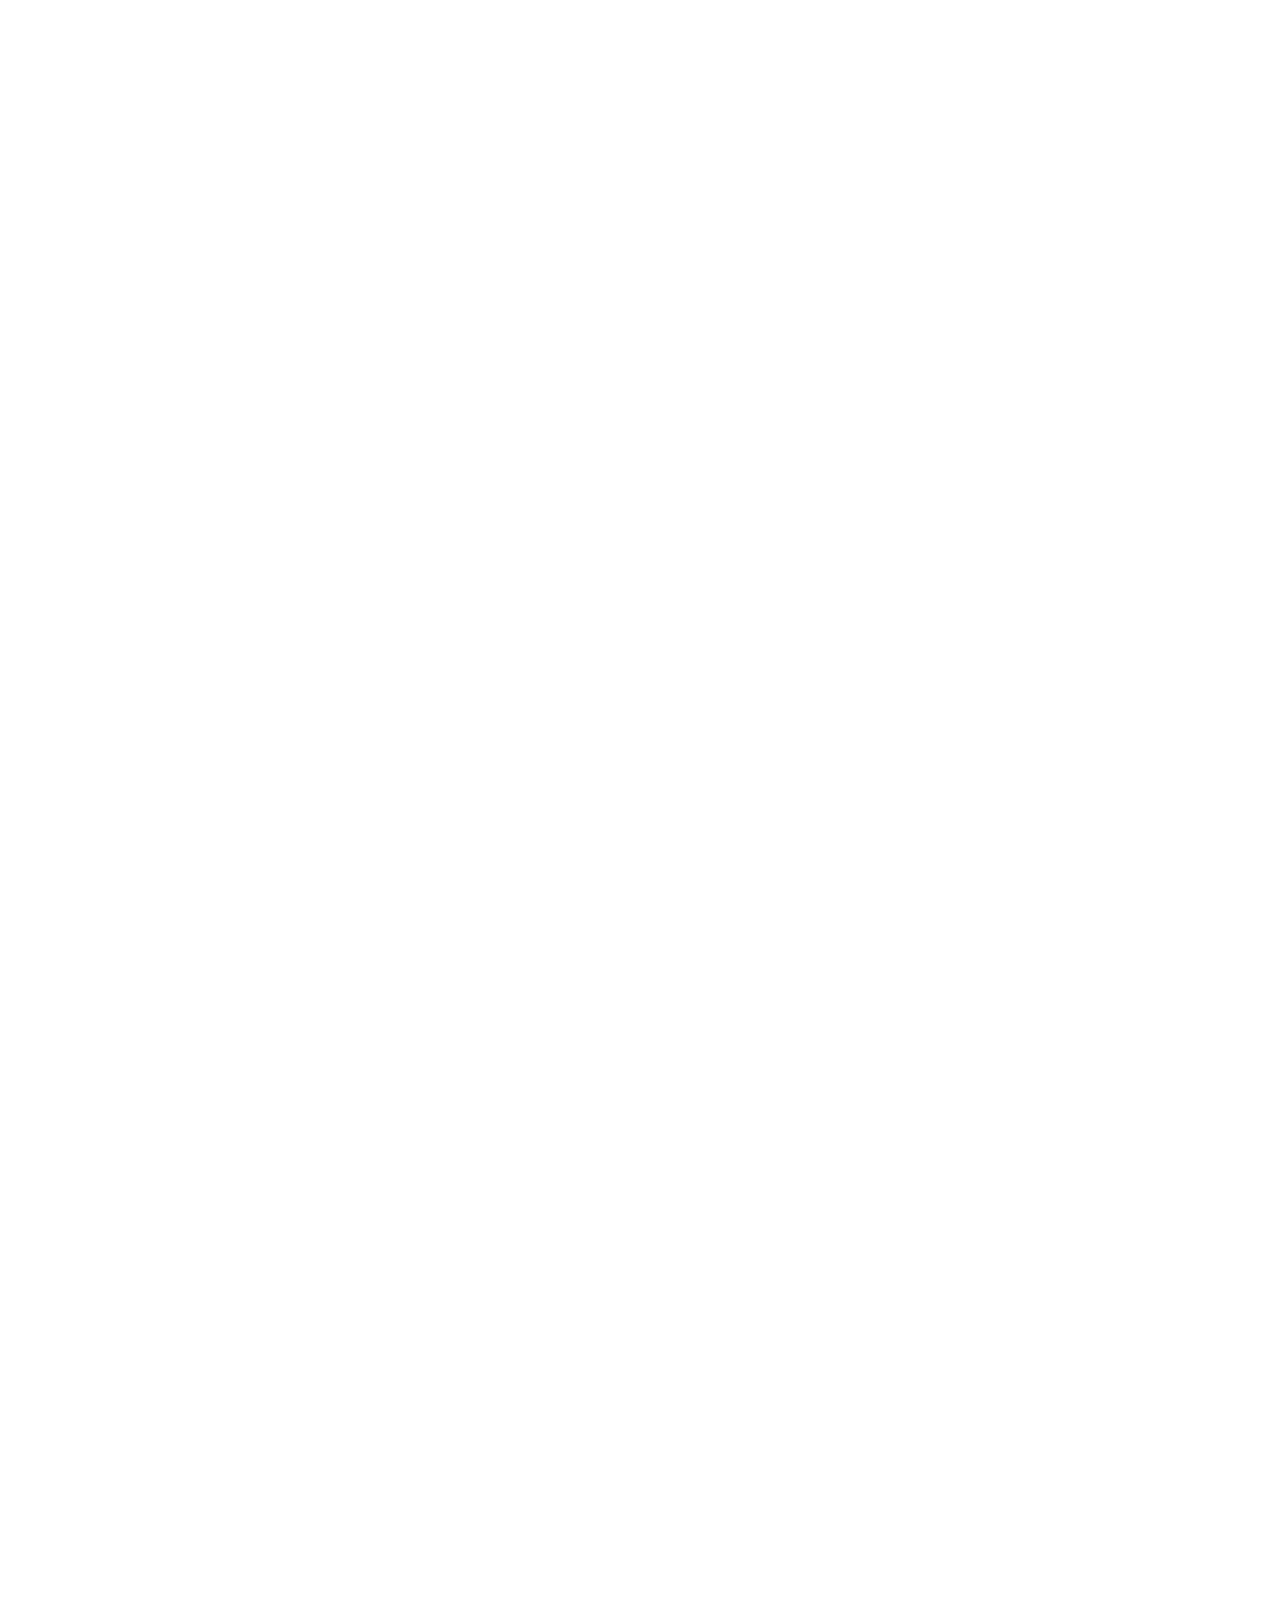
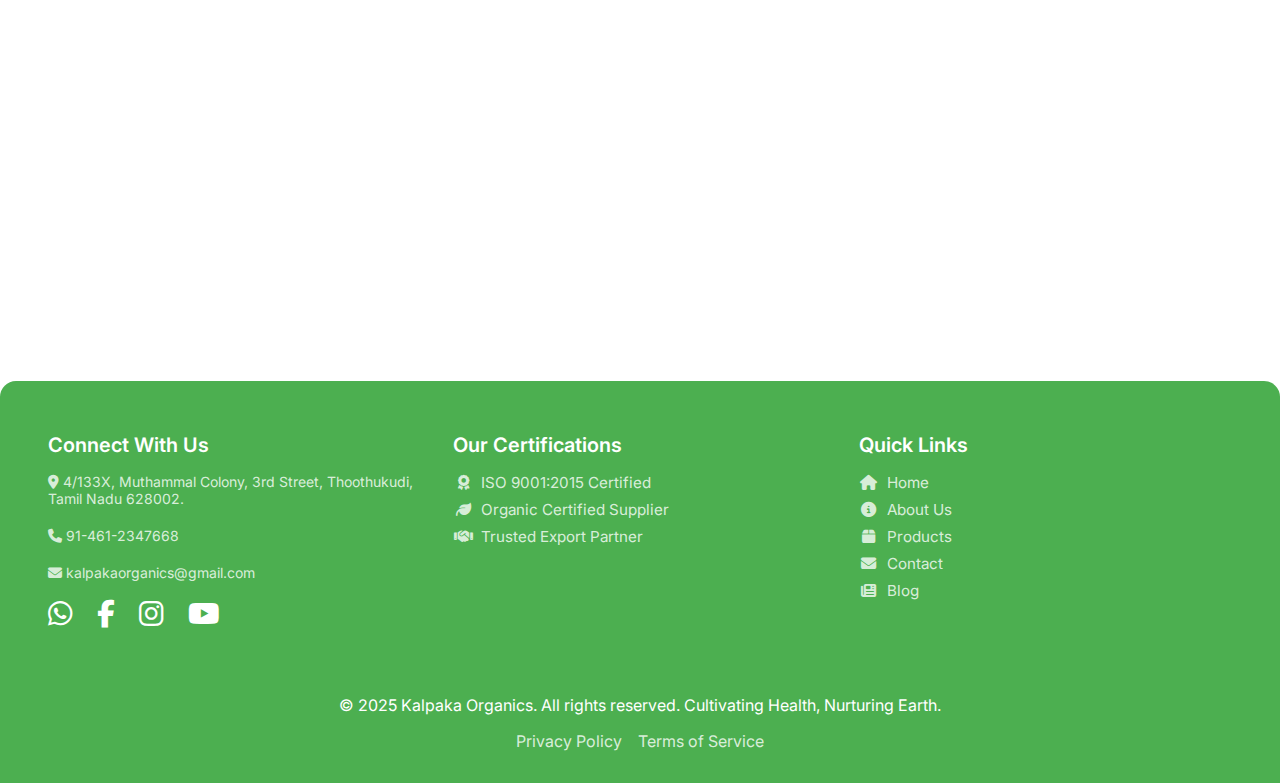
<file: vermi.html>
<!DOCTYPE html>
<html lang="en">
<head>
    <meta charset="UTF-8">
    <meta name="viewport" content="width=device-width, initial-scale=1.0">
    <meta name="description" content="Give your plants the best start with Vermi Star organic vermicompost. Our nutrient-rich fertilizer improves soil health and boosts growth. From Carbon to Cultivation – trust our 30 years of organic experience.">
    <title>Vermi Compost - Kalpaka Organics</title>
    <!-- Favicon using your provided image -->
    <link rel="icon" href="logo1.jpeg" type="image/png">
    <!-- External CSS -->
    <link rel="stylesheet" href="style.css">
    <!-- Inter Font from Google Fonts -->
    <link href="https://fonts.googleapis.com/css2?family=Inter:wght@300;400;500;600;700&display=swap" rel="stylesheet">
    <!-- Font Awesome Icons CDN -->
    <link rel="stylesheet" href="https://cdnjs.cloudflare.com/ajax/libs/font-awesome/6.5.0/css/all.min.css">
</head>
<body>

    <!-- Loader (retained from index.html) -->
    <div id="loader-wrapper">
        <div id="loader" style="background-image: url('logo1.jpeg');"></div>
    </div>

    <!-- Fixed Header/Navigation (retained from index.html) -->
    <header class="header">
        <nav class="header-nav">
            <div class="header-logo-container">
                <img src="logo1.jpeg" alt="Kalpaka Organics Logo">

            </div>
            <ul class="nav-list">
                <li><a href="index.html" class="nav-link">Home</a></li>
                <li><a href="about.html" class="nav-link">About Us</a></li>
                <li><a href="products.html" class="nav-link">Products</a></li>
                <li><a href="about.html#mission-vision" class="nav-link"> Mission & Vision</a></li>
                <li><a href="contact.html" class="nav-link">Contact</a></li>
                <li><a href="blog.html" class="nav-link">Blog</a></li>
            </ul>
            <div class="hamburger-menu" id="hamburger-menu">
                <i class="fa-solid fa-bars"></i>
            </div>
        </nav>
    </header>

    <!-- Mobile Navigation Overlay and Menu (retained from index.html) -->
    <div class="mobile-nav-overlay" id="mobile-nav-overlay"></div>
    <div class="mobile-nav" id="mobile-nav">
        <div class="close-mobile-nav" id="close-mobile-nav">
            <i class="fa-solid fa-times"></i>
        </div>
        <ul class="mobile-nav-list">
            <li><a href="index.html">Home</a></li>
            <li><a href="about.html">About Us</a></li>
            <li><a href="products.html">Products</a></li>
            <li><a href="about.html#mission-vision">Mission & Vision</a></li>
            <li><a href="contact.html">Contact</a></li>
            <li><a href="blog.html">Blog</a></li>
        </ul>
    </div>

    <main>
        <!-- Hero Section for Vermi Compost Product Page -->
        <section class="page-section hero-about hero-no-overlay" style="background-image: url('vermihero.jpg');">
            <div class="hero-content">
                <h1 class="hero-title">Vermi Compost (மண்புழு உரம்)  
</h1>
               <p class="hero-subtitle">"Powered by Worms, Perfected for Plants</p>
            </div>
        </section>

        <!-- About Vermi Compost Section -->
        <section id="about-vermi-compost" class="page-section bg-white">
            <div class="max-w-5xl mx-auto text-center">
                <h2 class="section-heading" style="color:#1299d7">About Vermi Compost (மண்புழு உரம்)  
</h2>
                <div class="vermi-about-layout">
                    <div class="vermi-about-image-col animate-fade-in">
                        <img src="vermimain.png" alt="Vermi Compost Detail" class="section-image">
                    </div>
                   <div class="vermi-about-text-col">
                        <p class="section-subheading text-left animate-slide-up">
                            Vermi Star is a nutrient-rich, organic fertilizer produced through the natural decomposition of
                            biodegradable waste by specially cultured earthworms. In a controlled, bio-oxidative process, these
                            earthworms digest organic matter and convert it into a fine, odor-free, and highly fertile vermicast.
                        </p>
                        <p class="section-subheading text-left animate-slide-up">
                            Unlike traditional compost or chemical fertilizers, Vermi Star contains essential plant nutrients in
                            bioavailable form, making it more effective for plant uptake. It not only improves soil fertility and
                            aeration but also increases microbial activity and water retention in the soil.
                        </p>
                    </div>
                </div>
            </div>
</section>

        <!-- Why Choose Our Vermi Compost Section -->
 <section id="why-choose-vermi" class="page-section bg-gray-50">
            <div class="max-w-5xl mx-auto text-center">
                <h2 class="section-heading"><i class="fa-solid fa-seedling mr-3"></i> Why Choose Our Vermi Star?</h2>
                <!-- Image removed from this section -->
                <ul class="content-list why-choose-list animate-slide-up">
                    <li><i class="fa-solid fa-check-circle"></i> 100% organic and eco-friendly</li>
                    <li><i class="fa-solid fa-leaf"></i> Enriched with vital macro and micronutrients</li>
                    <li><i class="fa-solid fa-plant-wilt"></i> Enhances root development and plant growth</li>
                    <li><i class="fa-solid fa-earth-americas"></i> Improves soil structure and biological activity</li>
                    <li><i class="fa-solid fa-handshake-angle"></i> Supports sustainable, chemical-free farming</li>
                </ul>
                <p class="section-subheading animate-slide-up">
                    <strong class="text-secondary-green"><i class="fa-solid fa-circle-check mr-2"></i> Ideal for:</strong> Organic farming, terrace gardens, nurseries, horticulture, vegetable and fruit cultivation.
                </p>
            </div>
        </section>

        <!-- Key Benefits Section -->
        <section id="key-benefits" class="page-section bg-white">
            <div class="max-w-5xl mx-auto text-center">
                <h2 class="section-heading"><i class="fa-solid fa-leaf mr-3"></i>Key Benefits</h2>
                <div class="benefits-grid animate-fade-in">
                    <div class="benefit-card">
                        <i class="fa-solid fa-flask"></i>
                        <h3>Rich in Essential Nutrients</h3>
                        <p>Contains nitrogen, phosphorus, potassium, calcium, magnesium, and trace elements in a readily absorbable form for plants.</p>
                    </div>
                    <div class="benefit-card">
                        <i class="fa-solid fa-spa"></i>
                        <h3>Improves Soil Health</h3>
                        <p>Enhances soil structure, aeration, water-holding capacity, and microbial activity, leading to long-term fertility and healthier root systems.</p>
                    </div>
                    <div class="benefit-card">
                        <i class="fa-solid fa-chart-line"></i>
                        <h3>Accelerates Plant Growth</h3>
                        <p>Boosts seed germination, flowering, fruiting, and overall crop yield with visible improvements in quality and quantity.</p>
                    </div>
                    <div class="benefit-card">
                        <i class="fa-solid fa-recycle"></i>
                        <h3>Environmentally Responsible</h3>
                        <p>Converts agricultural waste into a valuable resource, reducing dependence on chemical fertilizers and supporting circular economy.</p>
                    </div>
                    <div class="benefit-card">
                        <i class="fa-solid fa-shield-halved"></i>
                        <h3>Safe and Non-Toxic</h3>
                        <p>Completely organic and safe for soil, crops, farmers, and the environment. Suitable for food crops, gardens, nurseries, and indoor plants.</p>
                    </div>
                </div>
            </div>
        </section>

        
        <div class="page-section">
         <div class="content-container">
             <h2 class="section-heading"><i class="fa-solid fa-leaf"></i> Applications</h2>
             <ul class="applications-list">
                 <li><i class="fa-solid fa-tractor"></i> <strong>Agricultural Fields</strong> - Improves crop yield and soil productivity.</li>
                 <li><i class="fa-solid fa-tree"></i> <strong>Horticulture & Floriculture</strong> - Enhances color, size, and shelf-life of flowers and fruits.</li>
                 <li><i class="fa-solid fa-house-chimney"></i> <strong>Kitchen & Terrace Gardens</strong> - Ideal for home growers seeking chemical-free vegetables and herbs.</li>
                 <li><i class="fa-solid fa-seedling"></i> <strong>Nurseries & Lawns</strong> - Encourages lush, green growth and reduces plant stress.</li>
             </ul>
         </div>
      </div>



    <div class="page-section">
      <div class="content-container">
        <h2 class="section-heading"><i class="fa-solid fa-seedling"></i> Usage Instructions</h2>
        <ul class="usage-instructions-list">
            <li><i class="fa-solid fa-hand-holding-hand"></i> <strong>For Pots & Gardens:</strong> - Mix 1-part vermi star with 3-4 parts soil. Apply monthly for best results.</li>
            <li><i class="fa-solid fa-tractor"></i> <strong>For Farmland:</strong> - Apply 2-5 tons per acre before sowing or during the growing season.</li>
            <li><i class="fa-solid fa-spray-can-sparkles"></i> <strong>As Top Dressing:</strong> - Sprinkle around the base of plants and water thoroughly. Use regularly for best results.</li>
        </ul>
    </div>
</div>

        <!-- Packaging Available Section -->
        <section id="packaging" class="page-section bg-gray-50">
            <div class="max-w-5xl mx-auto text-center">
                <h2 class="section-heading"><i class="fa-solid fa-box-open mr-3"></i> Packaging Available</h2>
                <p class="section-subheading animate-fade-in">
                    <strong>5 kg | 10 kg | 25 kg | 50 kg</strong> | Custom bulk orders available for farms and institutions.
                </p>
            </div>
        </section>

        <!-- Back to Products Button -->
        <section class="page-section bg-white text-center">
            <a href="products.html" class="btn-modern animate-fade-in">Back to Products</a>
        </section>

    </main>

    <!-- Footer (Updated to match index.html structure) -->
    <footer class="footer">
        <div class="footer-top-sections">
            <div class="footer-section social-media">
                <h3>Connect With Us</h3>
                <div class="footer-contact-line">
                    <i class="fa-solid fa-location-dot"></i> <span>  4/133X, Muthammal Colony, 3rd Street, Thoothukudi, Tamil Nadu
                        628002.</span>
                </div><br>
                <div class="footer-contact-line">
                    <i class="fa-solid fa-phone"></i> <span>91-461-2347668</span>
                </div><br>
                <div class="footer-contact-line">
                    <i class="fa-solid fa-envelope"></i> <span>kalpakaorganics@gmail.com</span>
                </div>
                <div class="social-icons">
                    <a href="https://wa.me/yourphonenumber" target="_blank" aria-label="WhatsApp"><i class="fab fa-whatsapp"></i></a>
                    <a href="https://facebook.com/yourpagename" target="_blank" aria-label="Facebook"><i class="fab fa-facebook-f"></i></a>
                    <a href="https://instagram.com/yourusername" target="_blank" aria-label="Instagram"><i class="fab fa-instagram"></i></a>
                    <a href="https://www.youtube.com/@yourchannelname" target="_blank" aria-label="YouTube"><i class="fab fa-youtube"></i></a>
                </div>
            </div>
            <div class="footer-section certifications">
                <h3>Our Certifications</h3>
                <ul>
                    <li><i class="fa-solid fa-award"></i> ISO 9001:2015 Certified</li>
                    <li><i class="fa-solid fa-leaf"></i> Organic Certified Supplier</li>
                    <li><i class="fa-solid fa-handshake"></i> Trusted Export Partner</li>
                </ul>
            </div>
            <!-- Quick Links Section with Icons -->
            <div class="footer-section quick-links">
                <h3>Quick Links</h3>
                <ul>
                    <li><a href="index.html"><i class="fa-solid fa-home"></i> Home</a></li>
                    <li><a href="about.html"><i class="fa-solid fa-circle-info"></i> About Us</a></li>
                    <li><a href="products.html"><i class="fa-solid fa-box"></i> Products</a></li>
                    <li><a href="contact.html"><i class="fa-solid fa-envelope"></i> Contact</a></li>
                    <li><a href="blog.html"><i class="fa-solid fa-newspaper"></i> Blog</a></li>
                </ul>
            </div>
        </div>
        <div class="footer-bottom-copyright">
            <p>&copy; 2025 Kalpaka Organics. All rights reserved. Cultivating Health, Nurturing Earth.</p>
            <div class="footer-links">
                <a href="#">Privacy Policy</a>
                <a href="#">Terms of Service</a>
            </div>
        </div>
    </footer>

    <script>
        document.addEventListener('DOMContentLoaded', () => {
            // --- Loader Logic ---
            const loaderWrapper = document.getElementById('loader-wrapper');
            window.addEventListener('load', () => {
                loaderWrapper.classList.add('loader-hidden');
            });

            // --- Mobile Navigation Logic ---
            const hamburgerMenu = document.getElementById('hamburger-menu');
            const mobileNav = document.getElementById('mobile-nav');
            const closeMobileNav = document.getElementById('close-mobile-nav');
            const mobileNavOverlay = document.getElementById('mobile-nav-overlay');
            const mobileNavLinks = document.querySelectorAll('.mobile-nav-list a');

            hamburgerMenu.addEventListener('click', () => {
                mobileNav.classList.add('open');
                mobileNavOverlay.classList.add('open');
            });

            closeMobileNav.addEventListener('click', () => {
                mobileNav.classList.remove('open');
                mobileNavOverlay.classList.remove('open');
            });

            mobileNavOverlay.addEventListener('click', () => {
                mobileNav.classList.remove('open');
                mobileNavOverlay.classList.remove('open');
            });

            mobileNavLinks.forEach(link => {
                link.addEventListener('click', () => {
                    mobileNav.classList.remove('open');
                    mobileNavOverlay.classList.remove('open');
                });
            });

            // --- Page Section Intersection Observer for general sections ---
            const sections = document.querySelectorAll('.page-section');
            const sectionObserver = new IntersectionObserver((entries) => {
                entries.forEach(entry => {
                    if (entry.isIntersecting) {
                        entry.target.classList.add('active');
                    } else {
                        // Optionally remove 'active' class when out of view for re-animation on scroll back
                        // entry.target.classList.remove('active');
                    }
                });
            }, {
                rootMargin: '0px',
                threshold: 0.1 // Trigger when 10% of the section is visible
            });

            sections.forEach(section => {
                sectionObserver.observe(section);
            });

            // --- Intersection Observer for specific animations (images and lists) ---
            const animateElements = document.querySelectorAll('.animate-fade-in, .animate-slide-up');

            const animateObserver = new IntersectionObserver((entries) => {
                entries.forEach(entry => {
                    if (entry.isIntersecting) {
                        entry.target.classList.add('in-view');
                    } else {
                        entry.target.classList.remove('in-view'); // Reset when out of view
                    }
                });
            }, {
                rootMargin: '0px',
                threshold: 0.2 // Trigger when 20% of the element is visible
            });

            animateElements.forEach(element => {
                animateObserver.observe(element);
            });
        });
    </script>
</body>
</html>
</file>
<file: style.css>
/* style.css */

/* Global Box Sizing */
*, *::before, *::after {
    box-sizing: border-box;
}

/* Green and White Theme Colors */
:root {
    --color-primary-green: #4CAF50; /* A vibrant green */
    --color-secondary-green: #8BC34A; /* A lighter, natural green */
    --color-tertiary-green: #A5D6A7; /* Even lighter green */
    --color-white: #ffffff;
    --color-text-dark: #2D3748; /* Dark gray for text */
    --color-text-light: #4A5568; /* Slightly lighter gray for text */
    --color-gray-50: #F9FAFB; /* Light gray for backgrounds */
}

/* Base HTML and Body Styling */
html {
    min-height: 100vh; /* Ensure HTML takes full viewport height */
    scroll-behavior: smooth; /* Smooth scrolling for anchor links */
}

body {
    font-family: 'Inter', sans-serif;
    margin: 0; /* Remove default body margin */
    padding: 0; /* Remove default body padding */
    overflow-x: hidden; /* Prevent horizontal scroll */
    background-color: var(--color-white); /* White background for the body */
    display: flex; /* Make body a flex container */
    flex-direction: column; /* Stack children vertically */
    min-height: 100vh; /* Ensure body takes full viewport height */
    color: var(--color-text-dark); /* Default text color */
}

/* Strong Tag Styling */
strong {
    color: var(--color-primary-green);
    font-weight: 700; /* Ensure it's bold */
}

/* Fixed Header/Navigation */
.header {
    position: fixed;
    top: 0;
    left: 0;
    width: 100%;
    background-color: var(--color-primary-green); /* Default green background for the header itself */
    box-shadow: 0 4px 6px rgba(0, 0, 0, 0.1);
    z-index: 50;
    padding: 0; /* No padding here, height controlled by .header-nav */
    border-bottom-left-radius: 1rem;
    border-bottom-right-radius: 1rem;
}

.header-nav {
    display: flex;
    justify-content: space-between;
    align-items: center;
    max-width: 80rem; /* max-w-7xl */
    margin-left: auto;
    margin-right: auto;
    position: relative; /* For pseudo-element positioning */
    z-index: 1; /* Ensure content is above pseudo-elements */
    padding: 0 1.5rem; /* Horizontal padding for nav content */
    height: 6rem; /* Increased fixed height for the navbar for larger logo and better spacing */
}

/* Pseudo-element for the white background portion with diagonal cut */
.header-nav::before {
    content: '';
    position: absolute;
    top: 0;
    left: -100vw; /* Extend far left to cover viewport edge */
    /* Adjusted width to make the white background more focused on the logo */
    width: calc(15rem + 100vw); /* 15rem is the target width for the logo's white area */
    height: 100%; /* Now matches the height of .header-nav */
    background-color: var(--color-white);
    z-index: -1; /* Place behind the content */
    border-top-left-radius: 1rem; /* Match header radius */
    border-bottom-left-radius: 1rem; /* Match header radius */
    transform: skewX(-15deg); /* Apply skew to create diagonal cut */
    transform-origin: top right; /* Skew from the top right corner */
    box-shadow: 2px 0 5px rgba(0, 0, 0, 0.1); /* Subtle shadow for separation */
    transition: width 0.3s ease, transform 0.3s ease; /* Smooth transition for width and transform */
}

/* Logo Container - now centered and defines white area width */
.header-logo-container {
    display: flex;
    justify-content: center; /* Center horizontally */
    align-items: center; /* Center vertically */
    z-index: 2; /* Ensure it's above the pseudo-element */
    width: 15rem; /* Explicitly set width for the logo's white area */
    height: 100%; /* Ensure container takes full height of nav */
    /* Removed padding-right from here as width is explicit */
}

.header-logo-container img {
    height: 100%; /* Enlarged logo size to match navbar height */
    width: auto; /* Maintain aspect ratio */
    max-width: 12rem; /* Optional: set a max-width to prevent excessive growth */
    border-radius: 0.5rem; /* rounded-md */
}

.nav-list {
    display: flex;
    list-style: none;
    padding: 0;
    margin: 0;
    gap: 1.5rem; /* space-x-6 */
    z-index: 2; /* Ensure it's above the pseudo-element */
}

/* Nav Link Underline Removal */
.nav-link {
    color: var(--color-white); /* Keep nav links white on green background */
    font-weight: 500; /* font-medium */
    transition: color 0.3s ease-in-out;
    text-decoration: none; /* Remove underline */
}

.nav-link:hover {
    color: rgba(255, 255, 255, 0.8); /* hover:text-gray-200 */
    text-decoration: none; /* Ensure no underline on hover */
}

/* Hamburger Menu Icon */
.hamburger-menu {
    display: none; /* Hidden by default on desktop */
    font-size: 2rem;
    color: var(--color-white); /* Keep hamburger white */
    cursor: pointer;
    z-index: 60; /* Above header content */
}

/* Mobile Navigation Overlay */
.mobile-nav-overlay {
    position: fixed;
    top: 0;
    left: 0;
    width: 100%;
    height: 100%;
    background-color: rgba(0, 0, 0, 0.7);
    z-index: 55; /* Below header, above main content */
    display: none; /* Hidden by default */
    opacity: 0;
    transition: opacity 0.3s ease;
}

.mobile-nav-overlay.open {
    display: block;
    opacity: 1;
}

.mobile-nav {
    position: fixed;
    top: 0;
    right: -100%; /* Start off-screen */
    width: 70%; /* Mobile menu width */
    max-width: 300px;
    height: 100%;
    background-color: var(--color-primary-green);
    box-shadow: -4px 0 10px rgba(0, 0, 0, 0.2);
    z-index: 56;
    transition: right 0.3s ease-in-out;
    display: flex;
    flex-direction: column;
    padding-top: 6rem; /* Adjusted padding-top to match new header height */
}

.mobile-nav.open {
    right: 0; /* Slide in */
}

.mobile-nav-list {
    list-style: none;
    padding: 0;
    margin: 0;
    display: flex;
    flex-direction: column;
    gap: 1rem; /* space-y-4 */
    padding: 1.5rem;
}

.mobile-nav-list li a {
    color: var(--color-white);
    font-size: 1.25rem; /* text-xl */
    font-weight: 500;
    display: block;
    padding: 0.5rem 0;
    text-decoration: none; /* Remove underline */
}

.mobile-nav-list li a:hover {
    color: rgba(255, 255, 255, 0.8);
    text-decoration: none; /* Ensure no underline on hover */
}

.close-mobile-nav {
    position: absolute;
    top: 1rem;
    right: 1.5rem;
    font-size: 2rem;
    color: var(--color-white);
    cursor: pointer;
}


/* Main Content Area */
main {
    flex-grow: 1; /* Allows main content to expand and push footer down */
    /* Add margin-top to create the gap below the fixed header */
    margin-top: calc(6rem + 1.5rem); /* Header height (6rem) + 1 inch gap (1.5rem) = 7.5rem */
    position: relative; /* Needed for section positioning */
    width: 100%; /* Ensure main takes full width */
}

/* Page Section Base Styles */
.page-section {
    padding-top: 2rem; /* py-12 - Reduced from 5rem */
    padding-bottom: 2rem; /* py-12 - Reduced from 5rem */
    padding-left: 1.5rem; /* px-6 */
    padding-right: 1.5rem; /* px-6 */
    display: flex;
    flex-direction: column;
    align-items: center; /* Keep sections centered horizontally */
    justify-content: center;
    text-align: center;
    background-color: var(--color-white); /* Default background */
    opacity: 0;
    transform: translateY(20px);
    transition: opacity 0.8s ease-out, transform 0.8s ease-out;
    will-change: transform, opacity; /* Performance hint for animation */
}

.page-section.active {
    opacity: 1;
    transform: translateY(0);
}

/* Home Section with Video Background */
.video-background-container {
    position: relative;
    overflow: hidden;
    /* Set height to fill remaining viewport after header and gap */
    height: calc(100vh - 7.5rem); /* Total height of viewport minus header height and gap */
    display: flex;
    align-items: center;
    justify-content: center;
    text-align: center;
    padding-top: 0; /* Override page-section padding-top for hero */
    background-color: #000; /* Fallback background for video */
    /* Remove margin-top from here, main's margin-top handles the gap */
}

.background-video {
    position: absolute;
    top: 50%;
    left: 50%;
    min-width: 100%;
    min-height: 100%;
    width: auto;
    height: auto;
    z-index: -2; /* Place behind the hero-content and its overlay */
    transform: translate(-50%, -50%);
    object-fit: cover; /* Ensure the video covers the entire area */
    filter: brightness(0.7); /* Slightly darken the video for better text readability */
}

.hero-content {
    position: relative;
    z-index: 10;
    color: var(--color-white);
    padding: 2rem; /* p-8 */
    background-color: rgba(0, 0, 0, 0.4); /* bg-black bg-opacity-40 - this is the overlay */
    border-radius: 1rem; /* rounded-xl */
    box-shadow: 0 10px 15px rgba(0, 0, 0, 0.1); /* shadow-lg */
    max-width: 48rem; /* max-w-3xl */
    margin-left: auto;
    margin-right: auto;
}

.hero-title {
    font-size: 3rem; /* text-5xl */
    line-height: 1.25; /* leading-tight */
    font-weight: 800; /* font-extrabold */
    margin-bottom: 1rem; /* mb-4 */
}

.hero-subtitle {
    font-size: 1.25rem; /* text-xl */
    margin-bottom: 1rem; /* mb-4 */
}

.hero-tagline {
    font-size: 1.125rem; /* text-lg */
    margin-bottom: 2rem; /* mb-8 */
}

/* Modern Button Style */
.btn-modern {
    background-image: linear-gradient(to right, var(--color-primary-green) 0%, var(--color-secondary-green) 100%);
    padding: 0.75rem 2rem;
    border-radius: 9999px; /* Fully rounded */
    color: var(--color-white);
    font-weight: 600;
    transition: all 0.3s ease;
    box-shadow: 0 4px 15px rgba(0, 0, 0, 0.1);
    border: none;
    cursor: pointer;
    color: var(--color-white); 
}

.btn-modern:hover {
    transform: translateY(-3px);
    box-shadow: 0 8px 20px rgba(0, 0, 0, 0.2);
    opacity: 0.9;
}

/* General Content Styling */
.section-heading {
    font-size: 2.25rem; /* text-4xl */
    font-weight: 700; /* font-bold */
    color: var(--color-primary-green);
    margin-bottom: 2rem; /* mb-8 */
}

.section-subheading {
    font-size: 1.125rem; /* text-lg */
    color: var(--color-text-light);
    line-height: 1.625; /* leading-relaxed */
    margin-bottom: 1.5rem; /* mb-6 */
}

/* NEW: Wrapper for content within sections that needs left-alignment */
.section-content-wrapper {
    max-width: 60rem; /* max-w-5xl */
    margin-left: auto;
    margin-right: auto;
    text-align: left; /* Forces all content inside to align left */
    width: 100%; /* Ensure it takes full width within its parent */
}

/* "Our products are:" list alignment */
.content-list {
    list-style: none; /* Remove default bullet points */
    padding: 0;
    margin: 0 0 1.5rem 0; /* No auto margin, align to left, add bottom margin */
    display: flex; /* Make it a flex container */
    flex-direction: column; /* Always stack vertically */
    align-items: flex-start; /* Always align to start */
    gap: 0.5rem; /* space-y-2 */
    font-size: 1.125rem; /* text-lg */
    color: var(--color-text-light);
    /* max-width: 40rem; Removed this to allow it to fill section-content-wrapper */
}

.content-list li {
    display: flex; /* Keep li as flex container for its own content (icon + text) */
    align-items: flex-start; /* Align icon and text to the top for multi-line text */
    justify-content: flex-start; /* Align content within each list item to the left */
    text-align: left; /* Ensure text itself aligns left */
    width: 100%; /* Ensure list items take full available width */
}

.content-list li i {
    color: var(--color-primary-green);
    width: 1.5rem; /* Fixed width for icon */
    height: 1.5rem; /* Fixed height for icon */
    margin-right: 0.5rem; /* mr-2 */
    flex-shrink: 0; /* Prevent icon from shrinking */
    padding-top: 0.2rem; /* Adjust icon vertical alignment */
}

.grid-container {
    display: grid;
    grid-template-columns: repeat(1, minmax(0, 1fr)); /* grid-cols-1 */
    gap: 1.5rem; /* gap-6 */
    text-align: left;
}

.grid-item {
    padding: 1rem; /* p-4 */
    background-color:var(--color-gray-50); /* Changed to use variable */
    border-radius: 0.5rem; /* rounded-lg */
    box-shadow: 0 1px 2px rgba(0, 0, 0, 0.05); /* shadow-sm */
    transition: transform 0.3s ease-in-out, box-shadow 0.3s ease-in-out, border-color 0.3s ease-in-out; /* Add border-color transition */
    border: 1px solid transparent; /* Default transparent border for smooth transition */
    cursor: pointer; /* Indicate interactivity */
}

.grid-item:hover {
    transform: translateY(-0.3125rem); /* Move up slightly */
    box-shadow: 0 8px 15px rgba(0, 0, 0, 0.1); /* Increase shadow */
    border-color: var(--color-primary-green); /* Green border on hover */
}

.grid-item p {
    color: var(--color-text-light);
}

.grid-item i {
      color: var(--color-primary-green);
    width: 1.25rem; /* w-5 */
    height: 1.25rem; /* h-5 */
    margin-right: 0.5rem; /* mr-2 */
    display: inline-block;
}

/* NEW: Specific styling for content-list within grid-item to allow wrapping */
.grid-item .content-list {
    flex-direction: row; /* Keep row for desktop */
    flex-wrap: wrap; /* Allow items to wrap to the next line */
    justify-content: center; /* Center items when wrapped */
    gap: 0.5rem 1rem; /* Vertical and horizontal gap for wrapped items */
    margin: 0.5rem auto 0 auto; /* Adjust margin for lists within grid items */
    max-width: none; /* Remove max-width constraint for these specific lists */
}

.grid-item .content-list li {
    /* Ensure list items within grid items are still flex for icon+text */
    display: flex;
    align-items: center;
    justify-content: flex-start; /* Align text to start within its own item */
    text-align: left; /* Ensure text itself aligns left */
    flex-basis: auto; /* Allow items to take natural width */
    min-width: 45%; /* Ensure items take up roughly half the width before wrapping */
}


/* Testimonials Section - Full-Width Sliding Backgrounds */
#testimonials {
    /* No background here, it's on slideshow-container */
    background-color: transparent; /* Ensure no background on the section itself */
    padding-bottom: 0; /* Remove padding from bottom of section, dots container will provide it */
}

#testimonials .section-heading,
#testimonials .section-subheading {
    color: var(--color-text-dark); /* Revert to dark text for headings above the slideshow */
    position: relative;
    z-index: 2;
    padding-bottom: 2rem; /* Add padding to separate from slideshow */
}

#testimonials .section-subheading strong {
    color: var(--color-primary-green); /* Keep strong tags green */
}

.slideshow-container {
    position: relative;
    width: 100%;
    height: 400px;
    overflow: hidden;
    background-size: cover;
    background-position: center;
    background-repeat: no-repeat;
    transition: background-image 0.8s ease-in-out;
    display: flex;
    justify-content: center;
    align-items: center;
}

/* Overlay for text readability on the main slideshow background */
.slideshow-container::before {
    content: '';
    position: absolute;
    top: 0;
    left: 0;
    width: 100%;
    height: 100%;
    background-color: rgba(0, 0, 0, 0.5);
    z-index: 1; /* Below content */
}


.slides-wrapper {
    display: flex;
    height: 100%;
    width: 100%;
    transition: transform 0.8s ease-in-out;
    position: relative;
    z-index: 2; /* Above the overlay */
}

.testimonial-slide {
    flex: 0 0 100%;
    padding: 2rem;
    text-align: center;
    box-sizing: border-box;
    display: flex;
    flex-direction: column;
    justify-content: center;
    align-items: center;
    color: var(--color-white); /* Text color for content on the background */
    /* No individual background images or overlays here */
}

.testimonial-slide i {
    color: var(--color-secondary-green);
    width: 3rem;
    height: 3rem;
    margin-bottom: 1rem;
    display: inline-block;
}

.testimonial-slide p.italic {
    font-size: 1.25rem;
    font-style: italic;
    margin-bottom: 1.5rem;
    text-shadow: 1px 1px 3px rgba(0,0,0,0.7); /* Text shadow for readability */
}

.testimonial-slide p.font-semibold {
    font-weight: 600;
    text-shadow: 1px 1px 3px rgba(0,0,0,0.7); /* Text shadow for readability */
}

.testimonial-slide p strong {
    color: var(--color-primary-green); /* Strong tags within white text */
}


/* Slideshow navigation arrows */
.slideshow-nav-btn {
    cursor: pointer;
    position: absolute;
    top: 50%;
    width: auto;
    padding: 1rem;
    margin-top: -1.375rem; /* -22px */
    color: var(--color-white);
    font-weight: bold;
    font-size: 2rem;
    transition: 0.3s ease;
    user-select: none;
    background-color: rgba(0, 0, 0, 0.3);
    border-radius: 9999px; /* Fully rounded */
    display: flex;
    align-items: center;
    justify-content: center;
    box-shadow: 0 2px 10px rgba(0, 0, 0, 0.2);
    z-index: 3; /* Ensure arrows are above slides and overlay */
}

.next-btn {
    right: 1rem;
}

.prev-btn {
    left: 1rem;
}

.slideshow-nav-btn:hover {
    background-color: rgba(0, 0, 0, 0.5);
    color: var(--color-secondary-green);
}

/* Slideshow dots */
.dots-container {
    text-align: center;
    padding: 1rem 0;
    background-color: transparent;
    position: relative;
    z-index: 3;
    margin-top: 1rem;
}

.dot {
    cursor: pointer;
    height: 0.75rem;
    width: 0.75rem;
    margin: 0 0.3125rem;
    background-color: #bbb;
    border-radius: 50%;
    display: inline-block;
    transition: background-color 0.6s ease;
}

.dot.active, .dot:hover {
    background-color: var(--color-primary-green);
}

/* 3D Canvas Styling */
#three-canvas {
    width: 100%;
    height: 500px;
    display: block;
    background-color: #e2e8f0;
    border-radius: 1rem;
    margin: 0 auto;
}

/* Product Card Styling (for products.html) */
.product-grid {
    display: grid;
    grid-template-columns: repeat(1, minmax(0, 1fr));
    gap: 2rem;
    max-width: 72rem;
    margin-left: auto;
    margin-right: auto;
    justify-items: center;
}

.product-card {
    background-color: var(--color-white);
    padding: 1.5rem;
    border-radius: 1rem;
    box-shadow: 0 10px 15px rgba(0, 0, 0, 0.1);
    border: 1px solid rgba(0, 0, 0, 0.05);
    transition: transform 0.3s ease-in-out, box-shadow 0.3s ease-in-out;
    cursor: pointer;
    display: flex;
    flex-direction: column;
    align-items: center;
    text-align: center;
}

.product-card:hover {
    transform: translateY(-0.625rem) scale(1.02);
    box-shadow: 0 15px 30px rgba(0, 0, 0, 0.1);
}

.product-card img {
    width: 100%;
    height: 250px;
    object-fit: cover;
    border-radius: 0.75rem;
    margin-bottom: 1rem;
}

.product-card h3 {
    font-size: 1.5rem;
    font-weight: 600;
    color: var(--color-text-dark); /* Reverted to original color */
    margin-bottom: 0.5rem;
}

.product-card p {
    color: var(--color-text-light);
    font-size: 0.875rem;
    margin-bottom: 1rem;
    flex-grow: 1;
}

/* Product Detail Page Specific Styles (for individual product pages) */
.product-detail-container {
    max-width: 60rem;
    margin-left: auto;
    margin-right: auto;
    background-color: var(--color-white);
    padding: 2rem;
    border-radius: 1rem;
    box-shadow: 0 10px 15px rgba(0, 0, 0, 0.1);
    border: 1px solid rgba(0, 0, 0, 0.05);
    text-align: left;
}

.product-detail-container h2 {
    font-size: 2.25rem;
    font-weight: 700;
    color: var(--color-primary-green);
    margin-bottom: 1rem;
    text-align: center;
}

.product-detail-container img {
    width: 100%;
    max-height: 25rem;
    object-fit: cover;
    border-radius: 0.75rem;
    margin-bottom: 2rem;
}

.product-detail-container h3 {
    font-size: 1.25rem;
    font-weight: 600;
    color: var(--color-secondary-green);
    margin-bottom: 0.5rem;
    display: flex;
    align-items: center;
}

.product-detail-container h3 i {
    width: 1.5rem;
    height: 1.5rem;
    margin-right: 0.5rem;
    flex-shrink: 0;
    padding-top: 0.125rem;
}

.product-detail-container p {
    color: var(--color-text-light);
    line-height: 1.625;
    margin-bottom: 1rem;
}

.product-detail-container ul {
    list-style: none;
    padding: 0;
    margin-bottom: 1rem;
    margin-left: 1rem;
    text-align: left;
}

.product-detail-container ul li {
    display: flex;
    align-items: flex-start;
    margin-bottom: 0.5rem;
    color: var(--color-text-light);
}

.product-detail-container ul li i {
    color: var(--color-primary-green);
    margin-right: 0.5rem;
    width: 1.25rem;
    height: 1.25rem;
    flex-shrink: 0;
    padding-top: 0.125rem;
}

/* Contact Section */
.contact-grid {
    display: grid;
    grid-template-columns: repeat(1, minmax(0, 1fr));
    gap: 1.5rem;
    margin-bottom: 2.5rem;
    text-align: center; /* Centered for mobile by default */
}

.contact-grid div {
    background-color: var(--color-gray-50);
    padding: 1.5rem;
    border-radius: 0.75rem;
    box-shadow: 0 4px 8px rgba(0, 0, 0, 0.05);
    display: flex; /* Make it a flex container */
    flex-direction: column; /* Stack content vertically */
    align-items: center; /* Center content horizontally within each div */
    text-align: center; /* Center text within each div */
}

.contact-grid div h3 {
    font-size: 1.25rem;
    font-weight: 600;
    color: var(--color-secondary-green);
    margin-bottom: 0.75rem; /* Increased margin for better spacing */
    display: flex; /* Allow icon and text to be side-by-side */
    align-items: center; /* Vertically align icon and text */
    justify-content: center; /* Center the heading content */
}

.contact-grid div h3 i {
    margin-right: 0.5rem; /* Space between icon and text */
    color: var(--color-primary-green); /* Ensure icon color is primary green */
    font-size: 1.5rem; /* Slightly larger icon for headings */
}

.contact-grid div p {
    color: var(--color-text-light);
    line-height: 1.5; /* Improved line height for readability */
}

.google-map-container {
    margin-bottom: 2.5rem;
    width: 100%; /* Ensure it takes full width of its parent */
}

.google-map-container h3 {
    font-size: 1.25rem;
    font-weight: 600;
    color: var(--color-secondary-green);
    margin-bottom: 1rem;
    text-align: center;
}

.google-map-iframe-wrapper {
    position: relative;
    padding-bottom: 56.25%;
    height: 0;
    overflow: hidden;
    border-radius: 0.75rem;
    box-shadow: 0 4px 6px rgba(0, 0, 0, 0.1);
}

.google-map-iframe-wrapper iframe {
    position: absolute;
    top: 0;
    left: 0;
    width: 100%;
    height: 100%;
    border: 0;
}

/* Tabbed Forms */
.tab-buttons {
    display: flex;
    justify-content: center; /* Ensures buttons are centered */
    margin-bottom: 2rem;
    flex-wrap: wrap;
    gap: 2rem; /* Increased gap between buttons for more space */
    padding: 2rem; /* Added horizontal padding to prevent buttons from touching edges */
}

.tab-button {
    padding: 0.75rem 1.25rem; /* Adjusted padding to ensure text fits and has breathing room */
    border-bottom: 3px solid transparent;
    color: var(--color-text-light);
    font-weight: 600;
    cursor: pointer;
    transition: all 0.3s ease;
    background: none;
    border-radius: 0.5rem; /* Slightly rounded buttons */
    white-space: nowrap; /* Prevent buttons from breaking words */
    flex-shrink: 0; /* Prevent buttons from shrinking on smaller screens */
}

.tab-button:hover {
    background-color: var(--color-tertiary-green); /* Light green background on hover */
    color: var(--color-text-dark); /* Darker text on hover */
}

.tab-button.active {
    border-color: var(--color-primary-green);
    color: var(--color-primary-green);
    background-color: var(--color-gray-50); /* Light background for active tab */
    box-shadow: 0 2px 5px rgba(0, 0, 0, 0.05); /* Subtle shadow for active tab */
}

.tab-content {
    display: none;
    opacity: 0;
    transform: translateY(10px);
    transition: opacity 0.3s ease, transform 0.3s ease;
    padding: 1.5rem; /* Increased padding */
    border: 1px solid rgba(0, 0, 0, 0.05);
    border-radius: 0.75rem; /* Rounded corners */
    box-shadow: 0 4px 10px rgba(0, 0, 0, 0.05); /* Softer shadow */
    background-color: var(--color-white); /* White background for form */
    width: 100%; /* Ensure it takes full width of its parent */
    max-width: 40rem; /* Constrain form width for better readability */
    margin: 1.5rem auto 0 auto; /* Added margin-top for space between buttons and form, centered horizontally */
}

.tab-content.active {
    display: block;
    opacity: 1;
    transform: translateY(0);
}

.form-group {
    margin-bottom: 1.5rem;
    text-align: left; /* Ensure labels and inputs align left */
}

.form-group label {
    display: block;
    font-size: 0.95rem; /* Slightly larger label font */
    font-weight: 500;
    color: var(--color-text-dark); /* Darker label text */
    margin-bottom: 0.5rem;
}

.form-group input,
.form-group textarea {
    width: 100%;
    padding: 0.75rem;
    border: 1px solid #d1d5db;
    border-radius: 0.5rem; /* More rounded input fields */
    transition: border-color 0.2s ease, box-shadow 0.2s ease;
    font-size: 1rem; /* Consistent font size */
    color: var(--color-text-dark); /* Darker input text */
}

.form-group input:focus,
.form-group textarea:focus {
    outline: none;
    border-color: var(--color-primary-green);
    box-shadow: 0 0 0 3px rgba(76, 175, 80, 0.3);
}

.form-group textarea {
    min-height: 8rem; /* Taller textarea */
    resize: vertical;
}

.form-submit-center {
    text-align: center;
    margin-top: 2rem; /* Space above submit button */
}

/* Blog Section */
.blog-grid {
    display: grid;
    grid-template-columns: repeat(1, minmax(0, 1fr));
    gap: 2rem;
    margin-top: 2.5rem;
}

.blog-post-card {
    background-color: var(--color-gray-50);
    padding: 1rem;
    border-radius: 1rem;
    box-shadow: 0 4px 6px rgba(0, 0, 0, 0.05);
    text-align: left;
    transition: transform 0.3s ease-in-out, box-shadow 0.3s ease-in-out, border-color 0.3s ease-in-out; /* Added border-color to transition */
    border: 1px solid transparent; /* Default transparent border */
    cursor: pointer;
}

.blog-post-card:hover {
    transform: translateY(-0.3125rem);
    box-shadow: 0 8px 15px rgba(0, 0, 0, 0.1);
    border-color: var(--color-primary-green); /* Green border on hover */
}

.blog-post-card h3 {
    font-size: 1.5rem;
    font-weight: 600;
    color: #ffffff;
    margin-bottom: 0.75rem;
}

.blog-post-card p {
    color: var(--color-text-light);
    margin-bottom: 1rem;
}

.blog-post-card a {
    color: var(--color-primary-green);
    font-weight: 500;
    text-decoration: none;
    transition: text-decoration 0.3s ease;
}

.blog-post-card a:hover {
    text-decoration: underline;
}

/* Footer */
.footer {
    background-color: var(--color-primary-green);
    color: var(--color-white);
    padding: 2rem 1.5rem;
    text-align: center;
    border-top-left-radius: 1rem;
    border-top-right-radius: 1rem;
    margin-top: 2rem;
    display: flex;
    flex-direction: column;
    align-items: center;
    gap: 2rem;
}

.footer-top-sections {
    display: flex;
    flex-direction: column;
    gap: 2rem;
    max-width: 80rem;
    width: 100%;
    margin: 0 auto;
    padding: 0 1.5rem;
}

.footer-bottom-copyright {
    width: 100%;
    max-width: 80rem;
    margin: 0 auto;
    padding: 0 1.5rem;
    text-align: center;
    margin-top: 1rem;
}

.footer-section {
    flex: 1;
    text-align: center;
}

.footer-section h3 {
    font-size: 1.25rem;
    font-weight: 600;
    margin-bottom: 1rem;
    color: var(--color-white);
}

.footer-section p, .footer-section ul {
    font-size: 0.875rem;
    color: rgba(255, 255, 255, 0.8);
}

.footer-links {
    display: flex;
    justify-content: center;
    gap: 1rem;
    margin-top: 1rem;
}

.footer-links a {
    color: rgba(255, 255, 255, 0.8);
    transition: color 0.3s ease;
    text-decoration: none;
}

.footer-links a:hover {
    color: var(--color-white);
    text-decoration: underline;
}

/* Social Media Icons */
.social-icons {
    display: flex;
    justify-content: center;
    gap: 1.5rem;
    margin-top: 1rem;
}

.social-icons a {
    color: var(--color-white);
    font-size: 1.75rem;
    transition: transform 0.3s ease, color 0.3s ease;
    text-decoration: none;
}

.social-icons a:hover {
    transform: translateY(-3px) scale(1.1);
    color: var(--color-secondary-green);
}

/* Certifications List */
.certifications ul {
    list-style: none;
    padding: 0;
    margin: 0;
    display: flex;
    flex-direction: column;
    gap: 0.5rem;
    align-items: center;
}

.certifications ul li {
    display: flex;
    align-items: center;
    color: rgba(255, 255, 255, 0.8);
    font-size: 0.95rem;
    justify-content: center;
    width: 100%;
}

.certifications ul li i {
    color: var(--color-secondary-green);
    margin-right: 0.5rem;
    width: 1.25rem;
    flex-shrink: 0;
    text-align: center;
}

/* Quick Links Specific Styling for Icons */
.quick-links ul {
    list-style: none;
    padding: 0;
    margin: 0;
    display: flex;
    flex-direction: column;
    gap: 0.5rem;
    
}

.quick-links ul li {
    display: flex;
    align-items: center;
    color: rgba(255, 255, 255, 0.8);
    font-size: 0.95rem;
    text-align: left;
    width: 100%;
}

.quick-links ul li a {
    display: flex;
    align-items: center;
    color: rgba(255, 255, 255, 0.8);
    text-decoration: none;
    transition: color 0.3s ease;
}

.quick-links ul li a:hover {
    color: var(--color-white);
    text-decoration: underline;
}

.quick-links ul li i {
    color: var(--color-secondary-green);
    margin-right: 0.5rem;
    width: 1.25rem;
    flex-shrink: 0;
    text-align: center;
}


/* Loader Styles */
#loader-wrapper {
    position: fixed;
    top: 0;
    left: 0;
    width: 100%;
    height: 100%;
    background-color: var(--color-white);
    display: flex;
    justify-content: center;
    align-items: center;
    z-index: 9999;
    transition: opacity 0.7s ease-out, visibility 0.7s ease-out;
}

#loader {
    width: 100px;
    height: 100px;
    background-size: contain;
    background-repeat: no-repeat;
    background-position: center;
    animation: logoFadeInOut 2s infinite ease-in-out;
}

@keyframes logoFadeInOut {
    0% {
        opacity: 0.2;
    }
    50% {
        opacity: 1;
    }
    100% {
        opacity: 0.2;
    }
}

/* Hide loader when done - the wrapper will fade out */
.loader-hidden {
    opacity: 0;
    visibility: hidden;
}

/* Styles for About Us Page Hero Section */
.hero-about {
    background-image: url('about.jpg'); /* REPLACE WITH YOUR ACTUAL IMAGE PATH */
    background-size: cover;
    background-position: center;
    height: 50vh; /* Shorter height for about page hero */
    position: relative;
    display: flex;
    align-items: center;
    justify-content: center;
    text-align: center;
    color: var(--color-white);
    padding-top: 0;
}

/* Overlay for text readability on about page hero */
.hero-about::before {
    content: '';
    position: absolute;
    top: 0;
    left: 0;
    width: 100%;
    height: 100%;
    background-color: rgba(0, 0, 0, 0.5);
    z-index: 1;
}

/* NEW: Rule to remove overlay for specific hero sections */
.hero-no-overlay::before {
    content: none; /* This will remove the pseudo-element and thus the overlay */
}

/* Ensure hero-content is above the pseudo-element overlay */
.hero-about .hero-content {
    position: relative;
    z-index: 2;
    background-color: transparent; /* Removed background */
    box-shadow: none; /* Removed shadow */
    padding: 2rem; /* Keep padding for content spacing */
}


/* Styles for Who We Are section layout */
.who-we-are-layout {
    display: flex;
    flex-direction: column; /* Stack on mobile by default */
    align-items: center;
    gap: 2rem;
    margin-top: 2rem;
}
.who-we-are-image-col {
    width: 100%;
    display: flex;
    justify-content: center;
    transform: translateX(-50px); /* Initial state for animation */
    opacity: 0;
    transition: transform 1s ease-out, opacity 1s ease-out;
    margin-top: 1rem; /* Added margin-top to move image down */
}

.who-we-are-image-col img {
    /*max-width: 100%;*/
    /*max-height: 25rem;*/
    width: 100%;
    height:600px;
    object-fit: cover; /* Ensure image covers the area */
    border-radius: 1rem;
    box-shadow: 0 10px 15px rgba(0, 0, 0, 0.1);
}

.who-we-are-text-col {
    width: 100%;
    text-align: left;
    transform: translateX(50px); /* Initial state for animation */
    opacity: 0;
    transition: transform 1s ease-out, opacity 1s ease-out;
}

/* Animation trigger when parent section is active */
#who-we-are.active .who-we-are-image-col {
    transform: translateX(0);
    opacity: 1;
}

#who-we-are.active .who-we-are-text-col {
    transform: translateX(0);
    opacity: 1;
}

/* Styles for Why This Shift? section layout */
.why-shift-layout {
    display: flex;
    flex-direction: column; /* Stack on mobile by default */
    align-items: center;
    gap: 2rem;
    margin-top: 2rem;
}

.why-shift-image-col {
    width: 100%;
    display: flex;
    justify-content: center;
    max-height: 20rem; /* Consistent image height with 'Who We Are' */
    transform: translateX(50px); /* Initial state for animation: image comes from right */
    opacity: 0;
    transition: transform 1s ease-out, opacity 1s ease-out;
}

.why-shift-image-col img {
    max-width: 100%;
    max-height: 20rem; /* Ensure image itself respects height */
    width: auto;
    height: auto;
    object-fit: cover;
    border-radius: 1rem;
    box-shadow: 0 10px 15px rgba(0, 0, 0, 0.1);
}

.why-shift-text-col {
    width: 100%;
    text-align: left;
    transform: translateX(-50px); /* Initial state for animation: text comes from left */
    opacity: 0;
    transition: transform 1s ease-out, opacity 1s ease-out;
}

/* Animation trigger for Why This Shift? section */
#why-shift.active .why-shift-image-col {
    transform: translateX(0);
    opacity: 1;
}

#why-shift.active .why-shift-text-col {
    transform: translateX(0);
    opacity: 1;
}

/* Styles for Combined Mission & Vision Section */
.mission-vision-grid {
    display: grid;
    grid-template-columns: 1fr; /* Stack on mobile */
    gap: 2rem; /* Gap between cards */
    margin-top: 2rem;
}

/* General styles for mission-vision-card (applied to both) */
.mission-vision-card {
    position: relative; /* Needed for absolute video and content */
    overflow: hidden; /* Hide video overflow */
    padding: 2rem;
    border-radius: 1rem;
    box-shadow: 0 10px 15px rgba(0, 0, 0, 0.1);
    border: 1px solid rgba(0, 0, 0, 0.1); /* Adjusted border for better visibility against brighter video */
    text-align: center;
    display: flex;
    flex-direction: column;
    align-items: center;
    justify-content: center; /* Center content vertically */
    transition: transform 0.3s ease-in-out, box-shadow 0.3s ease-in-out, border-color 0.3s ease-in-out;
    height: 300px; /* Fixed height for rectangular shape */
    background-color: transparent; /* Ensure no background color on the card itself */
}

.mission-vision-card:hover {
    transform: translateY(-0.625rem) scale(1.02);
    box-shadow: 0 15px 30px rgba(0, 0, 0, 0.2);
    border-color: var(--color-primary-green); /* Green border on hover */
}

.mission-vision-card .card-background-video {
    position: absolute;
    top: 50%;
    left: 50%;
    min-width: 100%;
    min-height: 100%;
    width: auto;
    height: auto;
    z-index: 0; /* Place behind content */
    transform: translate(-50%, -50%);
    object-fit: cover;
    filter: brightness(0.7); /* Increased brightness for more video visibility */
}

/* Removed the ::before pseudo-element for the overlay */
.mission-vision-card::before {
    content: none;
}

.mission-vision-card .card-content-wrapper {
    position: relative; /* Ensure content is above video */
    z-index: 1; /* Content above video */
    color: var(--color-white); /* Changed text color to white for better readability */
}

.card-heading {
    font-size: 1.75rem; /* text-3xl */
    font-weight: 700;
    color: var(--color-white); /* Changed to white text */
    margin-bottom: 1rem;
    display: flex;
    align-items: center;
    justify-content: center;
}

.card-heading i {
    font-size: 2rem; /* Larger icon for heading */
    margin-right: 0.75rem;
    color: var(--color-primary-green); /* Keep green for icons */
}

.card-text {
    font-size: 1.125rem;
    color: var(--color-white); /* Changed to white text */
    line-height: 1.625;
}

/* Ensure text and icons within the card are white for readability */
.mission-vision-card h3,
.mission-vision-card p,
.mission-vision-card i {
    color: var(--color-white) !important; /* Force white color for text and icons on the dark background */
}
.mission-vision-card .card-heading i {
    color: var(--color-secondary-green) !important; /* Keep icon color distinct if needed */
}

/* --- Vermi Compost Page Specific Styles (vermi.html) --- */

/* Hero section for product pages */
.hero-product {
    height: 60vh; /* Slightly taller hero for product pages */
    background-size: cover;
    background-position: center;
    position: relative;
    display: flex;
    align-items: center;
    justify-content: center;
    text-align: center;
    color: var(--color-white);
    padding-top: 0; /* Override default page-section padding */
}

/* General styling for images within sections */
.section-image {
    max-width: 100%;
    height: auto; /* Maintain aspect ratio */
    border-radius: 1rem;
    box-shadow: 0 10px 15px rgba(0, 0, 0, 0.1);
    margin-bottom: 2rem; /* Space below image */
    margin-top: 1rem; /* Space above image */
}

/* Layout for About Vermi Compost section (now two columns) */
.vermi-about-layout {
    display: flex;
    flex-direction: column; /* Stack on mobile by default */
    align-items: center;
    gap: 2rem;
    margin-top: 2rem;
    max-width: 72rem; /* Max width for the layout container */
    margin-left: auto;
    margin-right: auto;
}

.vermi-about-image-col {
    width: 100%;
    display: flex;
    justify-content: center;
    transform: translateX(-50px); /* Initial state for animation */
    opacity: 0;
    transition: transform 1s ease-out, opacity 1s ease-out;
}

.vermi-about-image-col img {
    max-width: 100%;
    height: auto;
    object-fit: cover;
    border-radius: 1rem;
    box-shadow: 0 10px 15px rgba(0, 0, 0, 0.1);
}

/*.vermi-about-text-col {
    width: 100%;
    text-align: left;
    transform: translateX(50px); /* Initial state for animation 
    opacity: 0;
    transition: transform 1s ease-out, opacity 1s ease-out;
}*/
.vermi-about-text-col {
width: 100%;
text-align: left;
}
#about-vermi-compost.active .vermi-about-text-col {
transform: translateX(0);
opacity: 1;
}

/* Animation trigger for vermi-about-layout */
#about-vermi-compost.active .vermi-about-image-col {
    transform: translateX(0);
    opacity: 1;
}

#about-vermi-compost.active .vermi-about-text-col {
    transform: translateX(0);
    opacity: 1;
}

/* Styling for Key Benefits grid */
.benefits-grid {
    display: grid;
    grid-template-columns: repeat(1, minmax(0, 1fr)); /* Single column on mobile */
    gap: 2rem;
    margin-top: 2rem;
    max-width: 60rem; /* Max width for the grid */
    margin-left: auto;
    margin-right: auto;
}

.benefit-card {
    background-color: var(--color-gray-50);
    padding: 1.5rem;
    border-radius: 1rem;
    box-shadow: 0 4px 6px rgba(0, 0, 0, 0.05);
    text-align: center;
    transition: transform 0.3s ease-in-out, box-shadow 0.3s ease-in-out;
}

.benefit-card:hover {
    transform: translateY(-0.3125rem);
    box-shadow: 0 8px 15px rgba(0, 0, 0, 0.1);
}

.benefit-card i {
    font-size: 2.5rem; /* Larger icons */
    color: var(--color-primary-green);
    margin-bottom: 1rem;
}

.benefit-card h3 {
    font-size: 1.25rem;
    font-weight: 600;
    color: var(--color-text-dark);
    margin-bottom: 0.5rem;
}

.benefit-card p {
    font-size: 0.95rem;
    color: var(--color-text-light);
}

.usage-list li strong {
    color: var(--color-text-dark); /* Ensure bold text is dark for readability */
}

/* --- Animations --- */
.animate-fade-in {
    opacity: 0;
    transition: opacity 0.8s ease-out;
}

.animate-fade-in.in-view {
    opacity: 1;
}

.animate-slide-up {
    opacity: 0;
    transform: translateY(20px);
    transition: opacity 0.8s ease-out, transform 0.8s ease-out;
}

.animate-slide-up.in-view {
    opacity: 1;
    transform: translateY(0);
}
/* --- START OF CHANGES TO COPY AND PASTE --- */

/* Add this new rule anywhere outside of any @media query, preferably near your existing .header-logo-container styles */


/* Responsive Adjustments */
/* --- START OF CHANGES TO COPY AND REPLACE --- */

@media (max-width: 768px) { /* md breakpoint for mobile menu */
    /* REVISED: Mobile Header Design to mimic desktop */
    .header-nav {
        height: 4rem; /* Adjusted height for mobile header */
        padding: 0 1.5rem; /* Maintain padding */
    }
    .header-nav::before {
        content: ''; /* Re-enable pseudo-element for mobile */
        position: absolute;
        top: 0;
        left: 0; /* Start from left edge */
        width: 40%; /* White area covers 70% of header width */
        height: 100%;
        background-color: var(--color-white);
        z-index: -1; /* Place behind logo and hamburger */
        transform: skewX(-15deg); /* Keep the skew */
        transform-origin: top left; /* Skew from top-left for mobile */
        box-shadow: 2px 0 5px rgba(0, 0, 0, 0.1); /* Subtle shadow */
        border-bottom-left-radius: 1rem; /* Match header radius */
    }
    
    .header {
        background-color: var(--color-primary-green); /* Ensure header background is green */
    }
    .header-logo-container {
        width: auto; /* Let content define width */
        justify-content: flex-start; /* Align logo to the left within its container */
        height: 100%;
        padding-left: 1rem; /* Add some padding from the left edge */
        z-index: 2; /* Ensure logo is above the pseudo-element */
    }
    .header-logo-container img {
        height: 100%; /* Make logo fill container height */
        max-height: 3rem; /* Max height for mobile logo */
        width: auto;
    }

    .nav-list {
        display: none; /* Hide desktop nav */
    }
    .hamburger-menu {
        display: block; /* Ensure hamburger is visible */
        color: var(--color-white); /* Keep hamburger white */
        position: relative; /* Ensure it's above the pseudo-element */
        z-index: 2;
    }
    
    main {
        margin-top: calc(4rem + 1.5rem); /* Adjust main margin based on new mobile header height */
    }
    .video-background-container {
        height: calc(100vh - (4rem + 1.5rem)); /* Adjust hero height based on new mobile header height */
    }
    .hero-about {
        height: calc(100vh - (4rem + 1.5rem)); /* Adjust hero height based on new mobile header height */
    }
    /* The rest of your @media (max-width: 768px) rules remain unchanged below this. */
    /* ... (your existing rules for footer-top-sections, footer-section, etc.) ... */


/* --- END OF CHANGES TO COPY AND REPLACE --- */
    .footer-top-sections {
        flex-direction: column;
        gap: 2rem;
    }
    .footer-section {
        text-align: center;
    }
    .footer-section .footer-links,
    .footer-section .social-icons,
    .quick-links ul {
        justify-content: center;
        align-items: center;
    }
    .quick-links ul li {
        justify-content: center;
    }
    /* Reset animations for mobile to ensure visibility */
    .who-we-are-image-col,
    .who-we-are-text-col,
    .why-shift-image-col,
    .why-shift-text-col,
    .mission-vision-card,
    .vermi-about-image-col, /* Added for vermi page */
    .vermi-about-text-col, /* Added for vermi page */
    .animate-fade-in, /* Ensure these are visible on mobile */
    .animate-slide-up { /* Ensure these are visible on mobile */
        transform: translateX(0);
        opacity: 1;
    }
}

@media (min-width: 769px) { /* md breakpoint for desktop menu */
    .nav-list {
        display: flex;
    }
    .hamburger-menu {
        display: none;
    }
    /* General content-list (not for vermi.html specific lists) */
    .content-list:not(.why-choose-list):not(.applications-list):not(.usage-list) {
        flex-direction: row;
        justify-content: center;
        gap: 2.5rem;
    }
    .content-list:not(.why-choose-list):not(.applications-list):not(.usage-list) li {
        justify-content: center;
    }
    .grid-item .content-list {
        flex-direction: row;
        flex-wrap: wrap;
        justify-content: center;
        gap: 0.5rem 1rem;
        margin: 0.5rem auto 0 auto;
        max-width: none;
    }

    .grid-item .content-list li {
        flex-basis: auto;
        min-width: 45%;
        justify-content: flex-start;
        text-align: left;
    }

    .footer-top-sections {
        flex-direction: row;
        justify-content: space-around;
        align-items: flex-start;
    }
    .footer-section {
        text-align: left;
    }
    .footer-section .social-icons {
        justify-content: flex-start;
    }
    .certifications ul {
        align-items: flex-start;
    }
    .certifications ul li {
        justify-content: flex-start;
    }
    .quick-links ul {
        align-items: flex-start;
    }
    .quick-links ul li {
        justify-content: flex-start;
    }

    /* Desktop styles for Who We Are section layout */
    .who-we-are-layout {
        display: flex;
        flex-direction: row; /* Image left, text right */
        align-items: flex-start;
        justify-content: center;
    }

    .who-we-are-image-col {
        flex: 1;
        max-width: 40%;
        margin-right: 2rem;
        margin-top: 1rem; /* Added margin-top to move image down */
    }

    .who-we-are-text-col {
        flex: 2;
        max-width: 60%;
    }

    /* Desktop styles for Why This Shift? section layout */
    .why-shift-layout {
        display: flex;
        flex-direction: row-reverse; /* Image right, text left */
        align-items: flex-start;
        justify-content: center;
    }

    .why-shift-image-col {
        flex: 1;
        max-width: 40%;
        margin-left: 2rem; /* Space between image and text */
        margin-right: 0; /* Reset margin from previous row */
        transform: translateX(-50px); /* Initial state for animation: image comes from left */
    }

    .why-shift-text-col {
        flex: 2;
        max-width: 60%;
        transform: translateX(50px); /* Initial state for animation: text comes from right */
    }

    /* Desktop styles for Combined Mission & Vision Section */
    .mission-vision-grid {
        grid-template-columns: repeat(2, 1fr); /* Two columns on desktop */
    }

    /* Desktop styles for Vermi Compost detail layout (two columns) */
    .vermi-about-layout {
        flex-direction: row; /* Image left, text right */
        align-items: flex-start;
        justify-content: center;
    }
    .vermi-about-image-col {
        flex: 1;
        max-width: 40%;
        margin-right: 2rem;
    }
    .vermi-about-text-col {
        flex: 2;
        max-width: 60%;
    }
    /* Desktop styles for Benefits grid to show 3 columns */
    .benefits-grid {
        grid-template-columns: repeat(2, minmax(0, 1fr)); /* Two columns on desktop */
    }
}


@media (min-width: 640px) { /* sm breakpoint */
    .nav-list {
        gap: 2.5rem;
    }
    .hero-title {
        font-size: 3.75rem;
    }
    .hero-subtitle {
        font-size: 1.5rem;
    }
    .hero-tagline {
        font-size: 1.25rem;
    }
    .header {
        padding-left: 3rem;
        padding-right: 3rem;
    }
    .page-section {
        padding-left: 3rem;
        padding-right: 3rem;
    }
    .content-list {
        max-width: 40rem;
        margin-left: auto;
        margin-right: auto;
    }
    .grid-container {
        grid-template-columns: repeat(2, minmax(0, 1fr));
    }
    .tab-buttons {
        justify-content: center; /* Keep centered for consistency on smaller desktops */
    }
    .contact-grid {
        grid-template-columns: repeat(2, minmax(0, 1fr));
    }
    .contact-grid div {
        text-align: left; /* Align text left within grid items on larger screens */
        align-items: flex-start; /* Align content to the start on larger screens */
    }
    .contact-grid div h3 {
        justify-content: flex-start; /* Align heading content to the left */
    }
    .product-grid {
        grid-template-columns: repeat(2, minmax(0, 1fr));
    }
    .blog-grid {
        grid-template-columns: repeat(2, minmax(0, 1fr));
    }
}

@media (min-width: 1024px) { /* lg breakpoint */
    .grid-container {
        grid-template-columns: repeat(3, minmax(0, 1fr));
    }
    .grid-item.col-span-1-lg-3 {
        grid-column: span 3 / span 3;
    }
    .product-grid {
        grid-template-columns: repeat(3, minmax(0, 1fr));
    }
    /* Desktop styles for Benefits grid to show 3 columns */
    .benefits-grid {
        grid-template-columns: repeat(3, minmax(0, 1fr));
    }
}

.blog-content-below-square .btn-modern {
    color: var(--color-white); /* Set button text color to white */
    padding: 0.4rem 1rem; /* Adjusted button padding for smaller card */
    font-size: 0.8rem; /* Adjusted button font size */
    margin-top: 0.5rem; /* Space above the button */
    align-self: center; /* Center the button within its column */
}
/* --- REVISED: Contact Page Specific Styles (Final Overlap & Button Fix) --- */

/* Contact Hero Section */
.contact-hero-section {
    position: relative;
    overflow: hidden;
    /* Use min-height to ensure content fits, but keep a general height for initial layout */
    min-height: 600px;
    height: auto; /* Allow height to adjust */
    background-color: var(--color-white); /* Base background for the section */
    display: flex;
    align-items: center; /* Vertically center content wrapper */
    justify-content: center; /* Center content wrapper for the overlap effect */
    padding-top: 0; /* Remove default page-section padding */
    padding-bottom: 0; /* Remove default page-section padding */
}

/* Pseudo-element for the entire background image that overlaps */
.contact-hero-section::after {
    content: '';
    position: absolute;
    top: 0;
    left: 0; /* Covers the entire section */
    width: 100%;
    height: 100%;
    background-image: url('contact.jpg'); /* New background image for overlap */
    background-size: cover;
    background-position: center;
    background-repeat: no-repeat;
    z-index: 0; /* This must be behind the form card */
    display: block;
    /* Add a subtle dark overlay over the whole image */
    background-blend-mode: multiply;
    background-color: rgba(0, 0, 0, 0.2);
}

/* Remove ::before as it's no longer needed for the split */
.contact-hero-section::before {
    display: none;
}

.contact-hero-content-wrapper {
    position: relative;
    z-index: 1; /* Ensure content wrapper (and form) is above the background image */
    width: 100%;
    max-width: 1200px; /* Limit content width */
    padding: 0 1.5rem; /* Horizontal padding */
    padding-top:20px;
    display: flex; /* Use flex to position the form card */
    justify-content: flex-start; /* Align form card to the left */
    align-items: center; /* Vertically center the form card */
    height: 100%; /* Take full height of parent */
}

/* The white floating contact form card */
.contact-form-card {
    background-color: var(--color-white); /* Explicitly white background */
    padding: 2.5rem; /* Increased padding */
    padding-top:10px;
    border-radius: 0rem; /* Rounded corners */
    box-shadow: 0 15px 30px rgba(0, 0, 0, 0.2); /* Stronger shadow for "3D" effect */
    max-width: 550px; /* Keep max-width for the card */
    width: 100%; /* Ensure it takes full width on smaller screens */
    text-align: left; /* Align text within the card */
    position: relative; /* Changed to relative to sit within content-wrapper's flow */
    left: auto; /* Reset left */
    top: auto; /* Reset top */
    transform: none; /* Reset transform */
    /* Use a negative margin-right to pull it over the background image */
    margin-right: -200px; /* Adjust this value to control overlap amount */
    z-index: 2; /* Ensure the form card is on top of the content-wrapper and background */
    /* Ensure content fits within the card */
    min-height: auto; /* Allow height to be determined by content */
    display: block; /* Reset to block for natural flow of form elements */
}

.contact-card-title {
    font-family: 'Montserrat', sans-serif; /* Use Montserrat for titles as per previous outputs */
    font-size: 2.5rem; /* text-4xl */
    font-weight: 700; /* font-bold */
    color: var(--color-text-dark); /* Dark text for the title */
    margin-bottom: 0.75rem; /* mb-3 */
}

.contact-card-subtitle {
    font-size: 1rem; /* text-base */
    color: var(--color-text-light);
    line-height: 1.5;
    margin-bottom: 1.5rem; /* mb-6 */
}

/* Form group for side-by-side inputs (Name/Email, Phone/Subject) */
.form-group-inline {
    display: flex;
    flex-wrap: wrap; /* Allow wrapping on smaller screens */
    gap: 1.5rem; /* Space between inputs */
    margin-bottom: 1.5rem;
}

.form-group-inline .form-group {
    flex: 1; /* Each form group takes equal space */
    min-width: 200px; /* Minimum width before wrapping */
    margin-bottom: 0; /* Remove default margin-bottom from .form-group */
}

/* Specific button style for the contact form in the hero section */
.btn-modern-green {
    background-color: #A5D6A7; /* Light green background */
    color: var(--color-text-dark); /* Dark text for the button */
    padding: 0.75rem 2rem;
    border-radius: 9999px; /* Fully rounded */
    font-weight: 600;
    transition: all 0.3s ease;
    box-shadow: 0 4px 15px rgba(0, 0, 0, 0.1);
    border: none;
    cursor: pointer;
    display: inline-flex; /* Ensure it's a flex container for icon and text */
    align-items: center; /* Vertically align icon and text */
    justify-content: center; /* Horizontally center content */
    width: auto; /* Allow button to size based on content */
    text-decoration: none; /* Ensure no underline */
}

.btn-modern-green:hover {
    transform: translateY(-3px);
    box-shadow: 0 8px 20px rgba(0, 0, 0, 0.2);
    opacity: 0.9;
    background-color: var(--color-secondary-green); /* Slightly darker green on hover */
    color: var(--color-white); /* White text on hover */
}


/* General Contact Info Grid */
.contact-info-grid {
    display: grid;
    grid-template-columns: repeat(1, minmax(0, 1fr)); /* Default to 1 column */
    gap: 2rem; /* gap-8 */
    max-width: 1000px; /* Max width for the grid */
    margin: 0 auto; /* Center the grid */
    text-align: center;
}

.contact-item {
    background-color: var(--color-white);
    padding: 1.5rem;
    border-radius: 1rem;
    box-shadow: 0 4px 10px rgba(0, 0, 0, 0.08);
    transition: transform 0.3s ease, box-shadow 0.3s ease;
    /* Ensure text wraps within the box */
    word-wrap: break-word; /* For long words */
    overflow-wrap: break-word; /* For long words */
}

.contact-item:hover {
    transform: translateY(-5px);
    box-shadow: 0 8px 15px rgba(0, 0, 0, 0.15);
}

.contact-item i {
    font-size: 2.5rem; /* Larger icons */
    color: var(--color-primary-green);
    margin-bottom: 1rem;
}

.contact-item h3 {
    font-size: 1.5rem;
    font-weight: 600;
    color: var(--color-text-dark);
    margin-bottom: 0.5rem;
}

.contact-item p {
    font-size: 1rem;
    color: var(--color-text-light);
    line-height: 1.6;
    word-wrap: break-word; /* Ensure text wraps within the box */
    overflow-wrap: break-word; /* Ensure text wraps within the box */
}

/* Google Map Size Adjustment */
#contact-map .content-container {
    max-width: 100%; /* Allow content container to expand to full width of section */
    padding: 0 1.5rem; /* Maintain padding from page-section */
}

.google-map-iframe-wrapper {
    position: relative;
    padding:400px; /* Approximately 2:1 aspect ratio (width:height) based on image */
    padding-bottom:150px;
    height: 0;
    overflow: hidden;
    border-radius: 0.75rem; /* rounded-lg */
    box-shadow: 0 4px 6px rgba(0, 0, 0, 0.1); /* shadow-md */
    width: 100%; /* Ensure it takes full available width */
    margin: 0 auto; /* Center the map wrapper */
}

.google-map-iframe-wrapper iframe {
    position: absolute;
    top: 0;
    left: 0;
    width: 100%;
    height: 100%;
    border: 0;
}
.form-group select{
    width: 100%;
    padding: 0.75rem;
    border: 1px solid #d1d5db;
    border-radius: 0.5rem; /* More rounded input fields */
    transition: border-color 0.2s ease, box-shadow 0.2s ease;
    font-size: 1rem; /* Consistent font size */
    color: var(--color-text-dark); /* Darker input text */
    /* Remove default arrow for select and add custom one if needed */
    -webkit-appearance: none; /* Remove default arrow on Webkit browsers */
    -moz-appearance: none;    /* Remove default arrow on Firefox */
    appearance: none;         /* Remove default arrow */
    background-color: var(--color-white); /* Ensure background is white */
    /*background-image: url('data:image/svg+xml;charset=US-ASCII,%3Csvg%20xmlns%3D%22http%3A%2F%2Fwww.w3.org%2F2000%2Fsvg%22%20width%3D%22292.4%22%20height%3D%22292.4%22%20viewBox%3D%220%200%20292.4%20292.4%22%3E%3Cpath%20fill%3D%22%234A5568%22%20d%3D%22M287%2C197.1L159.3%2C69.3c-3.1-3.1-8.2-3.1-11.3%2C0L5.4%2C197.1c-3.1%2C3.1-3.1%2C8.2%2C0%2C11.3l11.3%2C11.3c3.1%2C3.1%2C8.2%2C3.1%2C11.3%2C0L145.2%2C109c3.1-3.1%2C8.2-3.1%2C11.3%2C0l117.2%2C117.2c3.1%2C3.1%2C8.2%2C3.1%2C11.3%2C0l11.3-11.3C290.1%2C205.3%2C290.1%2C200.2%2C287%2C197.1z%22%2F%3E%3C%2Fsvg%3E'); /* Custom SVG arrow */
    background-repeat: no-repeat;
    background-position: right 0.75rem center; /* Position arrow on the right */
    background-size: 0.75rem; /* Size of the arrow */
    padding-right: 2.5rem;
}
/* Specific styling for the tabbed forms container to center */
#registration-enquiry .content-container {
    max-width: 800px; /* Adjust max-width for forms */
}

/* Fix for tabbed form labels - align left */
.tab-content .form-group label {
    text-align: left; /* Align labels to the left */
}


/* Animations for scroll-in effects (re-added for clarity, but already in your original CSS) */
@keyframes slideInLeft {
    from { opacity: 0; transform: translateX(-50px); }
    to { opacity: 1; transform: translateX(0); }
}

@keyframes slideInRight {
    from { opacity: 0; transform: translateX(50px); }
    to { opacity: 1; transform: translateX(0); }
}

@keyframes fadeInUp {
    from { opacity: 0; transform: translateY(20px); }
    to { opacity: 1; transform: translateY(0); }
}

/* Apply animations when 'active' class is present */
.page-section.active .fade-in-left {
    animation: slideInLeft 1s ease-out forwards;
}

.page-section.active .fade-in-right {
    animation: slideInRight 1s ease-out forwards;
}

.page-section.active .fade-in-up {
    animation: fadeInUp 1s ease-out forwards;
    /* Delay for staggered effect on grid items */
    animation-delay: var(--animation-delay, 0s);
}

/* Staggered animation for grid items */
.contact-info-grid .contact-item:nth-child(1) { --animation-delay: 0s; }
.contact-info-grid .contact-item:nth-child(2) { --animation-delay: 0.2s; }
.contact-info-grid .contact-item:nth-child(3) { --animation-delay: 0.4s; }
.contact-info-grid .contact-item:nth-child(4) { --animation-delay: 0.6s; }


/* Responsive Adjustments for Contact Page */
@media (min-width: 769px) { /* md breakpoint for desktop */
    .contact-hero-section {
        justify-content: flex-start; /* Align content wrapper to the left */
    }
    /* The image is now the main background of the section */
    .contact-hero-section::after {
        display: block; /* Ensure it's visible */
        background-image: url('contact.jpg'); /* Use the new overlap image */
        background-size: cover;
        background-position: center;
        background-repeat: no-repeat;
        z-index: 0; /* Behind the form card */
        background-blend-mode: multiply;
        background-color: rgba(0, 0, 0, 0.2);
        width: 100%; /* Make it cover the full width of the section */
        left: 0; /* Start from the left edge */
    }
    /* Remove ::before as it's not needed for this overlap design */
    .contact-hero-section::before {
        display: none;
    }

    .contact-hero-content-wrapper {
        display: flex; /* Ensure it's a flex container */
        justify-content: flex-start; /* Align form card to the left */
        align-items: center; /* Vertically center the form card */
        grid-template-columns: none; /* Not a grid container for this layout */
        z-index: 1; /* Ensure content wrapper is above the background image */
    }
    .contact-form-card {
        position: relative; /* Changed to relative to sit within content-wrapper's flow */
        left: auto; /* Reset left */
        top: auto; /* Reset top */
        transform: none; /* Reset transform */
        /* Use a negative margin-right to pull it over the background image */
        margin-right: -200px; /* Adjust this value to control overlap amount */
        max-width: 550px; /* Keep max-width for the card */
        z-index: 2; /* Ensure the form card is on top */
        min-height: auto; /* Allow height to be determined by content */
        display: block; /* Reset to block for natural flow of form elements */
    }
    .contact-info-grid {
        grid-template-columns: repeat(2, minmax(0, 1fr)); /* Keep 2 columns on medium screens */
    }
}

@media (min-width: 1024px) { /* lg breakpoint */
    .contact-info-grid {
        grid-template-columns: repeat(4, minmax(0, 1fr)); /* 4 columns on large screens */
    }
}

@media (max-width: 768px) { /* Mobile specific adjustments */
    body {
        padding-top: 6rem; /* Assuming header height is 6rem on mobile as per your original CSS */
    }
    main {
        margin-top: 0; /* Remove main's margin-top, body padding-top handles the gap now */
    }

    .contact-hero-section {
        height: auto; /* Allow height to adjust to content */
        min-height: 400px; /* Ensure minimum height */
        justify-content: center; /* Center form card on mobile */
        align-items: center; /* Center vertically on mobile */
        flex-direction: column; /* Stack heading and form vertically */
        padding-top: 2rem; /* Add padding at the top for heading */
        padding-bottom: 2rem; /* Add padding at the bottom */
        background-image: url('contact.jpg'); /* New image for mobile */
        background-color: transparent; /* Remove white background on mobile */
    }
    /* Ensure ::after covers full width on mobile with overlay */
    .contact-hero-section::after {
        background-color: rgba(0, 0, 0, 0.4); /* Darker overlay for readability on mobile */
        width: 100%;
        left: 0;
        right: auto; /* Reset right property */
        display: block;
        background-image: url('contact.jpg'); /* Ensure image is used on mobile */
        background-size: cover;
        background-position: center;
        background-repeat: no-repeat;
        z-index: 0; /* Behind content wrapper */
    }
    /* Hide ::before on mobile */
    .contact-hero-section::before {
        display: none;
    }

    .contact-hero-content-wrapper {
        justify-content: center; /* Center form card on mobile */
        align-items: center; /* Center vertically on mobile */
        padding-bottom: 0; /* Remove padding from bottom */
        flex-direction: column; /* Stack heading and form vertically */
        display: flex; /* Change back to flex for mobile stacking */
        z-index: 1; /* Ensure content wrapper is above background */
    }
    .contact-form-card {
        padding: 1.5rem; /* Smaller padding on mobile */
        margin-left: 0; /* Remove specific margin */
        margin-right: 0; /* Remove overlap margin on mobile */
        max-width: 90%; /* Ensure it doesn't touch edges */
        order: 2; /* Place form below heading */
        position: relative; /* Reset position for mobile */
        left: auto;
        top: auto;
        transform: none;
        z-index: 2; /* Ensure form card is on top */
        min-height: auto; /* Allow height to be determined by content */
        display: block; /* Reset to block for natural flow of form elements */
    }
    /* Ensure contact-card-title and subtitle are visible and styled on mobile */
    .contact-card-title {
        font-size: 2rem; /* Keep existing size */
        color: var(--color-black); /* White text on mobile hero background */
        text-shadow: 1px 1px 3px rgba(0,0,0,0.7); /* Add shadow for readability */
        order: 1; /* Place heading above form */
        margin-bottom: 1rem; /* Space between heading and form */
    }
    .contact-card-subtitle {
        font-size: 0.9rem; /* Keep existing size */
        color: var(--color-black); /* White text on mobile hero background */
        text-shadow: 1px 1px 3px rgba(0,0,0,0.7); /* Add shadow for readability */
        order: 1; /* Place subtitle above form */
        margin-bottom: 1.5rem; /* Space between subtitle and form */
    }
    .form-group-inline {
        flex-direction: column; /* Stack inputs vertically on mobile */
        gap: 0; /* Remove gap when stacked */
    }
    .form-group-inline .form-group {
        min-width: unset; /* Remove min-width constraint */
    }
    .contact-info-grid {
        grid-template-columns: 1fr; /* Single column for contact items on mobile */
    }
    .google-map-iframe-wrapper {
    position: relative;
    padding:120px; /* Approximately 2:1 aspect ratio (width:height) based on image */
    padding-bottom:50%;
    height: 0;
    overflow: hidden;
    border-radius: 0.75rem; /* rounded-lg */
    box-shadow: 0 4px 6px rgba(0, 0, 0, 0.1); /* shadow-md */
    width: 100%; /* Ensure it takes full available width */
    margin: 0 auto; /* Center the map wrapper */
}
}
.footer-contact-line {
    /* Existing properties remain */
     font-size: 0.875rem;
    color: rgba(255, 255, 255, 0.8); /* CHANGED: Text color to solid white*/ 
}
.certifications ul li i {
    color: rgba(255, 255, 255, 0.8);
     /* CHANGED: Icon color to solid white */
    /* Existing properties remain */
}
.quick-links ul li i {
    color: rgba(255, 255, 255, 0.8); /* CHANGED: Icon color to solid white */
    /* Existing properties remain */
}
/* General list styling for the Applications and Application Guide sections */
.applications-list, .application-guide-list {
    list-style: none;
    padding: 0;
    margin: 2rem 0; /* Add margin for spacing from headings */
}

/* Style for each list item, using Flexbox for alignment */
.applications-list li, .application-guide-list li {
    display: flex;
    align-items: center; /* Align items vertically in the center */
    margin-bottom: 1rem; /* Space between each item */
    color: var(--color-text-light);
    font-size: 1rem;
    line-height: 1.6;
}

/* Style the icon within the list item */
.applications-list li i, .application-guide-list li i {
    color: var(--color-primary-green);
    margin-right: 1rem; /* Space between the icon and the text */
    font-size: 1.5rem;
    flex-shrink: 0;
    width: 1.5rem; /* Give the icon a consistent width */
    text-align: center;
}

/* Style the bold text (e.g., Home Gardening) for emphasis */
.applications-list li strong, .application-guide-list li strong {
    color: var(--color-text-dark);
    font-weight: 600;
    white-space: nowrap; /* Prevents the bold text from wrapping */
}

/* General list styling for the Applications and Usage Instructions sections */
.applications-list, .usage-instructions-list {
    list-style: none;
    padding: 0;
    margin: 2rem 0; /* Add margin for spacing from headings */
}

/* Style for each list item, using Flexbox for alignment */
.applications-list li, .usage-instructions-list li {
    display: flex;
    align-items: center; /* Align items vertically in the center */
    margin-bottom: 1rem; /* Space between each item */
    color: var(--color-text-light);
    font-size: 1rem;
    line-height: 1.6;
}

/* Style the icon within the list item */
.applications-list li i, .usage-instructions-list li i {
    color: var(--color-primary-green);
    margin-right: 1rem; /* Space between the icon and the text */
    font-size: 1.5rem;
    flex-shrink: 0;
    width: 1.5rem; /* Give the icon a consistent width */
    text-align: center;
}

/* Style the bold text for emphasis */
.applications-list li strong, .usage-instructions-list li strong {
    color: var(--color-text-dark);
    font-weight: 600;
    white-space: nowrap; /* Prevents the bold text from wrapping */
}
/* Styling for the main lists on the page */
.ideal-for-list, .application-guidelines-list {
    list-style: none;
    padding: 0;
    margin: 2rem 0;
}

/* Base style for all list items */
.ideal-for-list li, .application-guidelines-list li {
    display: flex;
    align-items: center;
    margin-bottom: 1rem;
    color: var(--color-text-light);
    font-size: 1rem;
    line-height: 1.6;
}

/* Style for icons in list items */
.ideal-for-list li i, .application-guidelines-list li i {
    color: var(--color-primary-green);
    margin-right: 1rem;
    font-size: 1.5rem;
    flex-shrink: 0;
    width: 1.5rem;
    text-align: center;
}

/* Style for the bold text */
.ideal-for-list li strong, .application-guidelines-list li strong {
    color: var(--color-text-dark);
    font-weight: 600;
    white-space: nowrap;
}


/* Styling for the main list container */
.application-guidelines-list {
    list-style: none;
    padding: 0;
    margin: 2rem 0;
}

/* Style for each main list item to ensure vertical stacking */
.application-guidelines-list > li {
    list-style: none;
    margin-bottom: 2rem;
    font-size: 1rem;
    line-height: 1.6;
}

/* Styling for the line containing the main heading icon and text */
.application-guidelines-list .main-heading-line {
    display: flex;
    align-items: center;
}

/* Styling for the icons */
.application-guidelines-list i {
    color: var(--color-primary-green);
    margin-right: 1rem;
    font-size: 1.5rem;
    width: 1.5rem;
    text-align: center;
}

/* Styling for the main heading text */
.application-guidelines-list .main-heading-line strong {
    color: var(--color-text-dark);
    font-weight: 600;
}

/* Styling for the sub-content container */
.application-guidelines-list .sub-content {
    margin-left: 3.5rem; /* Indentation for all sub-items */
    color: var(--color-text-light);
}

/* Styling for a single line of content within the sub-content container */
.application-guidelines-list .sub-content-line {
    display: flex;
    align-items: flex-start;
    margin-top: 0.5rem; /* Space between lines */
}

/* Styling for bold text inside the nested items */
.application-guidelines-list .sub-content-line strong {
    color: var(--color-text-dark);
    font-weight: 600;
    white-space: nowrap;
}

/* ========================================================== */
/* Mobile View Adjustments (for screens less than 768px)          */
/* ========================================================== */

@media (max-width: 768px) {
    /* Adjust spacing and padding for all page sections on mobile */
    .page-section {
        padding: 2rem 1rem;
    }

    /* Reduce font size for all main section headings */
    .section-heading {
        font-size: 1.5rem;
    }

    /* Adjust the alignment and spacing for all list items across all products */
    .applications-list li,
    .application-guide-list li,
    .usage-instructions-list li,
    .ideal-for-list li,
    .application-guidelines-list li,
    .application-guidelines-list .sub-content-line {
        flex-direction: row; /* Stack items vertically */
        align-items: flex-start; /* Align all content to the left */
        margin-bottom: 1.5rem; /* More space between stacked items */
    }

    /* Reduce icon size and adjust margin for mobile screens */
    .applications-list li i,
    .application-guide-list li i,
    .usage-instructions-list li i,
    .ideal-for-list li i,
    .application-guidelines-list i {
        font-size: 1.25rem;
        margin-right: 0.5rem;
    }

    /* Ensure bold text wraps correctly and has proper spacing */
    .applications-list li strong,
    .application-guide-list li strong,
    .usage-instructions-list li strong,
    .ideal-for-list li strong,
    .application-guidelines-list strong {
        white-space: normal; /* Allow text to wrap to the next line */
        margin-bottom: 0.5rem; /* Add space below the bold text */
        display: block;
    }

    /* Adjust indentation for nested content on mobile */
    .application-guidelines-list .sub-content {
        margin-left: 1.5rem; /* Reduce indentation */
        margin-top: 0.5rem;
    }

    /* Ensure nested list items are also stacked correctly */
    .application-guidelines-list .sub-content-line {
        margin-top: 0;
        margin-bottom: 0.5rem;
    }

    /* Specific adjustment for the nested item icon */
    .application-guidelines-list .sub-content-line i {
        margin-right: 0.5rem;
    }
}
</file>
